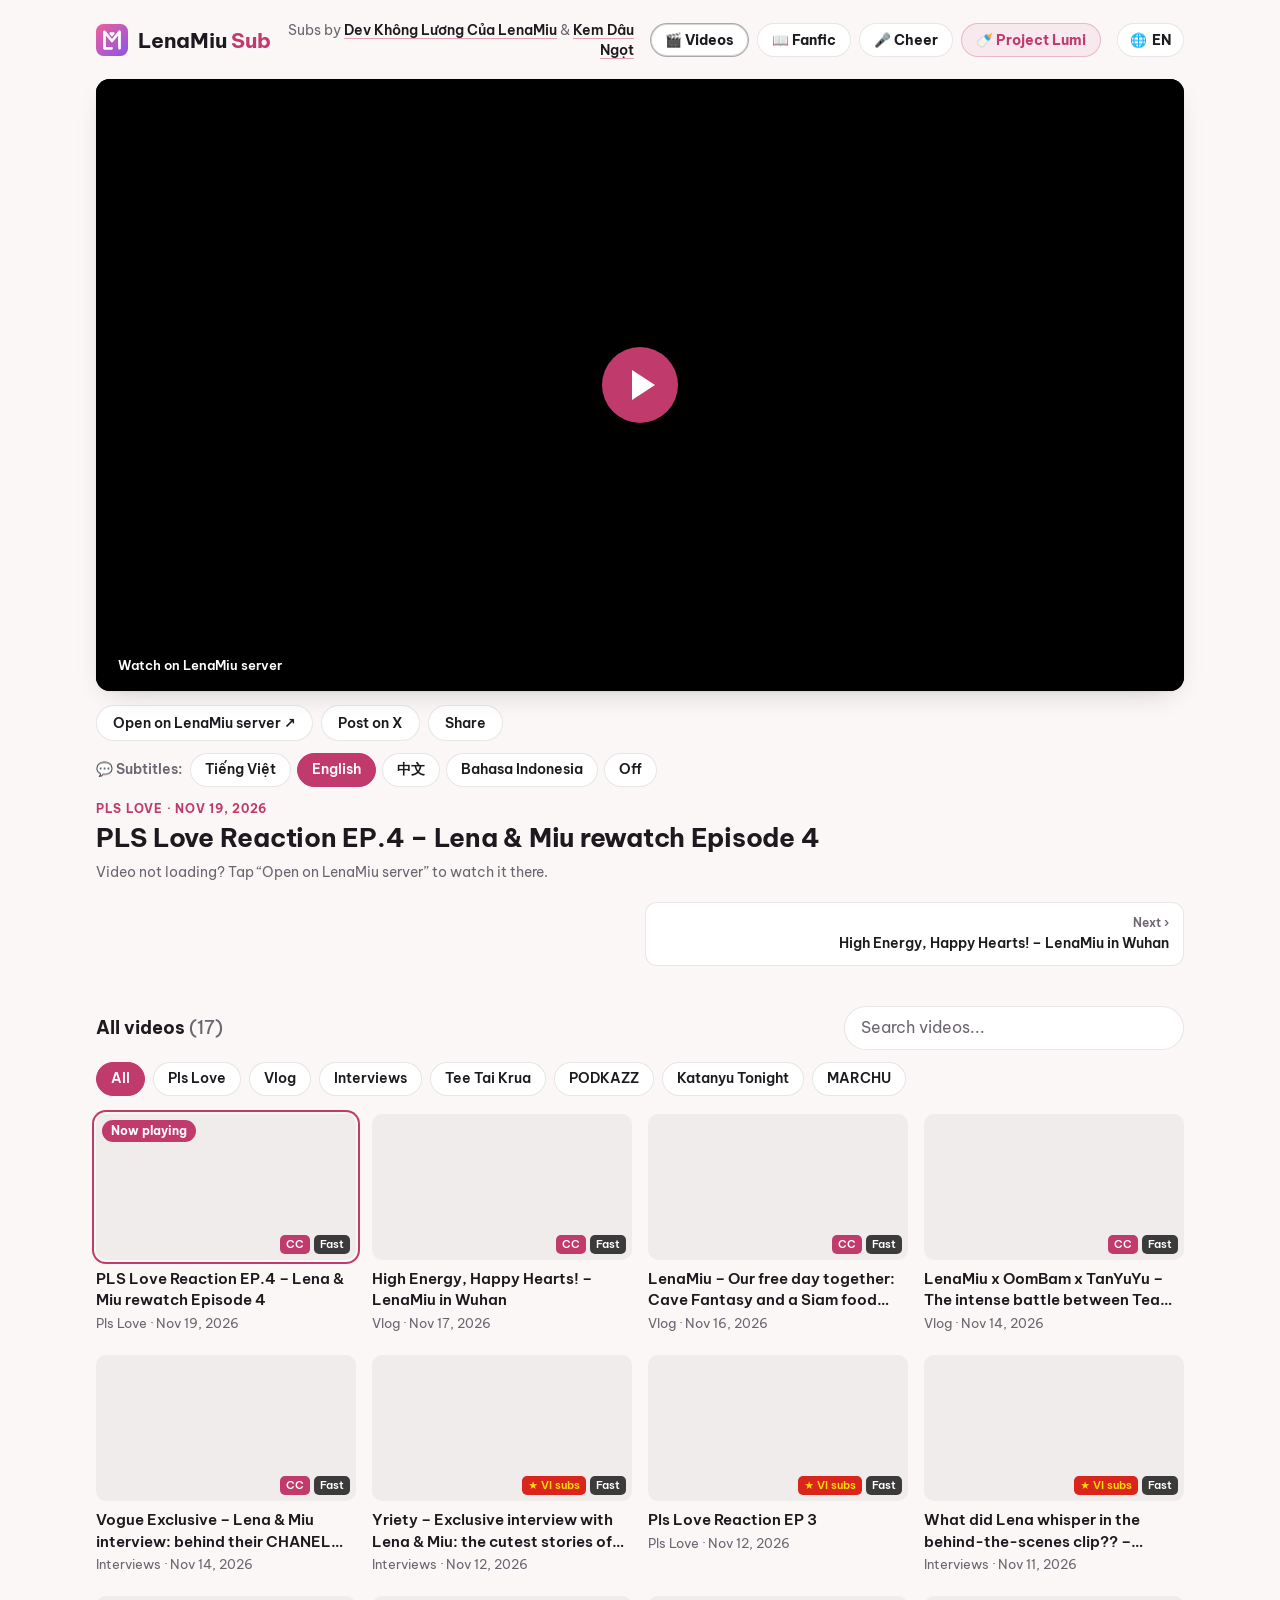
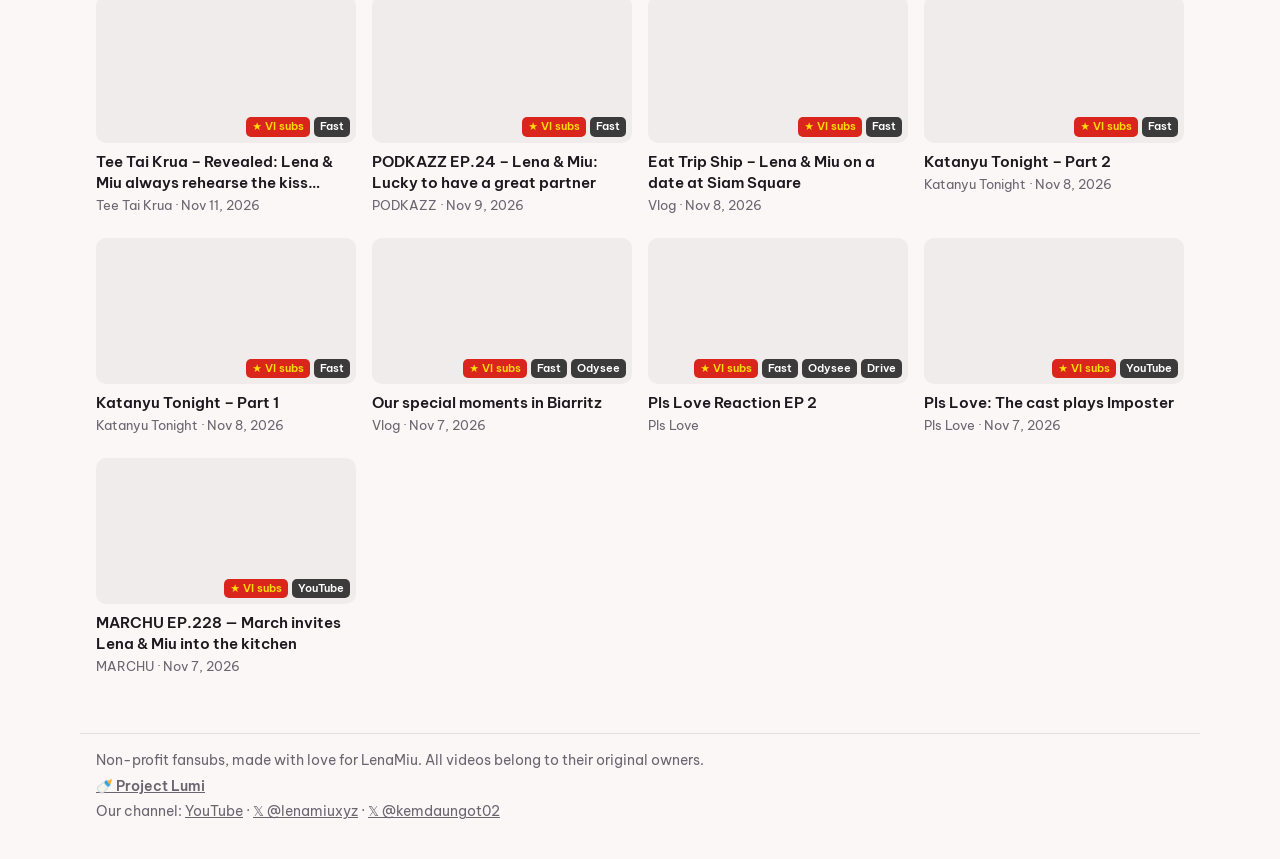
<file: index.html>
<!DOCTYPE html>
<html lang="vi">
<head>
<meta charset="utf-8">
<meta name="viewport" content="width=device-width, initial-scale=1, viewport-fit=cover">
<title>LenaMiu Sub</title>
<meta name="description" content="Video LenaMiu có sub, làm bởi Dev Không Lương Của LenaMiu &amp; Kem Dâu Ngọt.">
<!-- ảnh + tên hiện ra khi dán link vào Messenger, Zalo, Threads, Facebook... -->
<meta property="og:type" content="website">
<meta property="og:site_name" content="LenaMiu Sub">
<meta property="og:locale" content="vi_VN">
<meta property="og:title" content="LenaMiu Sub">
<meta property="og:description" content="Video LenaMiu có sub, làm bởi Dev Không Lương Của LenaMiu &amp; Kem Dâu Ngọt.">
<meta property="og:url" content="https://lenamiu.xyz/">
<meta property="og:image" content="https://lenamiu.xyz/og-image.png?v=3">
<meta property="og:image:type" content="image/png">
<meta property="og:image:width" content="1200">
<meta property="og:image:height" content="630">
<meta property="og:image:alt" content="Logo LenaMiu Sub">
<meta name="twitter:card" content="summary_large_image">
<link rel="canonical" href="https://lenamiu.xyz/">
<!-- cùng trang bằng thứ tiếng khác (chữ giao diện ở i18n.js) -->
<link rel="alternate" hreflang="vi" href="https://lenamiu.xyz/?lang=vi">
<link rel="alternate" hreflang="en" href="https://lenamiu.xyz/?lang=en">
<link rel="alternate" hreflang="th" href="https://lenamiu.xyz/?lang=th">
<link rel="alternate" hreflang="zh-Hans" href="https://lenamiu.xyz/?lang=zh">
<link rel="alternate" hreflang="id" href="https://lenamiu.xyz/?lang=id">
<link rel="alternate" hreflang="x-default" href="https://lenamiu.xyz/">
<!-- logo trên tab trình duyệt và khi lưu ra màn hình chính -->
<link rel="icon" href="favicon.ico" sizes="48x48">
<link rel="icon" href="favicon.svg" type="image/svg+xml">
<link rel="apple-touch-icon" href="apple-touch-icon.png">
<link rel="manifest" href="site.webmanifest">
<meta name="theme-color" content="#faf7f6" media="(prefers-color-scheme: light)">
<meta name="theme-color" content="#121014" media="(prefers-color-scheme: dark)">
<!-- YouTube cần biết trang nào đang nhúng nó, thiếu là báo "Lỗi 153" -->
<meta name="referrer" content="strict-origin-when-cross-origin">
<link rel="preconnect" href="https://fonts.googleapis.com">
<link rel="preconnect" href="https://fonts.gstatic.com" crossorigin>
<!-- font tải song song, không bắt cả trang chờ: Google Fonts chậm thì trang vẫn hiện bằng font máy trước -->
<link rel="stylesheet" href="https://fonts.googleapis.com/css2?family=Be+Vietnam+Pro:wght@400;500;600;700&display=swap"
      media="print" onload="this.media='all'">
<noscript><link rel="stylesheet" href="https://fonts.googleapis.com/css2?family=Be+Vietnam+Pro:wght@400;500;600;700&display=swap"></noscript>
<!-- phần dùng chung mọi trang: đầu trang, dải chữ chạy, hộp donate (đi cùng site.js) -->
<link rel="stylesheet" href="site.css">
<style>
  :root {
    color-scheme: light;
    --bg: #faf7f6; --surface: #ffffff; --surface-2: #f1ecec;
    --text: #1d1a1f; --muted: #6c6570; --line: rgba(29, 26, 31, .10);
    --accent: #c13a6c; --on-accent: #ffffff; --danger: #c62828;
    --team-a: #d63a78; --team-b: #7447dc;   /* LenaMiu hồng, MiuLena tím — lấy từ màu logo */
    --shadow: 0 1px 2px rgba(29, 26, 31, .06), 0 10px 28px -14px rgba(29, 26, 31, .28);
  }
  @media (prefers-color-scheme: dark) {
    :root {
      color-scheme: dark;
      --bg: #121014; --surface: #1b181e; --surface-2: #26222a;
      --text: #f3eff4; --muted: #a39ca8; --line: rgba(255, 255, 255, .09);
      --accent: #f06d9b; --on-accent: #1a0d13; --danger: #ff7b72;
      --team-a: #e5528c; --team-b: #8c62ee;
      --shadow: 0 1px 2px rgba(0, 0, 0, .4), 0 12px 32px -14px rgba(0, 0, 0, .8);
    }
  }
  * { box-sizing: border-box; }
  [hidden] { display: none !important; }
  html { -webkit-text-size-adjust: 100%; }
  body {
    margin: 0; background: var(--bg); color: var(--text);
    font: 400 16px/1.6 "Be Vietnam Pro", system-ui, -apple-system, "Segoe UI", sans-serif;
    -webkit-font-smoothing: antialiased;
  }
  .wrap {
    max-width: 1120px; margin: 0 auto;
    padding-left: max(16px, env(safe-area-inset-left));
    padding-right: max(16px, env(safe-area-inset-right));
  }
  a:focus-visible, button:focus-visible, input:focus-visible {
    outline: 2px solid var(--accent); outline-offset: 2px;
  }

  /* ---------- trình phát ---------- */
  /* màn hình thấp (laptop) thì thu nhỏ khung phát, để tên video vẫn nằm trong màn hình */
  .watch {
    width: min(100%, calc((100vh - 230px) * 16 / 9)); margin: 0 auto 40px;
    scroll-margin-top: 12px;
  }
  .player {
    position: relative; aspect-ratio: 16 / 9; background: #000;
    border-radius: 14px; overflow: hidden; box-shadow: var(--shadow);
  }
  .player iframe, .player video, .facade { position: absolute; inset: 0; width: 100%; height: 100%; border: 0; }
  /* Trình duyệt vẽ phụ đề ở đáy THẺ <video>, không phải đáy phần hình. Nên thẻ <video> luôn được cắt vừa khít
     phần hình (--ar = tỉ lệ thật của video, đặt lúc tải video), căn giữa khung đen .player. */
  .player { container-type: size; }
  .player video {
    background: #000; object-fit: contain; margin: auto;
    width: min(100cqw, 100cqh * (var(--ar, 1.7778)));
    height: min(100cqh, 100cqw / (var(--ar, 1.7778)));
  }
  /* Toàn màn hình: phóng to cả khung .player (nút .fs-btn) chứ không phóng thẳng thẻ <video>. Phóng thẳng <video>
     thì khi cầm điện thoại dọc, thẻ <video> phủ cả màn hình, hình nằm giữa và phụ đề rơi xuống dải đen bên dưới. */
  .player:fullscreen { border-radius: 0; box-shadow: none; }
  .player:-webkit-full-screen { border-radius: 0; box-shadow: none; }
  /* Nút .fs-btn nằm đúng chỗ nút toàn màn hình gốc trên thanh điều khiển (góc dưới bên phải, kế nút ⋮), trông
     giống nút gốc. Nút gốc (bị controlslist="nofullscreen" làm xám) được ẩn nhưng vẫn giữ chỗ, nên các nút khác
     không xê dịch. Vị trí tính theo phần hình (thẻ <video> nằm giữa khung .player): ô 48px thứ 2 tính từ phải,
     hàng nút cách đáy 23px. Hình rộng hơn 1440px (vd toàn màn hình máy tính Full HD) thì Chrome vẽ nút to hơn:
     ô 64px, nút ⋮ cách mép phải 16px, hàng nút cách đáy 24px → --fs-big = 1px khi hình > 1440px, còn lại 0. */
  .fs-btn {
    --fs-w: min(100cqw, 100cqh * (var(--ar, 1.7778)));
    --fs-h: min(100cqh, 100cqw / (var(--ar, 1.7778)));
    --fs-big: clamp(0px, (var(--fs-w) - 1440.5px) * 1000, 1px);
    position: absolute; z-index: 2; padding: 0;
    width: calc(48px + 16 * var(--fs-big)); height: calc(48px + 16 * var(--fs-big));
    right: calc((100cqw - var(--fs-w)) / 2 + 48px + 32 * var(--fs-big));
    bottom: calc((100cqh - var(--fs-h)) / 2 + 23px + var(--fs-big));
    display: grid; place-items: center; border: 0; border-radius: 50%; background: none; color: #fff;
    cursor: pointer; filter: drop-shadow(0 1px 2px rgba(0, 0, 0, .6));
    opacity: 0; pointer-events: none; transition: opacity .25s ease;
  }
  .player.ui .fs-btn, .fs-btn:focus-visible { opacity: 1; pointer-events: auto; }
  .fs-btn svg { width: calc(24px + 8 * var(--fs-big)); height: calc(24px + 8 * var(--fs-big)); }
  .player video[controlslist~="nofullscreen"]::-webkit-media-controls-fullscreen-button { visibility: hidden; }
  .facade {
    display: block; padding: 0; margin: 0; background: #000; cursor: pointer;
    color: #fff; font: inherit; text-decoration: none;
  }
  .facade img {
    width: 100%; height: 100%; object-fit: cover; display: block; opacity: .9;
    transition: opacity .25s ease, transform .5s ease;
  }
  .facade:hover img { opacity: 1; transform: scale(1.015); }
  .facade .play {
    position: absolute; left: 50%; top: 50%; width: 76px; height: 76px; margin: -38px 0 0 -38px;
    border-radius: 50%; background: var(--accent); box-shadow: 0 10px 30px rgba(0, 0, 0, .4);
    transition: transform .2s ease;
  }
  .facade .play::after {
    content: ""; position: absolute; left: 30px; top: 23px;
    border-style: solid; border-width: 15px 0 15px 23px;
    border-color: transparent transparent transparent var(--on-accent);
  }
  .facade:hover .play { transform: scale(1.06); }
  .facade .on {
    position: absolute; left: 12px; bottom: 12px; padding: 4px 10px; border-radius: 999px;
    background: rgba(0, 0, 0, .7); font-size: .8rem; font-weight: 600;
  }

  .meta { padding-top: 14px; }
  .meta-row {
    display: flex; flex-wrap: wrap; align-items: center; justify-content: space-between;
    gap: 10px; margin-bottom: 12px;
  }
  .sources { display: inline-flex; padding: 3px; gap: 2px; background: var(--surface-2); border-radius: 999px; }
  .src {
    font: inherit; font-size: .875rem; font-weight: 600; min-height: 36px; padding: 6px 16px;
    border: 0; border-radius: 999px; background: transparent; color: var(--muted); cursor: pointer;
  }
  .src[aria-pressed="true"] { background: var(--surface); color: var(--text); box-shadow: 0 1px 3px rgba(0, 0, 0, .14); }
  .src:disabled { opacity: .4; cursor: not-allowed; }
  .actions { display: flex; flex-wrap: wrap; gap: 8px; }
  .ghost {
    display: inline-flex; align-items: center;
    font: inherit; font-size: .875rem; font-weight: 600; min-height: 36px; padding: 6px 16px;
    border: 1px solid var(--line); border-radius: 999px; background: var(--surface);
    color: var(--text); cursor: pointer; text-decoration: none;
  }
  .kicker {
    margin: 0; font-size: .78rem; font-weight: 700; letter-spacing: .06em;
    text-transform: uppercase; color: var(--accent);
  }
  .watch h1 {
    margin: 2px 0 0; font-size: clamp(1.25rem, 2.4vw, 1.6rem); line-height: 1.3;
    letter-spacing: -.01em; text-wrap: balance;
  }
  .note { margin: 8px 0 0; color: var(--muted); white-space: pre-line; }
  .hint { margin: 8px 0 0; font-size: .85rem; color: var(--muted); }

  /* ---------- thanh chọn phụ đề (video RAW có sub rời, xem bằng máy chủ riêng) ---------- */
  .subbar { display: flex; flex-wrap: wrap; align-items: center; gap: 6px; margin: 0 0 12px; }
  .subbar-label { flex: none; margin-right: 2px; font-size: .85rem; font-weight: 600; color: var(--muted); }
  .sub {
    flex: none; font: inherit; font-size: .85rem; font-weight: 600; min-height: 34px; padding: 5px 14px;
    border: 1px solid var(--line); border-radius: 999px; background: var(--surface); color: var(--text); cursor: pointer;
  }
  .sub[aria-pressed="true"] { background: var(--accent); border-color: var(--accent); color: var(--on-accent); }
  /* Phụ đề do trang tự vẽ (lớp .subs đè lên đúng phần hình), không để trình duyệt vẽ: trình duyệt trên điện thoại
     tự phóng chữ phụ đề theo cài đặt cỡ chữ / phụ đề của máy, cầm dọc là chữ to đùng che nửa hình. Tự vẽ thì cỡ chữ
     luôn = 5% cạnh ngắn của hình (giống mặc định của trình duyệt), tối thiểu 9px. Phụ đề gốc bị ẩn nhưng vẫn bật,
     để nút CC của trình phát dùng được. iPhone / Safari / Firefox không dùng lớp này (xem OWN_SUBS ở JS). */
  .player.own-subs video::-webkit-media-text-track-container { display: none; }
  .subs {
    display: none; position: absolute; inset: 0; z-index: 1; margin: auto; pointer-events: none;
    width: min(100cqw, 100cqh * (var(--ar, 1.7778)));
    height: min(100cqh, 100cqw / (var(--ar, 1.7778)));
    container-type: size;
  }
  .player.own-subs .subs { display: block; }
  .subs-in {
    position: absolute; left: 0; right: 0; bottom: 0; padding: 0 4% calc(.5em + 5cqh);
    display: flex; flex-direction: column; align-items: center;
    font: 400 max(9px, 5cqmin)/1.35 "Be Vietnam Pro", system-ui, -apple-system, "Segoe UI", sans-serif;
    -webkit-text-size-adjust: none; text-size-adjust: none;
    color: #fff; text-align: center; white-space: pre-line;
  }
  /* Phụ đề đứng yên một chỗ ở phần dưới hình, không nhảy lên khi thanh điều khiển hiện (nhảy lên nhìn rối mắt).
     Toàn màn hình / xoay ngang: hình chạm mép dưới màn hình, chỗ góc bo / thanh điều hướng của máy che mất → cao
     hơn một chút, chừa thêm phần mép máy che (safe-area). */
  .player:fullscreen .subs-in { padding-bottom: calc(.5em + 10cqh + env(safe-area-inset-bottom, 0px)); }
  .player:-webkit-full-screen .subs-in { padding-bottom: calc(.5em + 10cqh + env(safe-area-inset-bottom, 0px)); }
  @media (orientation: landscape) and (max-height: 500px) {
    .subs-in { padding-bottom: calc(.5em + 10cqh + env(safe-area-inset-bottom, 0px)); }
  }
  /* Thẻ <video> tự phóng to kiểu gốc (vd xoay ngang là trình duyệt tự phóng to): phụ đề gốc nằm sát đáy, cũng nâng lên */
  .player video:fullscreen::-webkit-media-text-track-container {
    transform: translateY(calc(-10% - env(safe-area-inset-bottom, 0px)));
  }
  .player video:-webkit-full-screen::-webkit-media-text-track-container {
    transform: translateY(calc(-10% - env(safe-area-inset-bottom, 0px)));
  }
  .subs-in span {
    background: rgba(0, 0, 0, .62); padding: 0 .3em; text-shadow: 0 1px 2px rgba(0, 0, 0, .6);
    -webkit-box-decoration-break: clone; box-decoration-break: clone;
  }
  /* Phụ đề gốc của trình duyệt: còn hiện ở iPhone / Safari / Firefox, và khi thẻ <video> tự phóng to kiểu gốc
     (iPhone toàn màn hình dùng kiểu chữ của máy). Cỡ chữ: 1em = 5% chiều cao hình; nhích lên 13px khi hình nhỏ
     nhưng không quá 1.25em. */
  .player video::cue {
    font-size: clamp(1em, 13px, 1.25em);
    background: rgba(0, 0, 0, .62); color: #fff; line-height: 1.35;
    font-family: "Be Vietnam Pro", system-ui, -apple-system, "Segoe UI", sans-serif;
    text-shadow: 0 1px 2px rgba(0, 0, 0, .6);
  }

  .stepper { display: grid; grid-template-columns: 1fr 1fr; gap: 10px; margin-top: 18px; }
  .step {
    display: block; min-width: 0; padding: 10px 14px; border: 1px solid var(--line);
    border-radius: 12px; background: var(--surface); color: var(--text); text-decoration: none;
    transition: border-color .2s ease;
  }
  .step:hover { border-color: var(--accent); }
  .step.next { grid-column: 2; text-align: right; }
  .step small { display: block; font-size: .75rem; font-weight: 600; color: var(--muted); }
  .step span {
    display: block; font-size: .9rem; font-weight: 600;
    white-space: nowrap; overflow: hidden; text-overflow: ellipsis;
  }

  /* ---------- thư viện ---------- */
  .lib-head {
    display: flex; flex-wrap: wrap; align-items: center; justify-content: space-between;
    gap: 10px 16px; margin-bottom: 12px;
  }
  .lib-head h2 { margin: 0; font-size: 1.1rem; }
  .count { color: var(--muted); font-weight: 500; }
  .search {
    flex: 1 1 220px; max-width: 340px; min-height: 40px; padding: 8px 16px;
    font: inherit; font-size: 16px; color: var(--text);
    background: var(--surface); border: 1px solid var(--line); border-radius: 999px;
  }
  .search::placeholder { color: var(--muted); }
  .chips {
    display: flex; gap: 8px; margin: 0 0 16px; padding-bottom: 2px;
    overflow-x: auto; scrollbar-width: none;
  }
  .chips::-webkit-scrollbar { display: none; }
  .chip {
    flex: none; font: inherit; font-size: .85rem; font-weight: 600; min-height: 34px; padding: 5px 14px;
    border: 1px solid var(--line); border-radius: 999px; background: var(--surface);
    color: var(--text); cursor: pointer;
  }
  .chip[aria-pressed="true"] { background: var(--accent); border-color: var(--accent); color: var(--on-accent); }

  .grid {
    list-style: none; margin: 0; padding: 0; display: grid; gap: 22px 16px;
    grid-template-columns: repeat(auto-fill, minmax(230px, 1fr));
  }
  .card { display: block; color: inherit; text-decoration: none; border-radius: 12px; }
  .thumb {
    position: relative; display: block; aspect-ratio: 16 / 9; overflow: hidden;
    border-radius: 10px; background: var(--surface-2);
  }
  .thumb img { width: 100%; height: 100%; object-fit: cover; display: block; transition: transform .35s ease; }
  .card:hover .thumb img { transform: scale(1.04); }
  /* nhãn trên ảnh bìa: nhiều nhãn thì xuống hàng (canh phải), mỗi nhãn luôn nằm trên một dòng */
  .badges {
    position: absolute; left: 6px; right: 6px; bottom: 6px; display: flex; flex-wrap: wrap-reverse;
    justify-content: flex-end; gap: 4px;
  }
  .badge {
    padding: 1px 6px; border-radius: 5px; background: rgba(0, 0, 0, .75); color: #fff;
    font-size: .68rem; font-weight: 600; line-height: 1.6; white-space: nowrap;
  }
  .badge.cc { background: var(--accent); color: var(--on-accent); }   /* video có nhiều thứ tiếng phụ đề */
  .badge.vi { background: #da251d; color: #ffde00; }                   /* chỉ có phụ đề tiếng Việt (màu cờ) */
  /* dòng nổi bật dưới tên video: chỉ có phụ đề tiếng Việt */
  .sub-only {
    display: inline-flex; align-items: center; gap: 6px; margin: 10px 0 0; padding: 5px 14px;
    border-radius: 999px; font-size: .875rem; font-weight: 700; line-height: 1.4;
    color: #b3160f; background: #fff1d6; border: 1px solid #f3c96b;
  }
  @media (prefers-color-scheme: dark) {
    .sub-only { color: #ffd76a; background: rgba(218, 37, 29, .22); border-color: rgba(255, 215, 106, .35); }
  }
  .card[aria-current="true"] .thumb { box-shadow: 0 0 0 2px var(--bg), 0 0 0 4px var(--accent); }
  .card[aria-current="true"] .thumb::before {
    content: var(--now-label, "Đang xem"); position: absolute; left: 6px; top: 6px; z-index: 1;
    padding: 2px 9px; border-radius: 999px; background: var(--accent); color: var(--on-accent);
    font-size: .72rem; font-weight: 700;
  }
  .c-title {
    display: -webkit-box; -webkit-line-clamp: 2; -webkit-box-orient: vertical; overflow: hidden;
    margin-top: 8px; font-size: .95rem; font-weight: 600; line-height: 1.4;
  }
  .c-meta { display: block; margin-top: 2px; font-size: .8rem; color: var(--muted); }
  .empty { margin: 8px 0 0; color: var(--muted); }
  .local-note {
    margin: 0 0 16px; padding: 10px 14px; border-radius: 10px;
    background: var(--surface-2); color: var(--text); font-size: .875rem;
  }

  .foot {
    margin-top: 56px; padding-top: 16px; padding-bottom: 32px;
    border-top: 1px solid var(--line); color: var(--muted); font-size: .85rem;
  }
  .foot p { margin: 0 0 4px; }
  .foot a { color: inherit; }
  .foot .social { white-space: nowrap; }   /* "𝕏 @tên" không bị tách dòng */

  /* ---------- hộp "Đăng lên X" ---------- */
  .sheet textarea {
    display: block; width: 100%; min-height: 170px; padding: 12px 14px; resize: vertical;
    font: inherit; font-size: 16px; line-height: 1.5; color: var(--text);
    background: var(--bg); border: 1px solid var(--line); border-radius: 12px;
  }
  .sheet textarea:focus-visible { outline: 2px solid var(--accent); outline-offset: 1px; }
  .sheet-row { display: flex; align-items: center; justify-content: space-between; gap: 10px; margin-top: 10px; }
  .x-count { font-size: .8rem; color: var(--muted); font-variant-numeric: tabular-nums; text-align: right; }
  .x-count.over { color: var(--danger); font-weight: 600; }
  /* (khung hộp nổi, đầu trang, dải chữ chạy, hộp donate: ở site.css, dùng chung cho mọi trang) */
  .primary {
    display: inline-flex; align-items: center; justify-content: center; min-height: 40px; padding: 8px 18px;
    border-radius: 999px; background: var(--accent); color: var(--on-accent);
    font-size: .9rem; font-weight: 700; text-decoration: none;
  }

  @media (max-width: 640px) {
    .player { margin: 0 calc(-1 * max(16px, env(safe-area-inset-left))); border-radius: 0; box-shadow: none; }
    .grid { grid-template-columns: 1fr 1fr; gap: 18px 12px; }
    .c-title { font-size: .9rem; }
  }
  @media (prefers-reduced-motion: reduce) {
    *, *::before, *::after { transition-duration: .01ms !important; }
  }
</style>
</head>
<body>

<script>
  // videos.js (danh sách video + cấu hình), i18n.js (chữ giao diện 5 thứ tiếng) và site.js (dải chữ chạy,
  // đầu trang, hộp donate, đổi ngôn ngữ — dùng chung mọi trang).
  // GitHub Pages cho trình duyệt giữ file 10 phút; thêm ?v=giờ-hiện-tại để lần nào cũng lấy bản mới nhất.
  (function () { var v = Date.now(); document.write('<script src="videos.js?v=' + v + '"><\/script><script src="i18n.js?v=' + v + '"><\/script><script src="site.js?v=' + v + '"><\/script>'); })();
</script>

<main class="wrap">

  <!-- data-i18n / data-i18n-attr: chữ đổi theo ngôn ngữ (bảng chữ ở i18n.js) -->
  <section class="watch" id="watch" aria-label="Đang xem" data-i18n-attr="aria-label:v.watching" hidden>
    <div class="player" id="player"></div>
    <div class="meta">
      <div class="meta-row">
        <div class="sources" id="sources" role="group" aria-label="Nguồn phát" data-i18n-attr="aria-label:v.sources"></div>
        <div class="actions">
          <a class="ghost" id="openLink" href="#" target="_blank" rel="noopener"></a>
          <button type="button" class="ghost" id="xBtn" data-i18n="v.xBtn">Đăng lên X</button>
          <button type="button" class="ghost" id="shareBtn" data-i18n="v.share">Chia sẻ</button>
        </div>
      </div>
      <!-- chọn thứ tiếng phụ đề: chỉ hiện với video RAW có ô subs trong videos.js -->
      <div class="subbar" id="subbar" role="group" aria-label="Phụ đề" data-i18n-attr="aria-label:v.subsAria" hidden></div>
      <p class="kicker" id="watchKicker"></p>
      <h1 id="watchTitle"></h1>
      <!-- video chỉ có phụ đề tiếng Việt (in sẵn trong hình, không có ô subs): báo nổi bật ngay dưới tên -->
      <p class="sub-only" id="subsNote" hidden></p>
      <p class="note" id="watchNote"></p>
      <p class="hint" id="watchHint"></p>
      <nav class="stepper" id="stepper" aria-label="Video khác" data-i18n-attr="aria-label:v.others">
        <a class="step prev" id="prevLink" href="#"><small data-i18n="v.prev">‹ Trước</small><span></span></a>
        <a class="step next" id="nextLink" href="#"><small data-i18n="v.next">Sau ›</small><span></span></a>
      </nav>
    </div>
  </section>

  <section aria-labelledby="libTitle">
    <div class="lib-head">
      <h2 id="libTitle"><span data-i18n="v.all">Tất cả video</span> <span class="count" id="count"></span></h2>
      <input class="search" id="search" type="search" placeholder="Tìm video..."
             aria-label="Tìm video" data-i18n-attr="placeholder:v.search,aria-label:v.searchAria"
             autocomplete="off" spellcheck="false">
    </div>
    <div class="chips" id="chips" role="group" aria-label="Lọc theo nhóm" data-i18n-attr="aria-label:v.chips"></div>
    <ul class="grid" id="grid"></ul>
    <p class="empty" id="empty" hidden></p>
  </section>

</main>

<dialog class="sheet" id="xDialog" aria-labelledby="xTitle">
  <form method="dialog" class="sheet-in">
    <div class="sheet-head">
      <h2 id="xTitle" data-i18n="v.xBtn">Đăng lên X</h2>
      <button class="icon-btn" value="close" aria-label="Đóng" data-i18n-attr="aria-label:close">✕</button>
    </div>
    <p class="sheet-sub" data-i18n="v.xSub">Nội dung đã viết sẵn, sửa thoải mái trước khi đăng nha.</p>
    <textarea id="xText" rows="7" aria-label="Nội dung bài đăng" data-i18n-attr="aria-label:v.xText"></textarea>
    <div class="sheet-row">
      <button type="button" class="ghost" id="xAgain" data-i18n="v.xAgain">↻ Viết câu khác</button>
      <span class="x-count" id="xCount" aria-live="polite"></span>
    </div>
    <div class="sheet-actions">
      <button type="button" class="ghost" id="xCopy" data-i18n="v.xCopy">Chép nội dung</button>
      <a class="primary" id="xGo" href="https://x.com/intent/tweet" target="_blank" rel="noopener" autofocus data-i18n="v.xGo">Mở X để đăng ↗</a>
    </div>
  </form>
</dialog>

<footer class="foot wrap">
  <p id="footText"></p>
  <p id="visits" hidden></p>
  <p data-donate-wrap hidden><a href="#lumi" class="donate-link" data-donate></a></p>
  <!-- link X của người làm sub (site.socials trong videos.js) được thêm vào sau link YouTube -->
  <p id="channels"><span data-i18n="v.channel">Kênh của tụi mình:</span>
     <a href="https://www.youtube.com/@dangtthuynhi" target="_blank" rel="noopener">YouTube</a></p>
</footer>

<script>
(function () {
  'use strict';

  const DATA = window.VIETSUB || {};
  const SITE = Object.assign(
    { title: 'LenaMiu Sub', tagline: '', footer: '', dailymotionPlayerId: '', videoBase: '' }, DATA.site);

  // Ngôn ngữ: chữ giao diện ở i18n.js, chọn ngôn ngữ ở site.js (nút 🌐). Tên video dịch ở videos.js (title_en...).
  const LM = window.LM || {};
  const LANG = LM.lang || 'vi';
  const LOC = LM.locale || 'vi-VN';
  const VI = (window.LM_I18N || {}).vi || {};
  const t = LM.t || ((k, vars) => String(k in VI ? VI[k] : k)
    .replace(/\{(\w+)\}/g, (m, x) => (vars && x in vars ? String(vars[x]) : m)));
  const tr = LM.tr || ((o, f) => (o ? o[f] : ''));
  if (LM.applyI18n) LM.applyI18n();
  document.documentElement.style.setProperty('--now-label', JSON.stringify(t('v.watching')));
  // Tên nhóm đã dịch (site.groupNames trong videos.js), không có thì giữ nguyên tên nhóm
  function groupName(g) {
    const m = g && (SITE.groupNames || {})[g];
    return (m && LANG !== 'vi' && m[LANG]) || g;
  }
  // Link gửi đi (Chia sẻ, Đăng lên X) kèm ?lang= khi đang xem bằng tiếng nước ngoài, để người nhận thấy cùng thứ tiếng
  const langQuery = LANG === 'vi' ? '' : '?lang=' + LANG;
  if (LANG !== 'vi') {
    const canon = document.querySelector('link[rel="canonical"]');
    if (canon) canon.href = 'https://lenamiu.xyz/' + langQuery;
  }

  // Thứ tự ưu tiên khi một video có nhiều nguồn. Video trên máy chủ riêng (kho R2) xếp đầu:
  // phát bằng trình phát gốc của trình duyệt nên nhanh nhất, iPhone xem mượt.
  // Drive xếp sau Odysee vì trình phát Drive trên iPhone bị hai bộ nút chồng nhau.
  const SOURCES = ['file', 'youtube', 'odysee', 'drive', 'dailymotion'];
  const LABEL = { file: t('v.srcFile'), youtube: 'YouTube', odysee: 'Odysee', drive: 'Google Drive',
                  dailymotion: 'Dailymotion' };
  const BADGE = { file: t('v.badgeFile'), youtube: 'YouTube', odysee: 'Odysee', drive: 'Drive', dailymotion: 'Dailymotion' };
  // Địa chỉ máy chủ phát video (Cloudflare Worker + kho R2), vd https://lenamiu-video.xxx.workers.dev/
  const VIDEO_BASE = String(SITE.videoBase || '').trim().replace(/\/*$/, '/');
  const SRC_KEY = 'vietsub_src';
  // Lượt truy cập + lượt xem: máy chủ đếm là Cloudflare Worker (statsApi trong videos.js)
  const STATS_API = String(SITE.statsApi || '').trim().replace(/\/+$/, '');
  const views = {};          // id video → số lượt xem
  let statsReady = false;    // đã lấy được số liệu từ máy chủ chưa
  let siteVisits = 0;
  const reduced = matchMedia('(prefers-reduced-motion: reduce)').matches;
  const $ = (id) => document.getElementById(id);

  function el(tag, cls, text) {
    const n = document.createElement(tag);
    if (cls) n.className = cls;
    if (text != null) n.textContent = text;
    return n;
  }

  // Ảnh bìa lỗi (Drive hay giới hạn lượt tải ảnh) thì bỏ ảnh đi, để lại khung màu
  // thay vì biểu tượng ảnh vỡ
  function thumbImg(src, lazy) {
    const img = el('img');
    img.alt = '';
    if (lazy) { img.loading = 'lazy'; img.decoding = 'async'; }
    img.addEventListener('error', () => img.remove(), { once: true });
    img.src = src;
    return img;
  }

  function store(key, val) {
    try { return val === undefined ? localStorage.getItem(key) : localStorage.setItem(key, val); }
    catch (e) { return null; }
  }

  // Bỏ dấu tiếng Việt + chữ thường, để tìm "pls love" ra cả "Pls Love"
  function norm(s) {
    return String(s || '').normalize('NFD').replace(/[̀-ͯ]/g, '')
      .replace(/đ/g, 'd').replace(/Đ/g, 'D').toLowerCase();
  }
  function slug(s) { return norm(s).replace(/[^a-z0-9]+/g, '-').replace(/^-+|-+$/g, ''); }

  // Nhận ID trần hoặc mọi kiểu link: youtu.be/…, watch?v=…, /shorts/…, /embed/…, /live/…
  function ytId(s) {
    s = String(s || '').trim();
    if (/^[\w-]{11}$/.test(s)) return s;
    const m = s.match(/(?:youtu\.be\/|[?&]v=|\/(?:embed|shorts|live)\/)([\w-]{11})/);
    return m ? m[1] : '';
  }
  // Nhận ID trần hoặc link dailymotion.com/video/…, dai.ly/…, ?video=…
  function dmId(s) {
    s = String(s || '').trim();
    if (/^x[0-9a-z]{4,}$/i.test(s)) return s;
    const m = s.match(/(?:dailymotion\.com\/(?:embed\/)?video\/|dai\.ly\/|[?&]video=)([0-9a-z]+)/i);
    return m ? m[1] : '';
  }
  // Nhận ID trần hoặc link drive.google.com/file/d/…/view, open?id=…, uc?id=…
  function driveId(s) {
    s = String(s || '').trim();
    const m = s.match(/(?:\/file\/d\/|[?&]id=)([\w-]{20,})/);
    if (m) return m[1];
    return /^[\w-]{25,}$/.test(s) ? s : '';
  }
  // Nhận link odysee.com/<tên>:<mã> (có thể kèm @kênh:x/ ở trước) hoặc lbry://<tên>#<mã>.
  // Trả về đường dẫn dạng "tên:mã" (chưa mã hoá) để ghép vào link nhúng / link xem.
  function odyseeId(s) {
    s = String(s || '').trim();
    let m = s.match(/odysee\.com\/(?:\$\/embed\/)?([^?#]+)/);
    if (m) { try { return decodeURIComponent(m[1]).replace(/\/+$/, ''); } catch (e) { return ''; } }
    m = s.match(/^lbry:\/\/(.+)$/);
    return m ? m[1].replace(/#/g, ':') : '';
  }
  // Video trên máy chủ riêng: tên file trên kho R2 (vd 'pls-love-ep2.mp4') hoặc nguyên link https://...mp4
  function fileUrl(s) {
    s = String(s || '').trim();
    if (!s) return '';
    if (/^https?:\/\//i.test(s)) return s;
    if (!VIDEO_BASE || VIDEO_BASE === '/') {
      console.warn('[vietsub] Có video "' + s + '" nhưng chưa điền videoBase trong videos.js.');
      return '';
    }
    return VIDEO_BASE + s.replace(/^\/+/, '').split('/').map(encodeURIComponent).join('/');
  }
  function odyseePath(p) {
    return p.split('/').map((seg) => encodeURIComponent(seg).replace(/%3A/gi, ':').replace(/%40/g, '@')).join('/');
  }

  // Ngày đăng: tiếng Việt viết 08/11/2026, thứ tiếng khác viết theo kiểu của họ (Nov 8, 2026 · 2026年11月8日...)
  function fmtDate(s) {
    const m = /^(\d{4})-(\d{2})-(\d{2})$/.exec(String(s || '').trim());
    if (!m) return String(s || '');
    if (LANG !== 'vi') {
      try {
        return new Intl.DateTimeFormat(LOC, { day: 'numeric', month: 'short', year: 'numeric' })
          .format(new Date(+m[1], +m[2] - 1, +m[3]));
      } catch (e) { /* trình duyệt cũ: dùng kiểu ngày/tháng/năm */ }
    }
    return m[3] + '/' + m[2] + '/' + m[1];
  }

  /* ---------- phụ đề rời: nhiều thứ tiếng cho cùng một video RAW ---------- */
  const SUB_KEY = 'lm_sub';                  // thứ tiếng phụ đề người xem đã chọn ('off' = tắt)
  const SUB_V = Date.now();                  // GitHub Pages giữ file 10 phút: thêm ?v= để sửa sub là thấy ngay
  const LANG_CODES = (LM.langs || []).map((l) => l.code);
  // xếp thứ tiếng theo thứ tự trong menu 🌐 (Việt, Anh, Thái, Trung, Indonesia), thứ tiếng lạ để sau cùng
  function subOrder(codes) {
    const rank = (c) => (LANG_CODES.includes(c) ? LANG_CODES.indexOf(c) : 99);
    return codes.slice().sort((a, b) => rank(a) - rank(b));
  }
  function subName(code) {
    const l = (LM.langs || []).find((x) => x.code === code);
    return l ? l.name.replace(/[（(].*$/, '').trim() : code.toUpperCase();
  }
  // Sub mặc định: lựa chọn lần trước → thứ tiếng của trang đang xem → tiếng Việt → thứ tiếng đầu tiên có
  function chooseSub(v) {
    if (!v.subLangs.length) return '';
    const saved = store(SUB_KEY);
    if (saved === 'off') return 'off';
    for (const c of [saved, LANG, 'vi']) if (c && v.subs[c]) return c;
    return v.subLangs[0];
  }

  /* ---------- đọc danh sách video ---------- */
  const used = new Set();
  const videos = (DATA.videos || []).map((v, i) => {
    const ids = { file: fileUrl(v.video), youtube: ytId(v.youtube), odysee: odyseeId(v.odysee),
                  drive: driveId(v.drive), dailymotion: dmId(v.dailymotion) };
    if (!SOURCES.some((s) => ids[s])) {
      console.warn('[vietsub] Bỏ qua video thứ ' + (i + 1) + ' "' + (v.title || '') +
                   '": không đọc được link video nào (video, YouTube, Odysee, Google Drive, Dailymotion).');
      return null;
    }
    const base = slug(v.id || v.title) || 'video-' + (i + 1);
    let id = base;
    for (let n = 2; used.has(id); n++) id = base + '-' + n;
    used.add(id);
    // tìm kiếm được bằng tên / ghi chú ở mọi thứ tiếng (gõ tên tiếng Anh hay tiếng Việt đều ra)
    const allText = Object.keys(v).filter((k) => /^(title|note)(_[a-z]{2})?$/.test(k)).map((k) => v[k]);
    // Phụ đề rời (video RAW): subs: { vi: 'id.vi.vtt', en: 'id.en.vtt' } → file trong thư mục subs/
    const subs = {};
    if (v.subs && typeof v.subs === 'object' && ids.file) {
      for (const [k, f] of Object.entries(v.subs)) {
        const code = String(k).toLowerCase(), file = String(f || '').trim();
        if (!/^[a-z]{2,3}$/.test(code) || !file) continue;
        subs[code] = /^https?:\/\//i.test(file) || file.includes('/') ? file : 'subs/' + file;
      }
    }
    const subLangs = subOrder(Object.keys(subs));
    return {
      id, ids, subs, subLangs,
      // chỉ có phụ đề tiếng Việt: chưa có sub rời (sub in cứng trong hình) hoặc sub rời chỉ có tiếng Việt
      viOnly: !subLangs.length || (subLangs.length === 1 && subLangs[0] === 'vi'),
      title: tr(v, 'title') || t('v.untitled'),
      group: v.group || '', date: v.date || '', note: tr(v, 'note') || '', hashtags: v.hashtags || '',
      thumb: v.thumb ||
        // lệnh up-video tải kèm ảnh bìa .jpg cùng tên với video
        (ids.file && /\.mp4(\?|$)/i.test(ids.file) ? ids.file.replace(/\.mp4(\?|$)/i, '.jpg$1')
        : ids.youtube ? 'https://i.ytimg.com/vi/' + ids.youtube + '/hqdefault.jpg'
        : ids.drive ? 'https://drive.google.com/thumbnail?id=' + ids.drive + '&sz=w640'
        : ids.dailymotion ? 'https://www.dailymotion.com/thumbnail/video/' + ids.dailymotion
        : ''),
      // Odysee không có link ảnh bìa cố định → hỏi API của Odysee sau (fillOdyseeThumbs)
      needThumb: !v.thumb && !ids.file && !ids.youtube && !!ids.odysee,
      text: norm([...allText, v.group, groupName(v.group), fmtDate(v.date)].join(' ')),
      visible: true
    };
  }).filter(Boolean);

  const has = (v, s) => !!v.ids[s];
  const sourcesOf = (v) => SOURCES.filter((s) => has(v, s));

  let cur = null;
  let src = 'youtube';
  let group = '';
  let query = '';
  let curSub = '';           // thứ tiếng phụ đề đang bật cho video đang xem ('off' = tắt, '' = video không có sub rời)

  $('footText').textContent = tr(SITE, 'footer') || '';
  // Chân trang: thêm trang X của người làm sub cạnh link YouTube
  (LM.socials || []).forEach((p) => $('channels').append(' · ', LM.socialLink(p, '𝕏 @' + p.handle)));

  /* (hộp donate, thanh PK, dải chữ chạy: ở site.js, dùng chung cho mọi trang; trang này gọi qua window.LM) */

  // Mở thẳng file trong máy thì trình duyệt không gửi Referer → YouTube báo lỗi 153.
  // Chỉ chủ trang mới mở kiểu này, nên nhắc ngay trên trang cho khỏi tưởng web hỏng.
  if (location.protocol === 'file:') {
    document.querySelector('main').prepend(el('p', 'local-note',
      'Đang mở file trong máy nên YouTube sẽ báo “Lỗi 153”. Xem thử trên ' +
      'https://lenamiu.xyz hoặc mở bằng Live Server thì video chạy bình thường.'));
  }

  if (!videos.length) {
    $('count').textContent = '(0)';
    $('search').hidden = true;
    $('empty').hidden = false;
    $('empty').textContent = t('v.empty');
    console.info('[vietsub] Thêm video vào videos.js nha.');
    return;
  }
  $('watch').hidden = false;

  /* ---------- thư viện ---------- */
  videos.forEach((v) => {
    const li = el('li');
    const a = el('a', 'card');
    a.href = '#' + v.id;
    a.dataset.id = v.id;

    const thumb = el('span', 'thumb');
    const badges = el('span', 'badges');
    if (v.subLangs.length > 1) {          // nhiều thứ tiếng phụ đề: nhãn CC, rê chuột thấy danh sách
      const cc = el('span', 'badge cc', 'CC');
      cc.title = v.subLangs.map(subName).join(' · ');
      badges.append(cc);
    } else if (v.viOnly) {                // chỉ có phụ đề tiếng Việt: nhãn ★ Sub Việt màu cờ
      const vi = el('span', 'badge vi', '★ ' + t('v.viBadge'));
      vi.title = t('v.viBadgeTitle');
      badges.append(vi);
    }
    sourcesOf(v).forEach((s) => badges.append(el('span', 'badge', BADGE[s])));
    if (v.thumb) thumb.append(thumbImg(v.thumb, true));
    thumb.append(badges);

    const metaEl = el('span', 'c-meta');   // nhóm · ngày · lượt xem
    a.append(thumb, el('span', 'c-title', v.title), metaEl);
    li.append(a);
    $('grid').append(li);
    v.li = li; v.card = a; v.metaEl = metaEl;
    paintMeta(v);
  });

  // Lấy ảnh bìa cho các video Odysee qua API của Odysee, có ảnh rồi thì gắn vào thẻ video
  // (và khung phát nếu đang chờ bấm phát).
  // Cố ý KHÔNG đặt Content-Type: application/json — kiểu đó trình duyệt phải hỏi trước
  // (preflight) mà Odysee trả lời thiếu Access-Control-Allow-Origin nên bị chặn.
  // Gửi dạng chữ thường (text/plain) thì không cần hỏi trước, Odysee vẫn đọc được.
  (function fillOdyseeThumbs() {
    const need = videos.filter((v) => v.needThumb);
    if (!need.length || !window.fetch) return;
    const urls = need.map((v) => 'lbry://' + v.ids.odysee.replace(/:/g, '#'));
    fetch('https://api.na-backend.odysee.com/api/v1/proxy?m=resolve', {
      method: 'POST',
      body: JSON.stringify({ jsonrpc: '2.0', id: 1, method: 'resolve', params: { urls } })
    })
      .then((r) => r.json())
      .then((d) => {
        need.forEach((v, i) => {
          const c = d && d.result && d.result[urls[i]];
          const t = c && c.value && c.value.thumbnail && c.value.thumbnail.url;
          if (!t) return;
          v.thumb = t;
          const box = v.card.querySelector('.thumb');
          const old = box.querySelector('img');
          if (old) old.remove();
          box.prepend(thumbImg(t, true));
          if (v === cur && !$('player').querySelector('iframe, video')) showPlayer(false);
        });
      })
      .catch(() => {});   // không lấy được thì để khung màu
  })();

  const groups = [...new Set(videos.map((v) => v.group).filter(Boolean))];
  if (groups.length >= 2) {
    ['', ...groups].forEach((g) => {
      const b = el('button', 'chip', g ? groupName(g) : t('v.allChip'));
      b.type = 'button';
      b.setAttribute('aria-pressed', String(g === group));
      b.addEventListener('click', () => {
        group = g;
        $('chips').querySelectorAll('.chip')
          .forEach((c) => c.setAttribute('aria-pressed', String(c === b)));
        applyFilter();
      });
      $('chips').append(b);
    });
  } else {
    $('chips').hidden = true;
  }

  $('search').addEventListener('input', (e) => { query = e.target.value; applyFilter(); });

  function applyFilter() {
    const terms = norm(query).split(/\s+/).filter(Boolean);
    let shown = 0;
    videos.forEach((v) => {
      v.visible = (!group || v.group === group) && terms.every((t) => v.text.includes(t));
      v.li.hidden = !v.visible;
      if (v.visible) shown++;
    });
    $('count').textContent = shown === videos.length
      ? '(' + videos.length + ')' : '(' + shown + '/' + videos.length + ')';
    $('empty').hidden = shown > 0;
    if (!shown) {
      $('empty').textContent = query.trim() ? t('v.noMatch', { q: query.trim() }) : t('v.groupEmpty');
    }
    updateStepper();
  }

  /* ---------- trình phát ---------- */
  // Dailymotion chặn nhúng ("Forbidden") nếu thiếu Player ID,
  // nên chưa có Player ID thì mở video qua trang Dailymotion
  const DM_PLAYER = String(SITE.dailymotionPlayerId || '').trim();
  if (!DM_PLAYER && videos.some((v) => has(v, 'dailymotion'))) {
    console.warn('[vietsub] Chưa điền dailymotionPlayerId trong videos.js: video Dailymotion ' +
                 'sẽ mở qua trang Dailymotion thay vì phát ngay trên web.');
  }

  function embedUrl(v, s) {
    if (s === 'youtube') {
      // origin: báo thêm cho YouTube trang nào đang nhúng, phòng khi trình duyệt chặn Referer
      const origin = /^https?:$/.test(location.protocol)
        ? '&origin=' + encodeURIComponent(location.origin) : '';
      return 'https://www.youtube-nocookie.com/embed/' + v.ids.youtube +
             '?autoplay=1&rel=0&playsinline=1&hl=' + (LANG === 'zh' ? 'zh-CN' : LANG) + origin;
    }
    if (s === 'odysee') return 'https://odysee.com/$/embed/' + odyseePath(v.ids.odysee);
    if (s === 'drive') return 'https://drive.google.com/file/d/' + v.ids.drive + '/preview';
    return 'https://geo.dailymotion.com/player/' + DM_PLAYER + '.html?video=' + v.ids.dailymotion;
  }

  function watchUrl(v, s) {
    if (s === 'file') return v.ids.file;
    if (s === 'youtube') return 'https://www.youtube.com/watch?v=' + v.ids.youtube;
    if (s === 'odysee') return 'https://odysee.com/' + odyseePath(v.ids.odysee);
    if (s === 'drive') return 'https://drive.google.com/file/d/' + v.ids.drive + '/view';
    return 'https://www.dailymotion.com/video/' + v.ids.dailymotion;
  }

  // Nút toàn màn hình riêng (xem chú thích .fs-btn ở CSS): phóng to cả khung #player để phụ đề luôn nằm trong hình.
  // Chỉ dùng ở trình duyệt ẩn được nút toàn màn hình gốc (Chrome, Edge, Samsung, Cốc Cốc...). iPhone không cho
  // phóng to khung, Firefox không ẩn được nút gốc → giữ nguyên nút gốc của trình phát.
  const FS_OK = !!(document.fullscreenEnabled || document.webkitFullscreenEnabled) &&
                'controlsList' in HTMLMediaElement.prototype;
  const fsEl = () => document.fullscreenElement || document.webkitFullscreenElement || null;
  const FS_SVG = (d) => '<svg viewBox="0 0 24 24" fill="none" stroke="currentColor" stroke-width="2.2" ' +
    'stroke-linecap="round" stroke-linejoin="round" aria-hidden="true"><path d="' + d + '"/></svg>';
  const FS_ICON = { enter: FS_SVG('M4 9V4h5M20 9V4h-5M4 15v5h5M20 15v5h-5'),
                    exit: FS_SVG('M9 4v5H4M15 4v5h5M9 20v-5H4M15 20v-5h5') };
  function paintFs() {
    const fb = $('player').querySelector('.fs-btn');
    if (!fb) return;
    const on = fsEl() === $('player');
    fb.innerHTML = on ? FS_ICON.exit : FS_ICON.enter;
    fb.title = t(on ? 'v.fsExit' : 'v.fs');
    fb.setAttribute('aria-label', fb.title);
  }
  function toggleFs() {
    const box = $('player');
    const p = fsEl()
      ? (document.exitFullscreen || document.webkitExitFullscreen).call(document)
      : (box.requestFullscreen || box.webkitRequestFullscreen).call(box, { navigationUI: 'hide' });
    if (p && p.catch) p.catch(() => {});
  }

  // Thanh điều khiển của trình phát hiện ra mỗi khi chạm / rê chuột vào video, đang phát thì vài giây sau tự ẩn
  // (đang dừng thì hiện luôn). Trang đoán theo đó, gắn lớp .ui lên khung để hiện nút toàn màn hình cùng lúc.
  let uiHide = 0;
  function pokeUi() {
    const box = $('player');
    if (!box.querySelector('video')) return;
    box.classList.add('ui');
    clearTimeout(uiHide);
    uiHide = setTimeout(() => {
      const vd = box.querySelector('video');
      if (vd && !vd.paused) box.classList.remove('ui');
    }, 2500);
  }
  ['pointerdown', 'pointermove'].forEach((ev) => $('player').addEventListener(ev, pokeUi, { passive: true }));
  // chuột rời khỏi video lúc đang phát: thanh điều khiển gốc ẩn ngay → nút cũng ẩn theo
  $('player').addEventListener('pointerleave', (e) => {
    const vd = $('player').querySelector('video');
    if (e.pointerType !== 'mouse' || !vd || vd.paused) return;
    clearTimeout(uiHide);
    $('player').classList.remove('ui');
  });

  // Phụ đề tự vẽ (xem chú thích .subs ở CSS). Chỉ dùng ở trình duyệt có nút toàn màn hình riêng (FS_OK: Chrome,
  // Edge, Samsung, Cốc Cốc...) và ẩn được phụ đề gốc. Lý do:
  // - iPhone / iPad / Safari xem toàn màn hình bằng trình phát gốc, phụ đề lúc đó được chụp lại TỪ lớp phụ đề gốc
  //   trong trang → lớp gốc bị ẩn là toàn màn hình mất phụ đề. Nên Safari giữ phụ đề gốc như cũ.
  // - Firefox không ẩn được phụ đề gốc → tự vẽ thêm là 2 lớp phụ đề chồng nhau.
  const OWN_SUBS = FS_OK && !!(window.CSS && CSS.supports &&
                               CSS.supports('selector(video::-webkit-media-text-track-container)'));
  function paintCues() {
    const box = $('player');
    const layer = box.querySelector('.subs-in');
    const vd = box.querySelector('video');
    if (!layer || !vd) return;
    const tt = Array.from(vd.textTracks).find((x) => x.mode === 'showing');
    const cues = tt && tt.activeCues ? Array.from(tt.activeCues) : [];
    layer.lang = tt ? tt.language : '';
    layer.replaceChildren(...cues.map((c) => {
      const s = el('span');
      s.append(c.getCueAsHTML ? c.getCueAsHTML() : c.text);   // giữ chữ nghiêng <i> trong file .vtt
      const line = el('div');
      line.append(s);
      return line;
    }));
  }
  // Thẻ <video> tự phóng to kiểu gốc (vd Chrome điện thoại xoay ngang là tự phóng to video): lớp .subs nằm ngoài
  // thẻ <video> nên không thấy → trả lại phụ đề gốc của trình duyệt.
  function syncOwnSubs() {
    const box = $('player');
    const vd = box.querySelector('video');
    box.classList.toggle('own-subs', !!(vd && box.querySelector('.subs') && fsEl() !== vd));
  }
  ['fullscreenchange', 'webkitfullscreenchange'].forEach((ev) => document.addEventListener(ev, () => {
    paintFs();
    syncOwnSubs();
  }));

  // Chưa bấm phát thì chỉ hiện ảnh bìa, để trang mở nhanh trên điện thoại
  function showPlayer(play) {
    const box = $('player');
    box.textContent = '';
    box.classList.remove('ui', 'own-subs');
    box.style.removeProperty('--ar');
    clearTimeout(uiHide);
    const linkOut = src === 'dailymotion' && !DM_PLAYER;
    if (play) countView(cur);
    if (play && src === 'file') {
      // Trình phát gốc của trình duyệt: không quảng cáo, không giao diện lạ, iPhone phát trong trang
      const vd = el('video');
      vd.controls = true;
      vd.playsInline = true;
      vd.setAttribute('playsinline', '');
      vd.preload = 'metadata';
      if (cur.thumb) vd.poster = cur.thumb;
      vd.title = cur.title;
      vd.src = cur.ids.file;
      // phụ đề rời: mỗi thứ tiếng một <track>; bật đúng thứ tiếng đang chọn
      // (cũng hiện trong nút CC của trình phát, và khi xem toàn màn hình trên iPhone)
      cur.subLangs.forEach((code) => {
        const tk = el('track');
        tk.kind = 'subtitles';
        tk.srclang = code;
        tk.label = subName(code);
        tk.src = cur.subs[code] + (cur.subs[code].includes('?') ? '&' : '?') + 'v=' + SUB_V;
        if (code === curSub) tk.default = true;
        vd.append(tk);
      });
      box.append(vd);
      // tỉ lệ thật của video → thẻ <video> và lớp phụ đề vừa khít phần hình (CSS --ar), phụ đề không rơi ra dải đen
      vd.addEventListener('loadedmetadata', () => {
        if (vd.videoWidth && vd.videoHeight) box.style.setProperty('--ar', String(vd.videoWidth / vd.videoHeight));
      });
      box.classList.add('ui');
      vd.addEventListener('play', pokeUi);
      vd.addEventListener('pause', pokeUi);
      if (cur.subLangs.length && OWN_SUBS) {
        const layer = el('div', 'subs');
        layer.append(el('div', 'subs-in'));
        box.append(layer);
        Array.from(vd.textTracks).forEach((tt) => tt.addEventListener('cuechange', paintCues));
        vd.textTracks.addEventListener('change', paintCues);   // đổi thứ tiếng / tắt sub
        syncOwnSubs();
      }
      if (FS_OK) {
        vd.setAttribute('controlslist', 'nofullscreen');   // nút gốc phóng thẳng <video> → thay bằng nút .fs-btn
        const fb = el('button', 'fs-btn');
        fb.type = 'button';
        fb.addEventListener('click', toggleFs);
        box.append(fb);
        paintFs();
      }
      if (cur.subLangs.length) {
        const born = Date.now();
        applySub(vd);
        vd.addEventListener('loadedmetadata', () => applySub(vd), { once: true });
        vd.textTracks.addEventListener('change', () => {
          const showing = [...vd.textTracks].filter((tt) => tt.mode === 'showing');
          const wanted = curSub === 'off' ? 0 : 1;
          // Lúc video vừa mở, trình duyệt hay TỰ bật thêm sub theo ngôn ngữ của máy (2 sub chồng lên nhau):
          // không coi đó là người xem chọn, đặt lại đúng thứ tiếng trang đã chọn. Lúc nào cũng chỉ 1 sub.
          if (showing.length > 1 || Date.now() - born < 2000) {
            if (showing.length !== wanted || (wanted && showing[0].language !== curSub)) applySub(vd);
            return;
          }
          // người xem đổi sub bằng nút CC của trình phát → thanh chọn bên dưới đổi theo, nhớ lựa chọn
          const code = showing.length ? showing[0].language : 'off';
          if (code !== curSub) { curSub = code; store(SUB_KEY, code); paintSubbar(); }
        });
      }
      const p = vd.play();
      if (p && p.catch) p.catch(() => {});   // trình duyệt chặn tự phát thì người xem bấm nút phát
      return;
    }
    if (play && !linkOut) {
      const f = el('iframe');
      f.src = embedUrl(cur, src);
      f.title = cur.title + ' — ' + LABEL[src];
      f.allow = 'autoplay; fullscreen; picture-in-picture; encrypted-media; web-share';
      f.allowFullscreen = true;
      f.referrerPolicy = 'strict-origin-when-cross-origin';
      box.append(f);
      return;
    }
    const b = el(linkOut ? 'a' : 'button', 'facade');
    if (linkOut) {
      b.href = watchUrl(cur, 'dailymotion');
      b.target = '_blank';
      b.rel = 'noopener';
      b.setAttribute('aria-label', t('v.openDm', { title: cur.title }));
      b.addEventListener('click', () => countView(cur));
    } else {
      b.type = 'button';
      b.setAttribute('aria-label', t('v.play', { title: cur.title, src: LABEL[src] }));
      b.addEventListener('click', () => showPlayer(true));
    }
    if (cur.thumb) b.append(thumbImg(cur.thumb));
    b.append(el('span', 'play'),
             el('span', 'on', linkOut ? t('v.openDmShort') : t('v.watchOn', { src: LABEL[src] })));
    box.append(b);
  }

  function applySub(vd) {
    [...vd.textTracks].forEach((tt) => { tt.mode = tt.language === curSub ? 'showing' : 'disabled'; });
  }
  // Thanh chọn phụ đề: chỉ hiện khi video có sub rời và đang xem bằng máy chủ riêng
  function paintSubbar() {
    const bar = $('subbar');
    const show = cur.subLangs.length > 0 && src === 'file';
    const hadFocus = bar.contains(document.activeElement);
    bar.hidden = !show;
    if (show) {
      bar.replaceChildren(el('span', 'subbar-label', t('v.subsLabel')), ...[...cur.subLangs, 'off'].map((code) => {
        const b = el('button', 'sub', code === 'off' ? t('v.subsOff') : subName(code));
        b.type = 'button';
        b.dataset.sub = code;
        if (code !== 'off') b.lang = code;
        b.setAttribute('aria-pressed', String(code === curSub));
        return b;
      }));
      if (hadFocus) bar.querySelector('[aria-pressed="true"]').focus();
    }
    // Video chỉ có phụ đề tiếng Việt: báo nổi bật ngay dưới tên (mọi thứ tiếng)
    const note = cur.viOnly && t('v.subsNote');
    $('subsNote').textContent = note || '';
    $('subsNote').hidden = !note;
  }
  $('subbar').addEventListener('click', (e) => {
    const b = e.target.closest('.sub');
    if (!b || b.dataset.sub === curSub) return;
    curSub = b.dataset.sub;
    store(SUB_KEY, curSub);
    paintSubbar();
    const vd = $('player').querySelector('video');
    if (vd) applySub(vd);                // đang phát thì đổi sub luôn, không phát lại từ đầu
  });

  function select(id, play) {
    cur = videos.find((v) => v.id === id) || videos[0];
    // Video có trên máy chủ riêng thì luôn mở bằng nguồn đó trước (nhanh nhất), kể cả khi lần trước
    // người xem đã chọn nguồn khác. Video không có thì mới dùng nguồn đã chọn lần trước.
    const pref = store(SRC_KEY);
    src = has(cur, 'file') ? 'file' : has(cur, pref) ? pref : sourcesOf(cur)[0];
    curSub = chooseSub(cur);

    paintKicker();
    $('watchTitle').textContent = cur.title;
    $('watchNote').textContent = cur.note;
    $('watchNote').hidden = !cur.note;
    document.title = cur.title + ' · ' + SITE.title;

    videos.forEach((v) => {
      if (v === cur) v.card.setAttribute('aria-current', 'true');
      else v.card.removeAttribute('aria-current');
    });
    updateSources();
    updateStepper();
    showPlayer(play);
  }

  // Chỉ hiện nút cho những nguồn video này có; một nguồn thì khỏi hiện nút chuyển
  function updateSources() {
    const box = $('sources');
    const list = sourcesOf(cur);
    const hadFocus = box.contains(document.activeElement);
    box.textContent = '';
    box.hidden = list.length < 2;
    paintSubbar();                       // đổi nguồn phát: thanh phụ đề chỉ có khi xem bằng máy chủ riêng
    list.forEach((s) => {
      const b = el('button', 'src', LABEL[s]);
      b.type = 'button';
      b.dataset.src = s;
      b.setAttribute('aria-pressed', String(s === src));
      box.append(b);
    });
    if (hadFocus && !box.hidden) box.querySelector('[aria-pressed="true"]').focus();

    $('openLink').href = watchUrl(cur, src);
    $('openLink').textContent = t('v.openOn', { src: LABEL[src] });
    const others = list.filter((s) => s !== src).map((s) => LABEL[s]);
    $('watchHint').textContent = others.length
      ? t('v.hint', { others: others.join(t('v.or')), src: LABEL[src] })
      : t('v.hint1', { src: LABEL[src] });
  }

  $('sources').addEventListener('click', (e) => {
    const b = e.target.closest('.src');
    if (!b || b.dataset.src === src) return;
    src = b.dataset.src;
    store(SRC_KEY, src);
    updateSources();
    showPlayer(!!$('player').querySelector('iframe, video'));   // đang phát thì phát tiếp bằng nguồn mới
  });

  // Trước / sau: đi trong danh sách đang lọc, nếu video đang xem nằm trong đó
  function updateStepper() {
    if (!cur) return;
    const list = cur.visible ? videos.filter((v) => v.visible) : videos;
    const i = list.indexOf(cur);
    setStep($('prevLink'), list[i - 1]);
    setStep($('nextLink'), list[i + 1]);
    $('stepper').hidden = !list[i - 1] && !list[i + 1];
  }
  function setStep(a, v) {
    a.hidden = !v;
    if (!v) return;
    a.href = '#' + v.id;
    a.dataset.id = v.id;
    a.querySelector('span').textContent = v.title;
  }

  /* ---------- link riêng cho từng video: lenamiu.xyz/#id ---------- */
  function idFromHash() {
    try { return decodeURIComponent(location.hash.slice(1)); } catch (e) { return ''; }
  }

  document.addEventListener('click', (e) => {
    const a = e.target.closest('a[data-id]');
    if (!a || e.button !== 0 || e.metaKey || e.ctrlKey || e.shiftKey || e.altKey) return;
    e.preventDefault();
    const id = a.dataset.id;
    if (id !== cur.id) history.pushState(null, '', '#' + id);
    select(id, true);
    $('watch').scrollIntoView({ behavior: reduced ? 'auto' : 'smooth', block: 'start' });
  });

  function onNavigate() {
    const id = idFromHash();
    if (window.LM && LM.isDonateHash(id)) { LM.openDonate(); return; }   // link #lumi: mở hộp QR, giữ video đang xem
    if (!cur || (id || videos[0].id) !== cur.id) select(id, false);
  }
  window.addEventListener('popstate', onNavigate);
  window.addEventListener('hashchange', onNavigate);

  $('shareBtn').addEventListener('click', async () => {
    const btn = $('shareBtn');
    const url = location.origin + location.pathname + langQuery + '#' + cur.id;
    try {
      if (navigator.share && matchMedia('(pointer: coarse)').matches) {
        await navigator.share({ title: cur.title, url });
        return;
      }
      await navigator.clipboard.writeText(url);
      btn.textContent = t('v.linkCopied');
      setTimeout(() => { btn.textContent = t('v.share'); }, 2000);
    } catch (err) {
      if (err && err.name === 'AbortError') return;   // tự tắt bảng chia sẻ
      window.prompt(t('v.sharePrompt'), url);
    }
  });

  /* ---------- Đăng lên X: viết sẵn bài đăng rồi mở khung soạn bài của X ---------- */
  // Mẫu câu và hashtag nằm trong videos.js (site.share). Mỗi lần bấm chọn ngẫu nhiên một mẫu.
  // Mẫu câu theo ngôn ngữ: templates_en, templates_th... trong videos.js; không có thì dùng mẫu tiếng Việt
  // (tiếng nước ngoài mà chưa có mẫu thì dùng mẫu chung chỉ có tên video + link, khỏi lẫn câu tiếng Việt)
  const SHARE = Object.assign({ hashtags: '', templates: [] }, SITE.share);
  const ownTpl = LANG === 'vi' ? SHARE.templates : SHARE['templates_' + LANG];
  const TEMPLATES = (Array.isArray(ownTpl) ? ownTpl : []).filter(Boolean);
  if (!TEMPLATES.length) TEMPLATES.push(LANG === 'vi' ? '[Vietsub] LenaMiu | {title}\n{link}\n\n{hashtags}' : 'LenaMiu | {title}\n{link}\n\n{hashtags}');
  // Luôn dùng link thật của trang (kể cả khi đang thử trong máy)
  const SITE_URL = 'https://lenamiu.xyz/' + langQuery;
  let lastTpl = -1;

  function makePost(v) {
    let pool = TEMPLATES.map((t, i) => i).filter((i) => v.group || !TEMPLATES[i].includes('{group}'));
    if (!pool.length) pool = TEMPLATES.map((t, i) => i);
    if (pool.length > 1) pool = pool.filter((i) => i !== lastTpl);   // bấm lại thì ra câu khác
    lastTpl = pool[Math.floor(Math.random() * pool.length)];
    const tags = [...new Set((SHARE.hashtags + ' ' + v.hashtags).split(/\s+/).filter(Boolean))].join(' ');
    const val = { title: v.title, group: groupName(v.group), link: SITE_URL + '#' + v.id, hashtags: tags };
    return TEMPLATES[lastTpl].replace(/\{(title|group|link|hashtags)\}/g, (m, k) => val[k])
      .replace(/[ \t]+\n/g, '\n').replace(/\n{3,}/g, '\n\n').trim();
  }

  // Đếm ký tự theo cách của X: link nào cũng tính 23; chữ Latin cơ bản, tiếng Thái tính 1;
  // chữ có dấu tiếng Việt (ạ, ố, ữ...), emoji tính 2.
  function xLength(t) {
    let n = 0;
    t = t.normalize('NFC').replace(/https?:\/\/\S+/g, () => { n += 23; return ''; });
    for (const ch of t) {
      const c = ch.codePointAt(0);
      if (c === 0x200D || (c >= 0xFE00 && c <= 0xFE0F) || (c >= 0x1F3FB && c <= 0x1F3FF)) continue;
      n += (c <= 0x10FF || (c >= 0x2000 && c <= 0x200D) || (c >= 0x2010 && c <= 0x201F) ||
            (c >= 0x2032 && c <= 0x2037)) ? 1 : 2;
    }
    return n;
  }

  const xd = $('xDialog');
  function xRefresh() {
    const ta = $('xText');
    const t = ta.value;
    const n = xLength(t);
    // ô nội dung tự cao theo chữ (tối đa nửa màn hình), để thấy hết bài mà khỏi cuộn
    ta.style.height = 'auto';
    if (ta.scrollHeight) ta.style.height = Math.min(ta.scrollHeight + 2, innerHeight * 0.5) + 'px';
    $('xGo').href = 'https://x.com/intent/tweet?text=' + encodeURIComponent(t);
    $('xCount').textContent = n > 280 ? t('v.xOver', { n }) : n + '/280';
    $('xCount').classList.toggle('over', n > 280);
  }
  function xFill() { $('xText').value = makePost(cur); xRefresh(); }

  $('xBtn').addEventListener('click', () => {
    xFill();
    if (typeof xd.showModal === 'function') { xd.showModal(); xRefresh(); }   // đo lại chiều cao khi hộp đã hiện
    else window.open($('xGo').href, '_blank', 'noopener');   // trình duyệt quá cũ: mở X luôn
  });
  $('xAgain').addEventListener('click', xFill);
  $('xText').addEventListener('input', xRefresh);
  $('xGo').addEventListener('click', () => setTimeout(() => xd.close(), 300));
  xd.addEventListener('click', (e) => { if (e.target === xd) xd.close(); });   // bấm ra ngoài thì đóng
  $('xCopy').addEventListener('click', async () => {
    const btn = $('xCopy');
    try { await navigator.clipboard.writeText($('xText').value); }
    catch (e) { $('xText').select(); document.execCommand('copy'); }
    btn.textContent = t('v.xCopied');
    setTimeout(() => { btn.textContent = t('v.xCopy'); }, 2000);
  });

  /* ---------- lượt truy cập + lượt xem ---------- */
  // 1 người chỉ được tính 1 lượt truy cập / ngày và 1 lượt xem mỗi video / ngày (máy chủ kiểm tra lại lần nữa)
  const fmtNum = (n) => Number(n).toLocaleString(LOC);
  function viewsText(v) { return statsReady && views[v.id] ? t('v.views', { n: fmtNum(views[v.id]) }) : ''; }
  function metaText(v) { return [groupName(v.group), fmtDate(v.date), viewsText(v)].filter(Boolean).join(' · '); }
  function paintMeta(v) {
    v.metaEl.textContent = metaText(v);
    v.metaEl.hidden = !v.metaEl.textContent;
    if (v === cur) paintKicker();
  }
  function paintKicker() {
    const k = metaText(cur);
    $('watchKicker').textContent = k;
    $('watchKicker').hidden = !k;
  }
  function paintVisits() {
    if (!statsReady || !siteVisits) return;
    $('visits').textContent = t('v.visits', { n: fmtNum(siteVisits) });
    $('visits').hidden = false;
  }

  // Mã ngẫu nhiên cho mỗi trình duyệt (không chứa thông tin cá nhân), để đếm "mỗi người 1 lượt"
  function visitorId() {
    let id = store('lm_vid');
    if (!/^[a-f0-9]{16,32}$/.test(id || '')) {
      const a = new Uint8Array(12);
      crypto.getRandomValues(a);
      id = [...a].map((b) => b.toString(16).padStart(2, '0')).join('');
      store('lm_vid', id);
    }
    return id;
  }
  // Gửi 1 lượt đếm. Hôm nay đã gửi rồi thì thôi (đỡ tốn lượt gọi máy chủ). Trả về true nếu được tính.
  function hit(name) {
    if (!STATS_API || !/^https?:$/.test(location.protocol)) return Promise.resolve(false);
    const day = new Date(Date.now() + 7 * 3600e3).toISOString().slice(0, 10);
    let done;
    try { done = JSON.parse(store('lm_hits') || 'null'); } catch (e) { done = null; }
    if (!done || done.d !== day || !Array.isArray(done.n)) done = { d: day, n: [] };
    if (done.n.includes(name)) return Promise.resolve(false);
    done.n.push(name);
    store('lm_hits', JSON.stringify(done));
    return fetch(STATS_API + '/hit', { method: 'POST', body: JSON.stringify({ k: name, u: visitorId() }), keepalive: true })
      .then((r) => (r.ok ? r.json() : null))
      .then((d) => !!(d && d.counted))
      .catch(() => false);
  }
  function countView(v) {
    hit('v:' + v.id).then((ok) => {
      if (ok && statsReady) { views[v.id] = (views[v.id] || 0) + 1; paintMeta(v); }
    });
  }
  async function loadStats() {
    if (!STATS_API) return;
    const countedSite = await hit('site');
    try {
      const r = await fetch(STATS_API + '/stats', { cache: 'no-store' });
      if (!r.ok) return;
      const d = await r.json();
      siteVisits = Number(d.site) || 0;
      if (countedSite && !siteVisits) siteVisits = 1;
      Object.assign(views, d.videos || {});
      statsReady = true;
    } catch (e) { return; }
    paintVisits();
    videos.forEach(paintMeta);
  }

  applyFilter();
  select(idFromHash(), false);
  loadStats();
})();
</script>

</body>
</html>
</file>
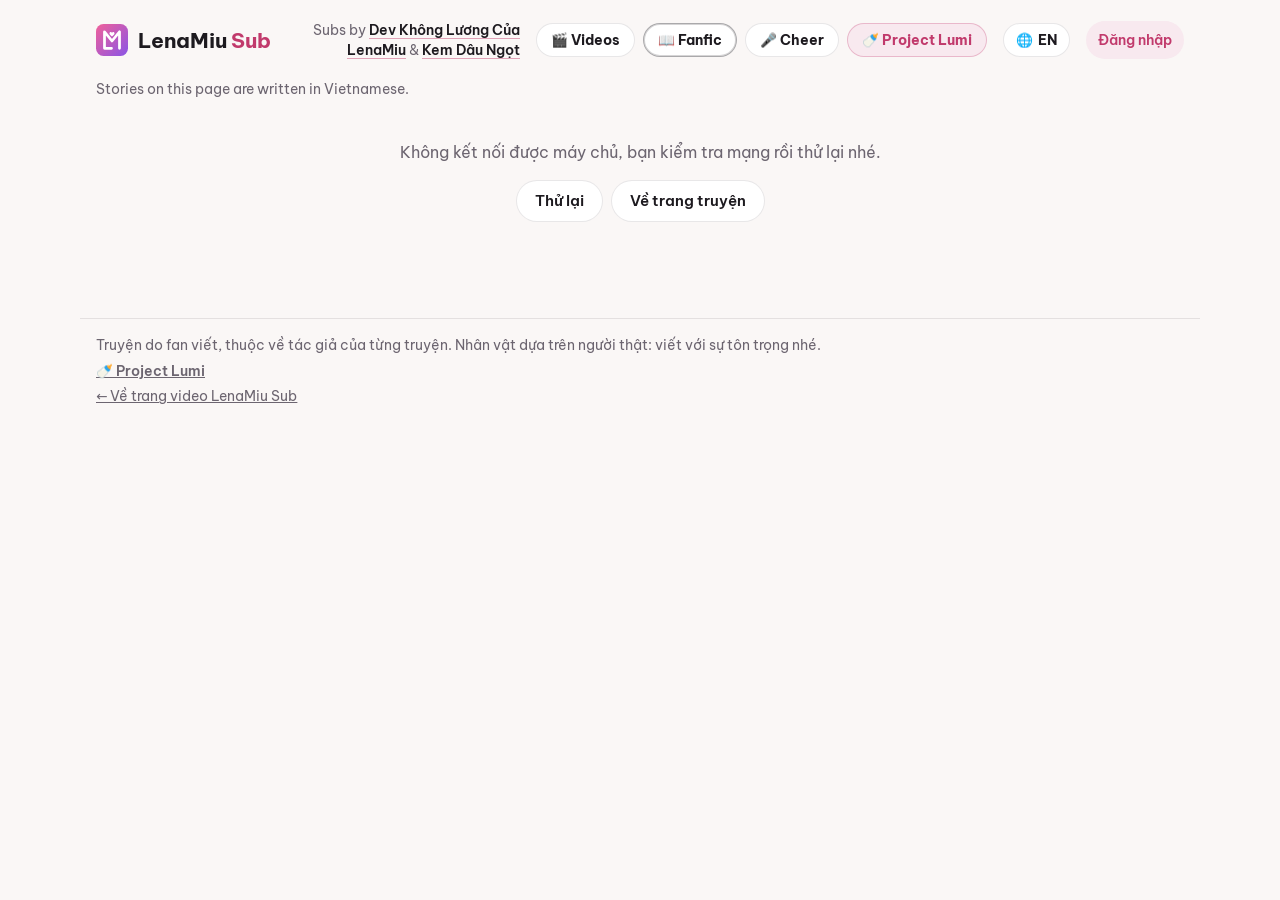
<file: fanfic/index.html>
<!DOCTYPE html>
<html lang="vi">
<head>
<meta charset="utf-8">
<meta name="viewport" content="width=device-width, initial-scale=1, viewport-fit=cover">
<title>LenaMiu Fanfic</title>
<meta name="description" content="Fanfic LenaMiu do fan viết. Đọc miễn phí, có tài khoản là đăng được truyện.">
<meta property="og:type" content="website">
<meta property="og:site_name" content="LenaMiu Sub">
<meta property="og:locale" content="vi_VN">
<meta property="og:title" content="LenaMiu Fanfic">
<meta property="og:description" content="Fanfic LenaMiu do fan viết. Đọc miễn phí, có tài khoản là đăng được truyện.">
<meta property="og:url" content="https://lenamiu.xyz/fanfic/">
<meta property="og:image" content="https://lenamiu.xyz/og-image.png?v=3">
<meta property="og:image:width" content="1200">
<meta property="og:image:height" content="630">
<meta name="twitter:card" content="summary_large_image">
<link rel="canonical" href="https://lenamiu.xyz/fanfic/">
<link rel="icon" href="../favicon.ico" sizes="48x48">
<link rel="icon" href="../favicon.svg" type="image/svg+xml">
<link rel="apple-touch-icon" href="../apple-touch-icon.png">
<link rel="manifest" href="../site.webmanifest">
<meta name="theme-color" content="#faf7f6" media="(prefers-color-scheme: light)">
<meta name="theme-color" content="#121014" media="(prefers-color-scheme: dark)">
<link rel="preconnect" href="https://fonts.googleapis.com">
<link rel="preconnect" href="https://fonts.gstatic.com" crossorigin>
<!-- Be Vietnam Pro cho giao diện, Lora (có chân) cho chữ truyện. Tải song song, không bắt trang chờ. -->
<link rel="stylesheet" href="https://fonts.googleapis.com/css2?family=Be+Vietnam+Pro:wght@400;500;600;700&family=Lora:ital,wght@0,400;0,600;1,400;1,600&display=swap"
      media="print" onload="this.media='all'">
<noscript><link rel="stylesheet" href="https://fonts.googleapis.com/css2?family=Be+Vietnam+Pro:wght@400;500;600;700&family=Lora:ital,wght@0,400;0,600;1,400;1,600&display=swap"></noscript>
<!-- phần dùng chung mọi trang: đầu trang, dải chữ chạy, hộp donate (đi cùng ../site.js) -->
<link rel="stylesheet" href="../site.css">
<style>
  :root {
    color-scheme: light;
    --bg: #faf7f6; --surface: #ffffff; --surface-2: #f1ecec;
    --text: #1d1a1f; --muted: #6c6570; --line: rgba(29, 26, 31, .10);
    --accent: #c13a6c; --on-accent: #ffffff; --danger: #c62828;
    --ok: #1f7a4d; --warn: #9a6200;
    --shadow: 0 1px 2px rgba(29, 26, 31, .06), 0 10px 28px -14px rgba(29, 26, 31, .28);
    --rd-size: 19px; --rd-lh: 1.8; --rd-font: "Lora", Georgia, "Times New Roman", serif;
  }
  @media (prefers-color-scheme: dark) {
    :root {
      color-scheme: dark;
      --bg: #121014; --surface: #1b181e; --surface-2: #26222a;
      --text: #f3eff4; --muted: #a39ca8; --line: rgba(255, 255, 255, .09);
      --accent: #f06d9b; --on-accent: #1a0d13; --danger: #ff7b72;
      --ok: #5fd39a; --warn: #f0b75a;
      --shadow: 0 1px 2px rgba(0, 0, 0, .4), 0 12px 32px -14px rgba(0, 0, 0, .8);
    }
  }
  /* nền đọc truyện người đọc tự chọn (chỉ áp dụng ở trang đọc) */
  :root.rd-light {
    color-scheme: light;
    --bg: #faf7f6; --surface: #ffffff; --surface-2: #f1ecec;
    --text: #1d1a1f; --muted: #6c6570; --line: rgba(29, 26, 31, .10);
    --accent: #c13a6c; --on-accent: #ffffff;
  }
  :root.rd-paper {
    color-scheme: light;
    --bg: #f3ead7; --surface: #faf4e6; --surface-2: #eadfc6;
    --text: #3a2e22; --muted: #7a6a56; --line: rgba(58, 46, 34, .14);
    --accent: #a8456a; --on-accent: #ffffff;
  }
  :root.rd-dark {
    color-scheme: dark;
    --bg: #0f0e10; --surface: #19171b; --surface-2: #242126;
    --text: #e6e0e8; --muted: #9a93a0; --line: rgba(255, 255, 255, .09);
    --accent: #f06d9b; --on-accent: #1a0d13;
  }

  * { box-sizing: border-box; }
  [hidden] { display: none !important; }
  html { -webkit-text-size-adjust: 100%; }
  body {
    margin: 0; background: var(--bg); color: var(--text);
    font: 400 16px/1.6 "Be Vietnam Pro", system-ui, -apple-system, "Segoe UI", sans-serif;
    -webkit-font-smoothing: antialiased;
  }
  .wrap {
    max-width: 1120px; margin: 0 auto;
    padding-left: max(16px, env(safe-area-inset-left));
    padding-right: max(16px, env(safe-area-inset-right));
  }
  .narrow { max-width: 760px; }
  a { color: var(--accent); }
  a:focus-visible, button:focus-visible, input:focus-visible, select:focus-visible,
  textarea:focus-visible, summary:focus-visible {
    outline: 2px solid var(--accent); outline-offset: 2px;
  }
  h1, h2, h3 { line-height: 1.3; letter-spacing: -.01em; text-wrap: balance; }
  .muted { color: var(--muted); }
  .small { font-size: .85rem; }

  /* ---------- nút tài khoản ở góc đầu trang (đầu trang + dải chữ chạy dùng chung: ../site.css) ---------- */
  .nav-a {
    display: inline-flex; align-items: center; gap: 6px; min-height: 38px; padding: 6px 12px;
    border-radius: 999px; color: var(--text); text-decoration: none; font-size: .9rem; font-weight: 600;
    cursor: pointer; white-space: nowrap; list-style: none;
  }
  .nav-a::-webkit-details-marker { display: none; }
  .nav-a:hover { background: var(--surface-2); }
  .nav-a.strong { color: var(--accent); background: color-mix(in srgb, var(--accent) 11%, var(--surface)); }
  .dot {
    min-width: 20px; height: 20px; padding: 0 6px; border-radius: 999px; background: var(--accent); color: var(--on-accent);
    font-size: .72rem; font-weight: 700; display: inline-grid; place-items: center;
  }
  .menu { position: relative; }
  .menu-list {
    position: absolute; right: 0; top: calc(100% + 6px); z-index: 30; min-width: 220px; padding: 6px;
    background: var(--surface); border: 1px solid var(--line); border-radius: 14px; box-shadow: var(--shadow);
  }
  .menu-list a, .menu-list button {
    display: flex; align-items: center; justify-content: space-between; gap: 10px; width: 100%;
    padding: 9px 12px; border: 0; border-radius: 10px; background: none; color: var(--text);
    font: inherit; font-size: .92rem; text-align: left; text-decoration: none; cursor: pointer;
  }
  .menu-list a:hover, .menu-list button:hover { background: var(--surface-2); }
  .me-name { max-width: 140px; overflow: hidden; text-overflow: ellipsis; }
  @media (max-width: 560px) {
    .hide-sm { display: none; }
    .nav-a { padding: 6px 10px; min-height: 36px; }
    .me-name { max-width: 96px; }
  }

  /* ---------- nút, nhãn, ô nhập ---------- */
  .btn {
    display: inline-flex; align-items: center; justify-content: center; gap: 6px;
    min-height: 42px; padding: 8px 18px; border-radius: 999px; border: 1px solid var(--line);
    background: var(--surface); color: var(--text); font: inherit; font-size: .92rem; font-weight: 600;
    text-decoration: none; cursor: pointer; white-space: nowrap;
  }
  .btn:hover { border-color: color-mix(in srgb, var(--accent) 40%, var(--line)); }
  .btn.primary { background: var(--accent); border-color: var(--accent); color: var(--on-accent); }
  .btn.primary:hover { filter: brightness(1.06); }
  .btn.danger { color: var(--danger); }
  .btn.sm { min-height: 34px; padding: 5px 13px; font-size: .84rem; }
  .btn:disabled { opacity: .55; cursor: wait; }
  .row { display: flex; flex-wrap: wrap; align-items: center; gap: 8px; }
  .badge {
    display: inline-flex; align-items: center; padding: 1px 9px; border-radius: 999px; font-size: .74rem;
    font-weight: 700; background: var(--surface-2); color: var(--muted); white-space: nowrap;
  }
  .b-ok { color: var(--ok); background: color-mix(in srgb, var(--ok) 13%, var(--surface)); }
  .b-wait { color: var(--warn); background: color-mix(in srgb, var(--warn) 14%, var(--surface)); }
  .b-no { color: var(--danger); background: color-mix(in srgb, var(--danger) 12%, var(--surface)); }
  .b-acc { color: var(--accent); background: color-mix(in srgb, var(--accent) 12%, var(--surface)); }
  .tag {
    display: inline-block; padding: 1px 9px; border-radius: 999px; font-size: .78rem; color: var(--muted);
    border: 1px solid var(--line); text-decoration: none; background: transparent; font-family: inherit; cursor: pointer;
  }
  .tag[aria-pressed="true"] { background: var(--accent); border-color: var(--accent); color: var(--on-accent); }
  .tags { display: flex; flex-wrap: wrap; gap: 6px; }

  .field { display: block; margin-bottom: 16px; }
  .field > span { display: block; margin-bottom: 6px; font-size: .9rem; font-weight: 600; }
  .field small { display: block; margin-top: 5px; color: var(--muted); font-size: .8rem; }
  input[type="text"], input[type="password"], input[type="search"], input[type="email"], select, textarea {
    width: 100%; min-height: 44px; padding: 10px 14px; border-radius: 12px; border: 1px solid var(--line);
    background: var(--surface); color: var(--text); font: inherit; font-size: 16px;
  }
  textarea { resize: vertical; line-height: 1.6; }
  .check { display: flex; gap: 10px; align-items: flex-start; font-size: .9rem; margin-bottom: 16px; }
  .check input { width: 18px; height: 18px; margin-top: 3px; flex: none; accent-color: var(--accent); }
  .form { max-width: 480px; margin: 8px auto 0; }
  .card {
    background: var(--surface); border: 1px solid var(--line); border-radius: 16px; padding: 20px;
    box-shadow: var(--shadow);
  }
  .notice {
    padding: 12px 14px; border-radius: 12px; margin: 0 0 16px; font-size: .9rem;
    background: var(--surface-2); border-left: 3px solid var(--muted);
  }
  .notice.warn { border-color: var(--warn); }
  .notice.bad { border-color: var(--danger); }
  .notice.good { border-color: var(--ok); }
  .err { color: var(--danger); font-size: .88rem; margin: 0 0 12px; min-height: 1.2em; }

  .loading { padding: 64px 0; text-align: center; color: var(--muted); }
  .empty { padding: 40px 16px; text-align: center; color: var(--muted); }
  .empty p { margin: 0 0 14px; }

  .toast {
    position: fixed; left: 50%; bottom: max(20px, env(safe-area-inset-bottom)); z-index: 60;
    transform: translateX(-50%); max-width: calc(100% - 32px); padding: 11px 18px; border-radius: 12px;
    background: var(--text); color: var(--bg); font-size: .92rem; font-weight: 500; box-shadow: var(--shadow);
    animation: toast-in .2s ease;
  }
  .toast.bad { background: var(--danger); color: #fff; }
  @keyframes toast-in { from { opacity: 0; transform: translate(-50%, 8px); } }

  /* ---------- trang chủ ---------- */
  .hero { padding: 18px 0 8px; }
  .hero h1 { margin: 0 0 6px; font-size: clamp(1.6rem, 4vw, 2.2rem); }
  .hero p { margin: 0 0 16px; color: var(--muted); max-width: 60ch; }
  .tools { display: flex; flex-wrap: wrap; gap: 8px; margin: 18px 0 12px; }
  .tools input { flex: 1 1 240px; }
  .tools select { flex: 0 0 auto; width: auto; }
  .filter-tags { margin-bottom: 18px; }
  .section-title { margin: 26px 0 12px; font-size: 1.05rem; }
  .stories { display: grid; gap: 14px; grid-template-columns: 1fr; }
  @media (min-width: 760px) { .stories { grid-template-columns: 1fr 1fr; } }

  /* ---------- ảnh bìa (khổ dọc 2:3) ---------- */
  .cover {
    position: relative; overflow: hidden; aspect-ratio: 2 / 3; width: 100%; border-radius: 10px;
    background: var(--surface-2); box-shadow: 0 1px 2px rgba(0, 0, 0, .1), 0 8px 20px -10px rgba(0, 0, 0, .35);
  }
  .cover img, .cover canvas { display: block; width: 100%; height: 100%; object-fit: cover; }
  /* chưa có ảnh: bìa màu có tên truyện */
  .cover.ph {
    display: grid; place-items: center; padding: 14px 9px; text-align: center; color: #fff;
    background: linear-gradient(155deg, var(--c1, #f4a6c1), var(--c2, #c2457d));
  }
  .cover.ph::after { content: "✦"; position: absolute; left: 0; right: 0; bottom: 6%; font-size: .62rem; opacity: .75; }
  .cover.ph span {
    font: 600 .8rem/1.3 "Lora", Georgia, serif; text-shadow: 0 1px 3px rgba(0, 0, 0, .25); overflow-wrap: anywhere;
    display: -webkit-box; -webkit-line-clamp: 5; -webkit-box-orient: vertical; overflow: hidden;
  }
  /* bìa nhỏ (Truyện của tôi, hàng chờ duyệt): chữ nhỏ, bỏ ngôi sao */
  .mine .cover.ph, .q-story .cover.ph { padding: 8px 5px; }
  .mine .cover.ph span, .q-story .cover.ph span { font-size: .6rem; -webkit-line-clamp: 4; overflow-wrap: normal; word-break: normal; }
  .mine .cover.ph::after, .q-story .cover.ph::after { display: none; }
  .cover.big.ph { padding: 24px 16px; }
  .cover.big.ph span { font-size: 1.05rem; -webkit-line-clamp: 6; }
  .img-slot { position: relative; }
  .img-slot .flag {
    position: absolute; left: 6px; top: 6px; padding: 1px 8px; border-radius: 999px; font-size: .7rem; font-weight: 700;
    background: var(--warn, #b7791f); color: #fff;
  }

  /* ---------- ảnh ngang đầu chương (khổ 16:9) ---------- */
  .banner { position: relative; overflow: hidden; aspect-ratio: 16 / 9; width: 100%; border-radius: 12px; background: var(--surface-2); }
  .banner img, .banner canvas { display: block; width: 100%; height: 100%; object-fit: cover; }
  .banner.none { display: grid; place-items: center; background: transparent; border: 1.5px dashed var(--line); color: var(--muted); font-size: .85rem; }
  .ch-banner { margin: 18px 0 0; }
  .ch-banner .banner { border-radius: 14px; box-shadow: 0 10px 28px -16px rgba(0, 0, 0, .45); }
  .ch-banner + .ch-head { padding-top: 20px; }
  .q-banner { max-width: 360px; margin: 10px 0; }
  .banner-diff { display: grid; grid-template-columns: minmax(0, 1fr) auto minmax(0, 1fr); align-items: center; gap: 10px; max-width: 600px; margin: 10px 0; font-size: .85rem; color: var(--muted); }

  .story {
    display: grid; grid-template-columns: 86px minmax(0, 1fr); gap: 14px; align-items: start; padding: 16px; border-radius: 16px;
    background: var(--surface); border: 1px solid var(--line); color: var(--text); text-decoration: none;
    transition: border-color .15s ease, transform .15s ease;
  }
  @media (min-width: 760px) { .story { grid-template-columns: 100px minmax(0, 1fr); padding: 18px; } }
  .story .info { display: flex; flex-direction: column; gap: 8px; min-width: 0; }
  .story:hover { border-color: color-mix(in srgb, var(--accent) 45%, var(--line)); transform: translateY(-1px); }
  .story h3 { margin: 0; font-size: 1.12rem; }
  .story .by { font-size: .86rem; color: var(--muted); }
  .story .sum {
    margin: 0; color: var(--muted); font-size: .92rem;
    display: -webkit-box; -webkit-line-clamp: 3; -webkit-box-orient: vertical; overflow: hidden;
  }
  .stats { display: flex; flex-wrap: wrap; gap: 4px 14px; font-size: .82rem; color: var(--muted); }
  .cont {
    display: flex; align-items: center; justify-content: space-between; gap: 12px; padding: 12px 16px;
    border-radius: 14px; background: color-mix(in srgb, var(--accent) 9%, var(--surface));
    border: 1px solid color-mix(in srgb, var(--accent) 22%, transparent); color: var(--text); text-decoration: none;
  }
  .cont + .cont { margin-top: 8px; }
  .cont b { display: block; }
  .cont span { font-size: .84rem; color: var(--muted); }

  /* ---------- trang truyện ---------- */
  .story-head h1 { margin: 0 0 8px; font-size: clamp(1.4rem, 4vw, 2rem); overflow-wrap: anywhere; }
  .story-top { display: grid; grid-template-columns: 116px minmax(0, 1fr); gap: 16px; align-items: end; margin-top: 12px; }
  @media (min-width: 600px) { .story-top { grid-template-columns: 168px minmax(0, 1fr); gap: 24px; } }
  .summary { white-space: pre-wrap; margin: 16px 0; }
  .toc { list-style: none; margin: 0; padding: 0; border-top: 1px solid var(--line); }
  .toc li { border-bottom: 1px solid var(--line); }
  .toc a {
    display: flex; justify-content: space-between; gap: 12px; padding: 13px 4px;
    color: var(--text); text-decoration: none;
  }
  .toc a:hover { color: var(--accent); }
  .toc .now { color: var(--accent); font-weight: 600; }
  .toc small { color: var(--muted); white-space: nowrap; }

  /* ---------- trang đọc ---------- */
  .progress {
    position: fixed; left: 0; top: 0; z-index: 50; height: 3px; width: 0; background: var(--accent);
    transition: width .1s linear;
  }
  .rd-bar {
    position: sticky; top: 0; z-index: 20; display: flex; align-items: center; justify-content: space-between; gap: 10px;
    padding: 8px 0; background: var(--bg); border-bottom: 1px solid var(--line);
  }
  .rd-bar a { min-width: 0; overflow: hidden; text-overflow: ellipsis; white-space: nowrap; font-size: .9rem; font-weight: 600; text-decoration: none; }
  .rd-panel {
    position: absolute; right: 0; top: calc(100% + 6px); z-index: 25; width: min(320px, calc(100vw - 32px));
    padding: 14px; border-radius: 16px; background: var(--surface); border: 1px solid var(--line); box-shadow: var(--shadow);
  }
  .rd-panel .lbl { font-size: .78rem; font-weight: 700; color: var(--muted); margin: 10px 0 6px; text-transform: uppercase; letter-spacing: .05em; }
  .rd-panel .lbl:first-child { margin-top: 0; }
  .seg { display: flex; gap: 4px; padding: 3px; border-radius: 12px; background: var(--surface-2); }
  .seg button {
    flex: 1; min-height: 36px; border: 0; border-radius: 9px; background: transparent; color: var(--muted);
    font: inherit; font-size: .85rem; font-weight: 600; cursor: pointer;
  }
  .seg button[aria-pressed="true"] { background: var(--surface); color: var(--text); box-shadow: 0 1px 3px rgba(0, 0, 0, .14); }
  .reader { max-width: 700px; margin: 0 auto; }
  .ch-head { padding: 28px 0 8px; text-align: center; }
  .ch-head .kicker { margin: 0 0 6px; font-size: .8rem; font-weight: 700; letter-spacing: .08em; text-transform: uppercase; color: var(--accent); }
  .ch-head h1 { margin: 0 0 6px; font-family: var(--rd-font); font-weight: 600; font-size: calc(var(--rd-size) * 1.45); }
  .prose {
    font-family: var(--rd-font); font-size: var(--rd-size); line-height: var(--rd-lh);
    overflow-wrap: break-word; padding: 12px 0 8px;
  }
  .prose p { margin: 0 0 1.05em; }
  .prose hr { border: 0; margin: 1.6em 0; text-align: center; color: var(--muted); }
  .prose hr::before { content: "✻   ✻   ✻"; white-space: pre; font-size: .85em; }
  .prose h3 { margin: 1.5em 0 .7em; font-family: var(--rd-font); font-size: 1.12em; font-weight: 600; line-height: 1.45; }
  .prose blockquote {
    margin: 0 0 1.05em; padding: .55em 1em; border-left: 3px solid color-mix(in srgb, var(--accent) 50%, var(--line));
    border-radius: 0 10px 10px 0; background: color-mix(in srgb, var(--accent) 6%, transparent);
  }
  .prose .c { text-align: center; }
  .prose .r { text-align: right; }
  .prose strong { font-weight: 700; }
  .prose u { text-underline-offset: .18em; }
  .end-box { margin: 28px 0 8px; padding: 22px 16px; text-align: center; border-top: 1px solid var(--line); }
  .heart {
    display: inline-flex; align-items: center; gap: 8px; min-height: 48px; padding: 10px 22px; border-radius: 999px;
    border: 1px solid color-mix(in srgb, var(--accent) 35%, var(--line)); background: var(--surface);
    color: var(--accent); font: inherit; font-weight: 700; cursor: pointer; transition: transform .15s ease;
  }
  .heart[aria-pressed="true"] { background: var(--accent); color: var(--on-accent); border-color: var(--accent); }
  .heart:active { transform: scale(.96); }
  .heart.pop { animation: pop .35s ease; }
  @keyframes pop { 50% { transform: scale(1.12); } }
  .ch-nav { display: grid; grid-template-columns: 1fr 1fr; gap: 10px; margin: 18px 0; }
  .ch-nav .btn { white-space: normal; text-align: center; }
  .ch-nav .next { grid-column: 2; }
  .ch-select { margin: 0 0 8px; }

  .comments { margin: 32px 0 0; padding-top: 8px; border-top: 1px solid var(--line); }
  .comments h2 { font-size: 1.1rem; }
  .cmts { list-style: none; margin: 0 0 18px; padding: 0; }
  .cmt { padding: 12px 0; border-bottom: 1px solid var(--line); }
  .cmt-head { display: flex; flex-wrap: wrap; align-items: center; gap: 6px 10px; font-size: .86rem; }
  .cmt-head time { color: var(--muted); }
  .cmt-head .del { margin-left: auto; border: 0; background: none; color: var(--muted); font: inherit; font-size: .8rem; cursor: pointer; }
  .cmt-head .del:hover { color: var(--danger); }
  .cmt-body { margin: 4px 0 0; white-space: pre-wrap; overflow-wrap: anywhere; }
  .replies { list-style: none; margin: 8px 0 0; padding: 0 0 0 14px; border-left: 2px solid color-mix(in srgb, var(--accent) 35%, var(--line)); }
  .replies:empty { display: none; }
  .cmt.reply { padding: 8px 0 6px; border-bottom: 0; }
  .reply-btn {
    margin-top: 4px; padding: 4px 0; border: 0; background: none; color: var(--accent);
    font: inherit; font-size: .84rem; font-weight: 600; cursor: pointer;
  }
  .reply-form { margin: 8px 0 4px 16px; }
  .grid2 { display: grid; gap: 0 12px; grid-template-columns: 1fr; }
  @media (min-width: 560px) { .grid2 { grid-template-columns: 1fr 1fr; } }
  .creds {
    margin: 10px 0; padding: 10px 12px; border-radius: 10px; background: var(--surface); border: 1px solid var(--line);
    white-space: pre-wrap; overflow-wrap: anywhere; font: 500 .88rem/1.6 ui-monospace, "SF Mono", Consolas, monospace;
  }
  .cmt-who { display: grid; gap: 0 12px; grid-template-columns: 1fr; }
  .cmt-who .field { margin-bottom: 12px; }
  @media (min-width: 560px) { .cmt-who { grid-template-columns: 1fr 1fr; } }
  .hp { position: absolute; left: -9999px; width: 1px; height: 1px; overflow: hidden; }

  /* ---------- truyện của tôi / soạn truyện ---------- */
  .page-head { display: flex; flex-wrap: wrap; align-items: center; justify-content: space-between; gap: 10px; margin: 10px 0 18px; }
  .page-head h1 { margin: 0; font-size: 1.5rem; }
  .mine { display: grid; gap: 12px; }
  .mine .card { padding: 16px; display: grid; grid-template-columns: 60px minmax(0, 1fr); gap: 14px; align-items: start; }
  .mine h3 { margin: 0 0 6px; font-size: 1.05rem; }
  /* ô chọn ảnh (bìa: ảnh nhỏ bên trái; ảnh đầu chương: ảnh rộng, nút bên dưới) */
  .pick-field { display: flex; gap: 16px; align-items: flex-start; }
  .pick-field .img-slot { flex: none; }
  .pick-cover .img-slot { width: 112px; }
  .pick-banner { flex-direction: column; gap: 12px; }
  .pick-banner .img-slot { width: 100%; max-width: 440px; }
  .pick-field .ctl { display: flex; flex-direction: column; gap: 10px; min-width: 0; flex: 1; align-self: stretch; }
  .pick-field .ctl small { color: var(--muted); font-size: .8rem; line-height: 1.5; }
  .pick-field input[type=range] { width: 100%; accent-color: var(--accent); }
  .vh { position: absolute; width: 1px; height: 1px; overflow: hidden; clip: rect(0 0 0 0); white-space: nowrap; }
  .ch-rows { list-style: none; margin: 0; padding: 0; }
  .ch-rows li {
    display: flex; flex-wrap: wrap; align-items: center; justify-content: space-between; gap: 8px;
    padding: 12px 0; border-bottom: 1px solid var(--line);
  }
  .ch-rows .t { min-width: 0; flex: 1 1 220px; }
  .ch-rows .note { display: block; font-size: .82rem; color: var(--danger); }
  /* thanh công cụ dính trên đầu khi cuộn chương dài; điện thoại thì vuốt ngang */
  .tb {
    position: sticky; top: 0; z-index: 6; display: flex; flex-wrap: wrap; gap: 4px; align-items: center; padding: 8px 0;
    background: var(--bg);
  }
  @media (max-width: 640px) {
    /* điện thoại: vuốt ngang để thấy thêm nút, mép phải mờ dần để biết còn nút */
    .tb { flex-wrap: nowrap; overflow-x: auto; scrollbar-width: none;
          -webkit-mask-image: linear-gradient(90deg, #000 calc(100% - 28px), transparent); mask-image: linear-gradient(90deg, #000 calc(100% - 28px), transparent); }
  }
  .tb::-webkit-scrollbar { display: none; }
  .tb button {
    flex: none; display: inline-flex; align-items: center; justify-content: center; min-width: 38px; min-height: 38px;
    padding: 4px 10px; border-radius: 10px; border: 1px solid var(--line); background: var(--surface); color: var(--text);
    font: inherit; font-size: .86rem; cursor: pointer; white-space: nowrap;
  }
  .tb button:hover { border-color: color-mix(in srgb, var(--accent) 40%, var(--line)); }
  .tb button[aria-pressed="true"] {
    color: var(--accent); border-color: color-mix(in srgb, var(--accent) 55%, var(--line));
    background: color-mix(in srgb, var(--accent) 11%, var(--surface));
  }
  .tb .sep { flex: none; width: 1px; height: 22px; margin: 0 4px; background: var(--line); }
  .ed-rich {
    --rd-size: 17px; position: relative; min-height: 55vh; padding: 14px 16px 24px; outline: none;
    border: 1px solid var(--line); border-radius: 12px; background: var(--surface);
  }
  .ed-rich:focus { border-color: color-mix(in srgb, var(--accent) 55%, var(--line)); }
  .ed-rich > :first-child { margin-top: 0; }
  .ed-rich.ed-empty::before {
    content: attr(data-ph); position: absolute; left: 16px; right: 16px; top: 14px; color: var(--muted); pointer-events: none;
  }
  .ed-meta { display: flex; flex-wrap: wrap; justify-content: space-between; gap: 6px 16px; margin: 6px 0 16px; font-size: .8rem; color: var(--muted); }
  .help { font-size: .82rem; color: var(--muted); margin: 0 0 16px; }
  .help code { padding: 1px 5px; border-radius: 6px; background: var(--surface-2); font-size: .95em; }
  .actions-bar {
    position: sticky; bottom: 0; z-index: 10; display: flex; flex-wrap: wrap; justify-content: flex-end; gap: 8px;
    padding: 12px 0 max(12px, env(safe-area-inset-bottom)); background: var(--bg); border-top: 1px solid var(--line);
  }
  .danger-zone { margin-top: 36px; padding-top: 16px; border-top: 1px solid var(--line); }

  /* ---------- duyệt ---------- */
  .tabs { display: flex; gap: 4px; padding: 3px; border-radius: 999px; background: var(--surface-2); margin: 0 0 18px; width: fit-content; max-width: 100%; overflow-x: auto; }
  .tabs a { padding: 7px 16px; border-radius: 999px; color: var(--muted); text-decoration: none; font-size: .9rem; font-weight: 600; white-space: nowrap; }
  .tabs a[aria-current="page"] { background: var(--surface); color: var(--text); box-shadow: 0 1px 3px rgba(0, 0, 0, .14); }
  .q-item { margin-bottom: 14px; }
  .q-item h3 { margin: 6px 0 2px; font-size: 1.05rem; }
  .q-item details { margin: 12px 0; }
  .q-item summary { cursor: pointer; color: var(--accent); font-weight: 600; font-size: .9rem; }
  .q-item .prose { --rd-size: 17px; max-height: 60vh; overflow: auto; padding: 12px 14px; margin-top: 8px; border-radius: 12px; background: var(--bg); }
  .diff { display: grid; grid-template-columns: auto 1fr; gap: 6px 12px; font-size: .9rem; margin: 10px 0; }
  .diff dt { color: var(--muted); }
  .diff dd { margin: 0; white-space: pre-wrap; }
  .diff del { color: var(--danger); }
  .diff ins { color: var(--ok); text-decoration: none; }
  .cover-diff { display: flex; align-items: center; gap: 12px; margin: 10px 0; font-size: .85rem; color: var(--muted); }
  .cover-diff .cover { width: 96px; flex: none; }
  .q-story { display: grid; grid-template-columns: 76px minmax(0, 1fr); gap: 14px; align-items: start; }
  .people { list-style: none; margin: 0; padding: 0; }
  .people li { padding: 14px 0; border-bottom: 1px solid var(--line); }
  .gate { max-width: 460px; margin: 40px auto; text-align: center; }

  .foot {
    margin-top: 56px; padding-top: 16px; padding-bottom: 32px;
    border-top: 1px solid var(--line); color: var(--muted); font-size: .85rem;
  }
  .foot p { margin: 0 0 4px; }
  .foot a { color: inherit; }
  @media (prefers-reduced-motion: reduce) {
    *, *::before, *::after { animation: none !important; transition: none !important; }
  }
</style>
</head>
<body>
<div class="progress" id="progress" hidden></div>
<script>
  // Dải chữ chạy + đầu trang + hộp donate + đổi ngôn ngữ: dùng chung với mọi trang
  // (../site.js, chữ giao diện ở ../i18n.js, cấu hình ở ../videos.js). Phần truyện bên dưới luôn là tiếng Việt.
  (function () { var v = Date.now(); document.write('<script src="../videos.js?v=' + v + '"><\/script><script src="../i18n.js?v=' + v + '"><\/script><script src="../site.js?v=' + v + '"><\/script>'); })();
</script>

<main class="wrap" id="app" tabindex="-1"></main>

<footer class="foot wrap">
  <p>Truyện do fan viết, thuộc về tác giả của từng truyện. Nhân vật dựa trên người thật: viết với sự tôn trọng nhé.</p>
  <p data-donate-wrap hidden><a href="#" class="donate-link" data-donate></a></p>
  <p><a href="../">← Về trang video LenaMiu Sub</a></p>
</footer>

<script>
(() => {
  'use strict';

  /* ================= cấu hình ================= */
  const LOCAL = /^(localhost|127\.0\.0\.1)$/.test(location.hostname);
  // Máy chủ fanfic (thư mục worker-fic/). Mở trang trong máy thì tự dùng máy chủ chạy trong máy.
  const API = LOCAL ? 'http://' + location.hostname + ':8789' : 'https://lenamiu-fic.dangthithuynhi2000.workers.dev';
  const PASS_ITER = 150000;           // số vòng băm mật khẩu trong trình duyệt (đổi là mọi người phải đặt lại mật khẩu)
  const MAX_BODY = 100000;
  const RATING = { all: 'Mọi lứa tuổi', 13: '13+', 16: '16+', 18: '18+' };
  const STATUS = {
    draft: ['Nháp', ''], pending: ['Chờ duyệt', 'b-wait'], published: ['Đã đăng', 'b-ok'],
    rejected: ['Bị từ chối', 'b-no'], hidden: ['Bị ẩn', 'b-no']
  };
  const ROLE = { admin: 'Người duyệt', trusted: 'Tin cậy', user: 'Thành viên' };

  const app = document.getElementById('app');
  const nav = document.getElementById('topExtra');      // chỗ trống ở cuối đầu trang dùng chung (site.js)
  const bar = document.getElementById('progress');

  /* ================= tiện ích ================= */
  const ls = {
    get(k) { try { return localStorage.getItem(k); } catch (e) { return null; } },
    set(k, v) { try { localStorage.setItem(k, v); } catch (e) { /* trình duyệt chặn lưu */ } },
    del(k) { try { localStorage.removeItem(k); } catch (e) { /* bỏ qua */ } },
    json(k, d) { try { const v = JSON.parse(localStorage.getItem(k)); return v == null ? d : v; } catch (e) { return d; } },
    put(k, v) { this.set(k, JSON.stringify(v)); }
  };

  // Tạo phần tử an toàn: chữ của người dùng luôn được gắn dạng chữ (textContent), không bao giờ thành HTML.
  function h(tag, props, ...kids) {
    const el = document.createElement(tag);
    if (props) {
      for (const k in props) {
        const v = props[k];
        if (v == null || v === false) continue;
        if (k === 'class') el.className = v;
        else if (k === 'text') el.textContent = v;
        else if (k === 'value' || k === 'checked') el[k] = v;
        else if (k.startsWith('on') && typeof v === 'function') el.addEventListener(k.slice(2), v);
        else el.setAttribute(k, v === true ? '' : String(v));
      }
    }
    return addKids(el, kids);
  }
  // Gắn con vào phần tử: bỏ qua null / false / '' (chỗ "có thì hiện, không thì thôi"), mảng lồng nhau thì trải ra
  function addKids(el, kids) {
    for (const kid of [kids].flat(Infinity)) {
      if (kid != null && kid !== false && kid !== '') el.append(kid instanceof Node ? kid : String(kid));
    }
    return el;
  }
  const fill = (el, ...kids) => { el.replaceChildren(); return addKids(el, kids); };
  const fmt = (n) => Number(n || 0).toLocaleString('vi-VN');
  function ago(iso) {
    const t = Date.parse(iso || '');
    if (!t) return '';
    const s = (Date.now() - t) / 1000;
    if (s < 60) return 'vừa xong';
    if (s < 3600) return Math.floor(s / 60) + ' phút trước';
    if (s < 86400) return Math.floor(s / 3600) + ' giờ trước';
    if (s < 86400 * 7) return Math.floor(s / 86400) + ' ngày trước';
    return dateVN(iso);
  }
  function dateVN(iso) {
    const t = Date.parse(iso || '');
    return t ? new Date(t).toLocaleDateString('vi-VN', { day: '2-digit', month: '2-digit', year: 'numeric' }) : '';
  }
  const timeEl = (iso) => h('time', { datetime: iso, title: iso ? new Date(iso).toLocaleString('vi-VN') : null }, ago(iso));
  function norm(s) {
    return String(s || '').normalize('NFD').replace(/\p{M}/gu, '').replace(/đ/g, 'd').replace(/Đ/g, 'D').toLowerCase();
  }
  const badge = (st) => h('span', { class: 'badge ' + (STATUS[st] || ['', ''])[1] }, (STATUS[st] || [st])[0]);
  const ratingBadge = (r) => (r && r !== 'all' ? h('span', { class: 'badge' + (r === '18' ? ' b-no' : '') }, RATING[r]) : null);

  let toastTimer;
  function toast(msg, bad) {
    document.querySelectorAll('.toast').forEach((t) => t.remove());
    const t = h('div', { class: 'toast' + (bad ? ' bad' : ''), role: bad ? 'alert' : 'status' }, msg);
    document.body.append(t);
    clearTimeout(toastTimer);
    toastTimer = setTimeout(() => t.remove(), bad ? 5000 : 3000);
  }

  function visitorId() {
    let id = ls.get('lm_vid');                    // dùng chung mã người xem với trang video
    if (!/^[a-f0-9]{16,32}$/.test(id || '')) {
      const a = new Uint8Array(12);
      crypto.getRandomValues(a);
      id = [...a].map((b) => b.toString(16).padStart(2, '0')).join('');
      ls.set('lm_vid', id);
    }
    return id;
  }

  /* ================= máy chủ + tài khoản ================= */
  let token = ls.get('fic_token') || '';
  let me = token ? ls.json('fic_me', null) : null;
  let queue = 0;

  // raw: gửi thẳng một file (ảnh bìa) thay vì JSON
  async function api(path, { method = 'GET', body, raw } = {}) {
    const headers = {};
    if (token) headers.Authorization = 'Bearer ' + token;
    if (raw) headers['Content-Type'] = raw.type || 'application/octet-stream';
    else if (body !== undefined) headers['Content-Type'] = 'application/json';
    let r;
    try {
      r = await fetch(API + path, { method, headers, cache: 'no-store',
                                    body: raw || (body === undefined ? undefined : JSON.stringify(body)) });
    } catch (e) {
      throw new Error('Không kết nối được máy chủ, bạn kiểm tra mạng rồi thử lại nhé.');
    }
    let d = {};
    try { d = await r.json(); } catch (e) { /* không phải JSON */ }
    if (r.status === 401 && token && !path.startsWith('/auth/login')) {
      setSession(null);
      const e = new Error('Phiên đăng nhập đã hết, bạn đăng nhập lại nhé.');
      e.status = 401;
      throw e;
    }
    if (!r.ok) {
      const e = new Error(d.error || 'Có lỗi xảy ra (' + r.status + '), bạn thử lại nhé.');
      e.status = r.status;
      throw e;
    }
    return d;
  }

  function setSession(t, user) {
    token = t || '';
    me = token ? user : null;
    if (token) { ls.set('fic_token', token); ls.put('fic_me', me); } else { ls.del('fic_token'); ls.del('fic_me'); queue = 0; }
    renderNav();
  }
  async function loadMe() {
    if (!token) return;
    try {
      const d = await api('/auth/me');
      if (d.user) { me = d.user; queue = d.queue || 0; ls.put('fic_me', me); } else setSession(null);
    } catch (e) { /* mất mạng: tạm dùng thông tin đã lưu */ }
    renderNav();
  }
  // Mật khẩu được băm ngay trong trình duyệt: máy chủ không bao giờ nhận mật khẩu thật.
  async function passHash(username, password) {
    if (!crypto.subtle) throw new Error('Trình duyệt này không hỗ trợ đăng nhập an toàn, bạn thử trình duyệt khác nhé.');
    const te = new TextEncoder();
    const key = await crypto.subtle.importKey('raw', te.encode(password.normalize('NFC')), 'PBKDF2', false, ['deriveBits']);
    const bits = await crypto.subtle.deriveBits(
      { name: 'PBKDF2', hash: 'SHA-256', salt: te.encode('lenamiu-fic:' + username), iterations: PASS_ITER }, key, 256);
    return [...new Uint8Array(bits)].map((b) => b.toString(16).padStart(2, '0')).join('');
  }
  const canPublish = () => me && (me.role === 'admin' || me.role === 'trusted');

  function renderNav() {
    const items = [];                // 🎬 Video · 📖 Fanfic · 🍼 Nuôi Lumi đã có ở đầu trang dùng chung
    if (me) {
      // nút đăng truyện chỉ hiện khi đã đăng nhập
      items.push(h('a', { class: 'nav-a', href: '#/viet', title: 'Đăng truyện', 'aria-label': 'Đăng truyện' },
        '✍️', h('span', { class: 'hide-sm' }, 'Đăng truyện')));
      const list = h('div', { class: 'menu-list' },
        h('a', { href: '#/cua-toi' }, '📚 Truyện của tôi'),
        me.role === 'admin' ? h('a', { href: '#/duyet' }, '🛡️ Duyệt truyện', queue ? h('span', { class: 'dot' }, queue) : null) : null,
        h('a', { href: '#/tai-khoan' }, '⚙️ Tài khoản'),
        h('button', { type: 'button', onclick: logout }, '↩ Đăng xuất'));
      items.push(h('details', { class: 'menu' },
        h('summary', { class: 'nav-a strong', 'aria-label': 'Tài khoản của ' + me.name },
          h('span', { class: 'me-name' }, me.name), me.role === 'admin' && queue ? h('span', { class: 'dot' }, queue) : null),
        list));
    } else {
      items.push(h('a', { class: 'nav-a strong', href: '#/dang-nhap' }, 'Đăng nhập'));
    }
    nav.replaceChildren(...items);
  }
  async function logout() {
    try { await api('/auth/logout', { method: 'POST' }); } catch (e) { /* vẫn đăng xuất trong máy */ }
    setSession(null);
    toast('Đã đăng xuất.');
    if (parseHash().path === '/') render(); else go('/');   // đang ở trang chủ thì vẽ lại cho ẩn nút đăng truyện
  }
  document.addEventListener('click', (e) => {
    document.querySelectorAll('details.menu[open]').forEach((d) => { if (!d.contains(e.target) || e.target.closest('a')) d.open = false; });
  });

  /* ================= định dạng chữ truyện ================= */
  // Nội dung chương lưu dạng HTML rút gọn, chỉ gồm vài thẻ:
  //   khối:  <p> đoạn   <h3> tiêu đề nhỏ   <blockquote> trích dẫn   <hr> chuyển cảnh   (class "c" căn giữa, "r" căn phải)
  //   chữ:   <strong> đậm   <em> nghiêng   <u> gạch chân   <s> gạch ngang   <br> xuống dòng   (lồng vào nhau thoải mái)
  // Mọi nội dung (lưu trên máy chủ, dán từ Google Docs / Word, ô soạn thảo) đều qua bộ lọc walkRich: đọc bằng DOMParser
  // (không chạy script, không tải ảnh), chỉ lấy chữ + các định dạng trên rồi DỰNG LẠI phần tử mới. HTML gốc không bao giờ
  // được gắn thẳng vào trang.
  const F = { b: 1, i: 2, u: 4, s: 8 };
  const SKIP = /^(SCRIPT|STYLE|HEAD|TITLE|META|LINK|TEMPLATE|NOSCRIPT|IFRAME|OBJECT|EMBED|SVG|MATH|IMG|PICTURE|VIDEO|AUDIO|CANVAS|BUTTON|INPUT|SELECT|TEXTAREA)$/;
  const BLOCK = /^(P|DIV|H[1-6]|LI|PRE|SECTION|ARTICLE|HEADER|FOOTER|ASIDE|TR|DT|DD|FIGCAPTION|ADDRESS|CENTER)$/;
  const isRichHtml = (s) => /^\s*<(p|h3|blockquote|hr)[\s>/]/i.test(s);
  const countWords = (s) => { const t = String(s || '').trim(); return t ? t.split(/\s+/).length : 0; };

  function walkRich(root) {
    const blocks = [];
    let cur = null;
    const open = (type, align) => { cur = { type, align: align || '', runs: [] }; blocks.push(cur); return cur; };
    const alignOf = (el, inherit) => {
      const a = String((el.style && el.style.textAlign) || (el.getAttribute && el.getAttribute('align')) || '').toLowerCase();
      if (a === 'center' || el.tagName === 'CENTER' || (el.classList && el.classList.contains('c'))) return 'c';
      if (a === 'right' || a === 'end' || (el.classList && el.classList.contains('r'))) return 'r';
      if (a === 'left' || a === 'start' || a === 'justify') return '';
      return inherit || '';
    };
    const fmtOf = (el, f) => {
      const t = el.tagName, st = el.style || {};
      if (t === 'B' || t === 'STRONG') f |= F.b;
      if (t === 'I' || t === 'EM' || t === 'CITE') f |= F.i;
      if (t === 'U' || t === 'INS') f |= F.u;
      if (t === 'S' || t === 'STRIKE' || t === 'DEL') f |= F.s;
      const fw = st.fontWeight;                 // Google Docs bọc cả bài trong <b style="font-weight:normal">
      if (fw) f = (fw === 'bold' || fw === 'bolder' || Number(fw) >= 600) ? f | F.b : f & ~F.b;
      const fs = st.fontStyle;
      if (fs) f = (fs === 'italic' || fs === 'oblique') ? f | F.i : f & ~F.i;
      const td = String(st.textDecorationLine || st.textDecoration || '');
      if (td.includes('underline')) f |= F.u;
      if (td.includes('line-through')) f |= F.s;
      return f;
    };
    (function walk(node, f, quote, align) {
      if (node.nodeType === 3) {
        const t = node.nodeValue.replace(/\s+/g, ' ');
        if (!t || (!cur && !t.trim())) return;
        (cur || open(quote ? 'blockquote' : 'p', align)).runs.push({ t, f });
        return;
      }
      if (node.nodeType !== 1 && node.nodeType !== 11) return;          // 11 = DocumentFragment
      const tag = node.tagName || '';
      if (SKIP.test(tag)) return;
      if (tag === 'BR') { (cur || open(quote ? 'blockquote' : 'p', align)).runs.push({ br: true }); return; }
      if (tag === 'HR') { cur = null; blocks.push({ type: 'hr' }); return; }
      const nf = node.nodeType === 1 ? fmtOf(node, f) : f;
      const na = node.nodeType === 1 ? alignOf(node, align) : align;
      if (tag === 'BLOCKQUOTE' && !quote) {
        cur = null; open('blockquote', na);
        for (const k of node.childNodes) walk(k, nf, true, na);
        cur = null;
        return;
      }
      if (BLOCK.test(tag) || tag === 'BLOCKQUOTE') {
        if (quote) {
          // đoạn nằm trong khung trích dẫn: thành dòng mới trong cùng khung
          if (cur && cur.runs.length && !cur.runs[cur.runs.length - 1].br) cur.runs.push({ br: true });
          for (const k of node.childNodes) walk(k, nf, true, na);
          return;
        }
        cur = null; open(/^H[1-6]$/.test(tag) ? 'h3' : 'p', na);
        for (const k of node.childNodes) walk(k, nf, false, na);
        cur = null;
        return;
      }
      for (const k of node.childNodes) walk(k, nf, quote, align);
    })(root, 0, false, '');

    // dọn: bỏ khoảng trắng thừa đầu/cuối dòng, bỏ khối rỗng, gộp các dòng chuyển cảnh liền nhau
    const out = [];
    for (const b of blocks) {
      if (b.type === 'hr') { if (out.length && out[out.length - 1].type !== 'hr') out.push(b); continue; }
      const runs = b.runs;
      for (let k = 0; k < runs.length; k++) {
        if (runs[k].br) continue;
        if (k === 0 || runs[k - 1].br) runs[k].t = runs[k].t.replace(/^\s+/, '');
        if (k === runs.length - 1 || runs[k + 1].br) runs[k].t = runs[k].t.replace(/\s+$/, '');
      }
      b.runs = runs.filter((r) => r.br || r.t);
      while (b.runs.length && b.runs[0].br) b.runs.shift();
      while (b.runs.length && b.runs[b.runs.length - 1].br) b.runs.pop();
      if (b.runs.some((r) => r.t && r.t.trim())) out.push(b);
    }
    while (out.length && out[out.length - 1].type === 'hr') out.pop();
    while (out.length && out[0].type === 'hr') out.shift();
    return out;
  }
  const richFromHtml = (html) => walkRich(new DOMParser().parseFromString(String(html || ''), 'text/html').body);
  // Nội dung đã lưu: dạng HTML rút gọn, hoặc chữ thường (mỗi dòng một đoạn, có thể dùng ** * __ ~~)
  const richFromStored = (s) => (isRichHtml(String(s || '')) ? richFromHtml(s) : walkRich(legacyNodes(s)));

  function buildInline(runs) {
    const frag = document.createDocumentFragment();
    const merged = [];
    for (const r of runs) {
      const last = merged[merged.length - 1];
      if (r.t != null && last && last.t != null && last.f === r.f) last.t += r.t; else merged.push(Object.assign({}, r));
    }
    for (const r of merged) {
      if (r.br) { frag.append(document.createElement('br')); continue; }
      let n = document.createTextNode(r.t);
      if (r.f & F.s) n = h('s', null, n);
      if (r.f & F.u) n = h('u', null, n);
      if (r.f & F.i) n = h('em', null, n);
      if (r.f & F.b) n = h('strong', null, n);
      frag.append(n);
    }
    return frag;
  }
  function richNodes(blocks) {
    const frag = document.createDocumentFragment();
    for (const b of blocks) frag.append(b.type === 'hr' ? h('hr', { class: 'scene' }) : h(b.type, { class: b.align || null }, buildInline(b.runs)));
    return frag;
  }
  const renderBody = (stored) => richNodes(richFromStored(stored));                 // trang đọc, trang duyệt
  function richHtml(blocks) { const d = document.createElement('div'); d.append(richNodes(blocks)); return d.innerHTML; }   // để lưu
  const blocksWords = (blocks) => blocks.reduce((n, b) => n + (b.runs ? countWords(b.runs.map((r) => r.t || ' ').join('')) : 0), 0);
  function escapeHtml(s) { return String(s).replace(/&/g, '&amp;').replace(/</g, '&lt;').replace(/>/g, '&gt;'); }

  // Chữ thường kiểu cũ: mỗi dòng một đoạn; dòng chỉ có *** (hoặc --- , ~~~) là chuyển cảnh;
  // **đậm** *nghiêng* __gạch chân__ ~~gạch ngang~~, lồng nhau được: *nghiêng **đậm** nghiêng*
  const SCENE = /^(\*\s*){3,}$|^-{3,}$|^~{3,}$|^[✻❀✿]+$/;
  const MARKS = ['***', '**', '__', '~~', '*'];
  function legacyNodes(text) {
    const frag = document.createDocumentFragment();
    for (const raw of String(text || '').split('\n')) {
      const line = raw.trim();
      if (line) frag.append(SCENE.test(line) ? h('hr') : h('p', null, legacyInline(line)));
    }
    return frag;
  }
  function findClose(s, mk, from) {
    let j = from;
    while ((j = s.indexOf(mk, j)) >= 0) {
      if (mk === '*' && s[j + 1] === '*') {                       // gặp **...** bên trong *...*: nhảy qua cả cặp
        const c2 = s.indexOf('**', j + 2);
        if (c2 < 0) return -1;
        j = c2 + 2;
        continue;
      }
      if (j > from && !/\s/.test(s[j - 1])) return j;
      j += mk.length;
    }
    return -1;
  }
  function legacyInline(s) {
    const out = [];
    let buf = '', i = 0;
    while (i < s.length) {
      const mk = MARKS.find((m) => s.startsWith(m, i) && s[i + m.length] && !/\s/.test(s[i + m.length]));
      const end = mk ? findClose(s, mk, i + mk.length) : -1;
      if (end > 0) {
        if (buf) { out.push(buf); buf = ''; }
        const inner = legacyInline(s.slice(i + mk.length, end));
        out.push(mk === '***' ? h('strong', null, h('em', null, inner))
          : h({ '**': 'strong', '*': 'em', '__': 'u', '~~': 's' }[mk], null, inner));
        i = end + mk.length;
        continue;
      }
      buf += s[i++];
    }
    if (buf) out.push(buf);
    return out;
  }

  /* ================= cài đặt đọc ================= */
  const RD_DEFAULT = { size: 19, font: 'serif', lh: 1.8, theme: 'auto' };
  let rd = Object.assign({}, RD_DEFAULT, ls.json('fic_reader', {}));
  let reading = false;
  function applyReader() {
    const root = document.documentElement;
    root.style.setProperty('--rd-size', rd.size + 'px');
    root.style.setProperty('--rd-lh', String(rd.lh));
    root.style.setProperty('--rd-font', rd.font === 'serif' ? '"Lora", Georgia, "Times New Roman", serif'
                                                            : '"Be Vietnam Pro", system-ui, -apple-system, sans-serif');
    for (const t of ['light', 'paper', 'dark']) root.classList.toggle('rd-' + t, reading && rd.theme === t);
  }
  function setReading(on) { reading = on; applyReader(); bar.hidden = !on; if (!on) bar.style.width = '0'; }
  function saveReader() { ls.put('fic_reader', rd); applyReader(); }

  const progressAll = () => ls.json('fic_progress', {});
  function saveProgress(storyId, data) {
    const p = progressAll();
    p[storyId] = Object.assign({}, p[storyId], data, { at: Date.now() });
    const keys = Object.keys(p).sort((a, b) => p[b].at - p[a].at);
    for (const k of keys.slice(60)) delete p[k];      // nhớ tối đa 60 truyện
    ls.put('fic_progress', p);
  }
  const ageOk = (r) => r !== '18' || ls.get('fic_18') === '1';
  function ageGate(onYes) {
    return h('div', { class: 'gate card' },
      h('h2', null, 'Truyện dành cho người từ 18 tuổi'),
      h('p', { class: 'muted' }, 'Tác giả gắn nhãn 18+ cho truyện này. Bạn đã đủ 18 tuổi chưa?'),
      h('div', { class: 'row', style: 'justify-content:center' },
        h('button', { type: 'button', class: 'btn primary', onclick: () => { ls.set('fic_18', '1'); onYes(); } }, 'Mình đủ 18 tuổi'),
        h('a', { class: 'btn', href: '#/' }, 'Quay lại')));
  }

  /* ================= ảnh bìa + ảnh đầu chương ================= */
  // Bìa màu (khi truyện chưa có ảnh): chọn theo mã truyện để mỗi truyện giữ một màu
  const PH_COLORS = [['#f4a6c1', '#c2457d'], ['#f7c59f', '#cf6440'], ['#b9a7ef', '#6a4cc2'],
                     ['#9ad6cc', '#2c8c82'], ['#a8c6f3', '#3b69bf'], ['#e6b3dc', '#8d4aa3']];
  const coverSrc = (s) => (s.cover ? API + '/covers/' + s.id + '?v=' + s.cover : null);
  // Ảnh bìa của truyện. src: link ảnh (mặc định: ảnh công khai của truyện, null = không dùng);
  // priv 'live' | 'pending': tải ảnh riêng của tác giả (truyện chưa đăng / ảnh đang chờ duyệt) bằng phiên đăng nhập.
  // Truyện 18+ khi người xem chưa xác nhận đủ tuổi: chỉ hiện bìa màu.
  function coverBox(s, { big = false, src, priv } = {}) {
    const box = h('div', { class: 'cover' + (big ? ' big' : '') });
    const ph = () => {
      const [c1, c2] = PH_COLORS[Math.abs(Number(s.id) || 0) % PH_COLORS.length];
      box.classList.add('ph');
      box.style.setProperty('--c1', c1);
      box.style.setProperty('--c2', c2);
      fill(box, h('span', null, s.title || 'Truyện mới'));
    };
    const show = (url) => {
      const img = h('img', { alt: '', decoding: 'async', loading: big ? null : 'lazy' });
      img.addEventListener('error', ph, { once: true });
      img.src = url;
      box.classList.remove('ph');
      fill(box, img);
    };
    const url = src === undefined ? coverSrc(s) : src;
    if (!priv && !ageOk(s.rating)) ph();
    else if (url) show(url);
    else {
      ph();
      if (priv) privateImage('/my/stories/' + s.id + '/cover', priv === 'pending').then((u) => { if (u) show(u); });
    }
    return box;
  }
  // Ảnh ngang đầu chương (khổ 16:9). v: phiên bản ảnh công khai (0 = không có);
  // priv 'live' | 'pending': ảnh riêng của tác giả. Không có ảnh thì là khung trống "Chưa có ảnh" (chỉ dùng trong ô soạn).
  function bannerBox(id, v, { priv } = {}) {
    const box = h('div', { class: 'banner' });
    const none = () => { box.classList.add('none'); fill(box, h('span', null, 'Chưa có ảnh')); };
    const show = (url) => {
      const img = h('img', { alt: '', decoding: 'async' });
      img.addEventListener('error', none, { once: true });
      img.src = url;
      box.classList.remove('none');
      fill(box, img);
    };
    if (priv) {
      none();
      privateImage('/my/chapters/' + id + '/image', priv === 'pending').then((u) => { if (u) show(u); });
    } else if (v) show(API + '/chapter-images/' + id + '?v=' + v);
    else none();
    return box;
  }
  // Ảnh chưa công khai (truyện / chương chưa đăng, ảnh chờ duyệt): tải bằng phiên đăng nhập rồi hiện từ bộ nhớ
  async function privateImage(path, pending) {
    try {
      const r = await fetch(API + path + (pending ? '?pending=1' : ''),
                            { headers: { Authorization: 'Bearer ' + token }, cache: 'no-store' });
      if (!r.ok) return null;
      const url = URL.createObjectURL(await r.blob());
      cleanups.push(() => URL.revokeObjectURL(url));
      return url;
    } catch (e) { return null; }
  }

  // Ảnh tác giả chọn được cắt đúng khổ và thu nhỏ ngay trong trình duyệt (gửi lên chỉ ~50–200 KB)
  const SHAPES = {
    cover: { ratio: 2 / 3, w: 600, max: 380000 },        // bìa dọc 2:3, tối đa 600×900
    banner: { ratio: 16 / 9, w: 1200, max: 480000 }      // ảnh ngang đầu chương 16:9, tối đa 1200×675
  };
  function loadImageFile(file) {
    return new Promise((resolve, reject) => {
      const url = URL.createObjectURL(file);
      const img = new Image();
      img.onload = () => { URL.revokeObjectURL(url); resolve(img); };
      img.onerror = () => { URL.revokeObjectURL(url); reject(new Error('Không mở được ảnh này, bạn thử ảnh JPG hoặc PNG khác nhé.')); };
      img.src = url;
    });
  }
  // Thu nhỏ trước một lần (mỗi lần giảm một nửa cho ảnh khỏi răng cưa) để kéo chỉnh vị trí cắt được mượt
  function workingCopy(img, shape) {
    const iw = img.naturalWidth, ih = img.naturalHeight;
    const cropW = Math.min(iw, ih * shape.ratio);
    const k = Math.min(1, (shape.w * 2) / cropW);
    const tw = Math.max(1, Math.round(iw * k)), th = Math.max(1, Math.round(ih * k));
    let src = img, w = iw, hh = ih;
    const step = (nw, nh) => {
      const c = document.createElement('canvas');
      c.width = nw; c.height = nh;
      const g = c.getContext('2d');
      g.imageSmoothingQuality = 'high';
      g.drawImage(src, 0, 0, nw, nh);
      src = c; w = nw; hh = nh;
    };
    while (w / 2 > tw) step(Math.round(w / 2), Math.round(hh / 2));
    if (w !== tw) step(tw, th);
    return { src, w, h: hh, shape, small: cropW < shape.w / 2 };
  }
  // pos 0–1: vị trí cắt theo chiều ảnh bị dư (ảnh rộng hơn khổ: trái → phải, ảnh cao hơn khổ: trên → dưới)
  function drawCrop(canvas, work, pos) {
    const r = work.shape.ratio;
    let sw = work.w, sh = work.h, sx = 0, sy = 0;
    if (work.w / work.h > r) { sw = work.h * r; sx = (work.w - sw) * pos; } else { sh = work.w / r; sy = (work.h - sh) * pos; }
    const w = Math.max(1, Math.round(Math.min(work.shape.w, sw)));
    canvas.width = w;
    canvas.height = Math.max(1, Math.round(w / r));
    const g = canvas.getContext('2d');
    g.fillStyle = '#fff';                                  // ảnh PNG trong suốt: lót nền trắng
    g.fillRect(0, 0, canvas.width, canvas.height);
    g.imageSmoothingQuality = 'high';
    g.drawImage(work.src, sx, sy, sw, sh, 0, 0, canvas.width, canvas.height);
  }
  const canvasToBlob = (canvas, type, q) => new Promise((resolve) => canvas.toBlob(resolve, type, q));
  async function imageBlob(canvas, max) {
    let b = await canvasToBlob(canvas, 'image/webp', 0.84);
    if (!b || b.type !== 'image/webp') b = await canvasToBlob(canvas, 'image/jpeg', 0.86);   // Safari cũ không xuất được WebP
    if (b && b.size > max) b = await canvasToBlob(canvas, 'image/jpeg', 0.72);
    if (b && b.size > max) b = await canvasToBlob(canvas, 'image/jpeg', 0.58);
    if (!b) throw new Error('Không xử lý được ảnh này, bạn thử ảnh khác nhé.');
    return b;
  }

  // Ô chọn ảnh dùng chung (ảnh bìa / ảnh đầu chương). Ảnh chỉ được gửi lên khi bấm lưu (save).
  //   shape: SHAPES.cover | SHAPES.banner     had: đang có ảnh (kể cả ảnh chờ duyệt)   pending: ảnh đang có là ảnh chờ duyệt
  //   current(): khung ảnh đang có    empty(): khung khi chưa có ảnh    path(id): đường dẫn đổi / bỏ ảnh
  function imagePicker({ shape, label, tip, had, pending, current, empty, path, onChange }) {
    const state = { work: null, removed: false, exact: false };
    const slot = h('div', { class: 'img-slot' });
    const canvas = h('canvas', { role: 'img', 'aria-label': 'Xem trước ảnh' });
    const file = h('input', { type: 'file', accept: 'image/*', class: 'vh', tabindex: '-1', 'aria-hidden': 'true' });
    const pick = h('button', { type: 'button', class: 'btn sm', onclick: () => file.click() });
    const remove = h('button', { type: 'button', class: 'btn sm danger',
      onclick: () => { state.work = null; state.removed = had; draw(); if (onChange) onChange(); } }, 'Bỏ ảnh');
    const sliderLbl = h('span');
    const slider = h('input', { type: 'range', min: '0', max: '100', value: '50', step: '1' });
    const sliderBox = h('label', { class: 'field', style: 'margin:0', hidden: true }, sliderLbl, slider);
    const tipEl = h('small');

    function draw() {
      const hasNew = !!state.work, hasOld = had && !state.removed;
      if (hasNew) fill(slot, h('div', { class: shape === SHAPES.cover ? 'cover' : 'banner' }, canvas));
      else if (hasOld) fill(slot, current(), pending ? h('span', { class: 'flag' }, 'Chờ duyệt') : null);
      else fill(slot, empty());
      pick.textContent = hasNew || hasOld ? 'Đổi ảnh…' : 'Chọn ảnh…';
      remove.hidden = !(hasNew || hasOld);
      sliderBox.hidden = !hasNew || state.exact;
      tipEl.textContent = hasNew
        ? (state.work.small ? 'Ảnh hơi nhỏ nên có thể bị mờ. ' : '') + 'Ảnh sẽ được lưu khi bạn bấm nút lưu bên dưới.'
        : tip;
    }
    file.addEventListener('change', async () => {
      const f = file.files[0];
      file.value = '';
      if (!f) return;
      if (f.type && !/^image\//.test(f.type)) return toast('Bạn chọn file ảnh nhé (JPG, PNG, WebP).', true);
      if (f.size > 30e6) return toast('Ảnh nặng quá (trên 30 MB), bạn chọn ảnh nhỏ hơn nhé.', true);
      try {
        const img = await loadImageFile(f);
        const ratio = img.naturalWidth / img.naturalHeight;
        state.work = workingCopy(img, shape);
        state.exact = Math.abs(ratio / shape.ratio - 1) < 0.03;
        state.removed = false;
        sliderLbl.textContent = ratio > shape.ratio ? 'Dịch ảnh sang trái / phải' : 'Dịch ảnh lên / xuống';
        slider.value = '50';
        drawCrop(canvas, state.work, 0.5);
        draw();
        if (onChange) onChange();
      } catch (e) { toast(e.message, true); }
    });
    let raf = 0;
    slider.addEventListener('input', () => {
      cancelAnimationFrame(raf);
      raf = requestAnimationFrame(() => { if (state.work) drawCrop(canvas, state.work, slider.value / 100); });
    });
    draw();

    return {
      el: h('div', { class: 'field' }, h('span', null, label),
        h('div', { class: 'pick-field ' + (shape === SHAPES.cover ? 'pick-cover' : 'pick-banner') }, slot,
          h('div', { class: 'ctl' }, h('div', { class: 'row' }, pick, remove), sliderBox, tipEl, file))),
      redraw: () => { if (!state.work && !(had && !state.removed)) draw(); },
      changed: () => !!state.work || state.removed,
      // gửi ảnh lên sau khi đã lưu truyện / chương; trả true nếu ảnh mới đang chờ duyệt
      async save(id) {
        if (state.work) {
          const d = await api(path(id), { method: 'PUT', raw: await imageBlob(canvas, shape.max) });
          return !!d.pending;
        }
        if (state.removed) await api(path(id), { method: 'DELETE' });
        return false;
      }
    };
  }
  // Ô "Ảnh bìa" trong form thông tin truyện
  function coverPicker(st, titleInput) {
    const p = imagePicker({
      shape: SHAPES.cover, label: 'Ảnh bìa',
      tip: 'Ảnh dọc tỉ lệ 2:3 (vd 600×900) là đẹp nhất. Ảnh khác tỉ lệ sẽ được cắt, bạn kéo thanh để chọn phần giữ lại.',
      had: !!(st && (st.cover || st.pendingCover)), pending: !!(st && st.pendingCover),
      current: () => coverBox(st, { src: null, priv: st.pendingCover ? 'pending' : 'live' }),
      empty: () => coverBox({ id: st ? st.id : 0, title: titleInput.value.trim() }, { src: null }),
      path: (id) => '/my/stories/' + id + '/cover'
    });
    titleInput.addEventListener('input', p.redraw);          // bìa màu đổi theo tên truyện đang gõ
    return p;
  }
  // Ô "Ảnh đầu chương" trong trang soạn chương (không bắt buộc)
  function bannerPicker(chap, onChange) {
    return imagePicker({
      shape: SHAPES.banner, label: 'Ảnh đầu chương (không bắt buộc)',
      tip: 'Ảnh ngang tỉ lệ 16:9 (vd 1200×675), hiện ở đầu chương. Ảnh khác tỉ lệ sẽ được cắt, bạn kéo thanh để chọn phần giữ lại.',
      had: !!(chap && (chap.image || chap.pendingImage)), pending: !!(chap && chap.pendingImage),
      current: () => bannerBox(chap.id, 0, { priv: chap.pendingImage ? 'pending' : 'live' }),
      empty: () => bannerBox(0, 0),
      path: (id) => '/my/chapters/' + id + '/image',
      onChange
    });
  }

  /* ================= định tuyến ================= */
  let seq = 0;
  let cleanups = [];
  function go(path) { location.hash = '#' + path; }
  function parseHash() {
    const raw = location.hash.replace(/^#/, '');
    const i = raw.indexOf('?');
    const path = (i < 0 ? raw : raw.slice(0, i)) || '/';
    return { path, q: new URLSearchParams(i < 0 ? '' : raw.slice(i + 1)) };
  }
  function safeNext(v) { return /^\/[a-z0-9\-/]*$/i.test(v || '') ? v : null; }
  function needLogin() {
    if (me) return false;
    go('/dang-nhap?next=' + encodeURIComponent(parseHash().path));
    return true;
  }
  const loadingBox = () => h('div', { class: 'loading' }, 'Đang tải…');
  function errorBox(e) {
    return h('div', { class: 'empty' }, h('p', null, e.message || 'Có lỗi xảy ra.'),
      h('div', { class: 'row', style: 'justify-content:center' },
        h('button', { type: 'button', class: 'btn', onclick: render }, 'Thử lại'), h('a', { class: 'btn', href: '#/' }, 'Về trang truyện')));
  }

  const ROUTES = [
    [/^\/$/, viewHome],
    [/^\/truyen\/(\d+)$/, viewStory],
    [/^\/doc\/(\d+)$/, viewChapter],
    [/^\/dang-nhap$/, viewLogin],
    [/^\/dang-ky$/, viewLogin],          // không còn đăng ký: link cũ dẫn về trang đăng nhập
    [/^\/cua-toi$/, viewMine],
    [/^\/viet$/, viewStoryForm],
    [/^\/truyen\/(\d+)\/sua$/, viewStoryForm],
    [/^\/truyen\/(\d+)\/chuong-moi$/, viewEditor],
    [/^\/chuong\/(\d+)\/sua$/, viewEditor],
    [/^\/duyet$/, viewAdmin],
    [/^\/tai-khoan$/, viewAccount]
  ];

  async function render() {
    const my = ++seq;
    cleanups.forEach((f) => f());
    cleanups = [];
    const { path, q } = parseHash();
    setReading(false);
    document.querySelectorAll('details.menu[open]').forEach((d) => { d.open = false; });
    document.title = 'LenaMiu Fanfic';
    const ctx = {
      q, alive: () => my === seq,
      mount: (...nodes) => { if (my === seq) fill(app, nodes); },
      title: (t) => { if (my === seq) document.title = t + ' · LenaMiu Fanfic'; }
    };
    const found = ROUTES.find(([re]) => re.test(path));
    if (!found) { app.replaceChildren(errorBox(new Error('Không có trang này.'))); return; }
    app.replaceChildren(loadingBox());
    if (!q.has('tiep')) window.scrollTo(0, 0);
    try {
      await found[1](ctx, ...found[0].exec(path).slice(1).map(Number));
    } catch (e) {
      if (ctx.alive()) app.replaceChildren(errorBox(e));
    }
  }
  window.addEventListener('hashchange', render);

  /* ================= trang chủ: danh sách truyện ================= */
  let listCache = null;
  async function viewHome(ctx) {
    if (!listCache || Date.now() - listCache.at > 30000) listCache = { at: Date.now(), data: (await api('/stories')).stories };
    const stories = listCache.data;
    const author = ctx.q.get('tac-gia');
    const state = { text: '', tag: ctx.q.get('the') || '', sort: 'new', done: false };

    const tagCount = new Map();
    for (const s of stories) for (const t of s.tags) tagCount.set(t, (tagCount.get(t) || 0) + 1);
    const topTags = [...tagCount.entries()].sort((a, b) => b[1] - a[1]).slice(0, 14).map((x) => x[0]);

    const list = h('div', { class: 'stories' });
    const count = h('p', { class: 'muted small', 'aria-live': 'polite' });
    const search = h('input', { type: 'search', placeholder: 'Tìm tên truyện, tác giả, thẻ…', 'aria-label': 'Tìm truyện',
                                oninput: () => { state.text = search.value; draw(); } });
    const sort = h('select', { 'aria-label': 'Sắp xếp', onchange: () => { state.sort = sort.value; draw(); } },
      h('option', { value: 'new' }, 'Mới cập nhật'), h('option', { value: 'reads' }, 'Đọc nhiều'),
      h('option', { value: 'hearts' }, 'Nhiều tim'), h('option', { value: 'created' }, 'Truyện mới'));
    const tagBtns = topTags.map((t) => h('button', { type: 'button', class: 'tag', 'aria-pressed': String(state.tag === t),
      onclick: (e) => { state.tag = state.tag === t ? '' : t; tagBtns.forEach((b) => b.setAttribute('aria-pressed', String(b.textContent === state.tag))); draw(); } }, t));
    const doneBtn = h('button', { type: 'button', class: 'tag', 'aria-pressed': 'false',
      onclick: () => { state.done = !state.done; doneBtn.setAttribute('aria-pressed', String(state.done)); draw(); } }, '✓ Đã hoàn');

    function draw() {
      const words = norm(state.text).split(/\s+/).filter(Boolean);
      let items = stories.filter((s) => {
        if (author && s.author.username !== author) return false;
        if (state.tag && !s.tags.includes(state.tag)) return false;
        if (state.done && !s.done) return false;
        if (!words.length) return true;
        const hay = norm([s.title, s.author.name, s.summary, s.tags.join(' ')].join(' '));
        return words.every((w) => hay.includes(w));
      });
      const key = { new: (s) => Date.parse(s.updated || s.created), reads: (s) => s.reads, hearts: (s) => s.hearts,
                    created: (s) => Date.parse(s.created) }[state.sort];
      items = items.slice().sort((a, b) => key(b) - key(a));
      list.replaceChildren(...items.map(storyCard));
      count.textContent = items.length === stories.length ? fmt(items.length) + ' truyện' : 'Tìm thấy ' + fmt(items.length) + ' truyện';
      if (!items.length) list.replaceChildren(h('div', { class: 'empty' }, stories.length ? 'Không có truyện nào khớp.' : ''));
    }

    // truyện đang đọc dở
    const prog = progressAll();
    const conts = stories.filter((s) => prog[s.id]).sort((a, b) => prog[b.id].at - prog[a.id].at).slice(0, 3).map((s) => {
      const p = prog[s.id];
      const left = s.chapters - (p.i + 1);
      return h('a', { class: 'cont', href: '#/doc/' + p.ch + '?tiep=1' },
        h('div', null, h('b', null, s.title), h('span', null, 'Đang đọc chương ' + (p.i + 1) + '/' + s.chapters + (left > 0 ? ' · còn ' + left + ' chương mới' : ''))),
        h('span', { class: 'btn sm primary' }, 'Đọc tiếp'));
    });

    const authorName = author && (stories.find((s) => s.author.username === author) || { author: { name: '@' + author } }).author.name;
    ctx.mount(
      author
        ? h('div', { class: 'hero' }, h('h1', null, 'Truyện của ' + authorName), h('p', null, h('a', { href: '#/' }, '← Xem tất cả truyện')))
        : h('div', { class: 'hero' },
            h('h1', null, 'Fanfic LenaMiu'),
            h('p', null, 'Truyện do fan viết về Lena và Miu'),
            me ? h('a', { class: 'btn primary', href: '#/viet' }, '✍️ Đăng truyện của bạn') : null),
      conts.length && !author ? [h('h2', { class: 'section-title' }, 'Đang đọc dở'), ...conts] : null,
      stories.length ? h('div', { class: 'tools' }, search, sort) : null,
      stories.length ? h('div', { class: 'tags filter-tags' }, doneBtn, tagBtns) : null,
      stories.length ? count : null,
      stories.length ? list : h('div', { class: 'empty card' },
        h('p', null, 'Chưa có truyện nào được đăng.'),
        me ? h('p', null, 'Bạn viết truyện đầu tiên cho fandom nha! 💗') : null,
        me ? h('a', { class: 'btn primary', href: '#/viet' }, 'Đăng truyện đầu tiên') : null));
    if (stories.length) draw();
  }
  function storyCard(s) {
    return h('a', { class: 'story', href: '#/truyen/' + s.id },
      coverBox(s),
      h('div', { class: 'info' },
        h('h3', null, s.title),
        h('div', { class: 'row' }, h('span', { class: 'by' }, 'của ' + s.author.name), ratingBadge(s.rating),
          s.done ? h('span', { class: 'badge b-ok' }, 'Hoàn') : h('span', { class: 'badge' }, 'Đang viết')),
        s.summary ? h('p', { class: 'sum' }, s.summary) : null,
        s.tags.length ? h('div', { class: 'tags' }, s.tags.map((t) => h('span', { class: 'tag' }, t))) : null,
        h('div', { class: 'stats' },
          h('span', null, s.chapters + ' chương'), h('span', null, fmt(s.words) + ' chữ'),
          h('span', { title: 'Lượt đọc' }, '👁 ' + fmt(s.reads)), h('span', { title: 'Tim' }, '💗 ' + fmt(s.hearts)),
          h('span', null, 'cập nhật ' + ago(s.updated)))));
  }

  /* ================= trang truyện ================= */
  async function viewStory(ctx, id) {
    const s = (await api('/stories/' + id)).story;
    if (!ctx.alive()) return;
    ctx.title(s.title);
    if (!ageOk(s.rating)) return ctx.mount(ageGate(render));
    const p = progressAll()[s.id];
    const first = s.chapters[0];
    const share = async () => {
      const url = 'https://lenamiu.xyz/fanfic/#/truyen/' + s.id;
      try {
        if (navigator.share) await navigator.share({ title: s.title, url });
        else { await navigator.clipboard.writeText(url); toast('Đã chép link truyện.'); }
      } catch (e) { /* người dùng huỷ */ }
    };
    const mine = me && (me.id === s.authorId || me.role === 'admin');
    ctx.mount(h('article', { class: 'narrow', style: 'margin:0 auto' },
      h('div', { class: 'story-head' },
        h('a', { href: '#/', class: 'small' }, '← Tất cả truyện'),
        h('div', { class: 'story-top' },
          coverBox(s, { big: true }),
          h('div', null,
            h('h1', null, s.title),
            h('div', { class: 'row' },
              h('span', null, 'của ', h('a', { href: '#/?tac-gia=' + encodeURIComponent(s.author.username) }, s.author.name)),
              ratingBadge(s.rating), s.done ? h('span', { class: 'badge b-ok' }, 'Hoàn') : h('span', { class: 'badge' }, 'Đang viết'))))),
      s.summary ? h('p', { class: 'summary' }, s.summary) : null,
      s.tags.length ? h('div', { class: 'tags', style: 'margin-bottom:14px' },
        s.tags.map((t) => h('a', { class: 'tag', href: '#/?the=' + encodeURIComponent(t) }, t))) : null,
      h('div', { class: 'stats', style: 'margin-bottom:18px' },
        h('span', null, s.chapters.length + ' chương'), h('span', null, fmt(s.words) + ' chữ'),
        h('span', null, '👁 ' + fmt(s.reads) + ' lượt đọc'), h('span', null, '💗 ' + fmt(s.hearts) + ' tim'),
        h('span', null, 'cập nhật ' + ago(s.updated))),
      h('div', { class: 'row', style: 'margin-bottom:24px' },
        p && s.chapters.some((c) => c.id === p.ch)
          ? h('a', { class: 'btn primary', href: '#/doc/' + p.ch + '?tiep=1' }, 'Đọc tiếp chương ' + (s.chapters.findIndex((c) => c.id === p.ch) + 1))
          : h('a', { class: 'btn primary', href: '#/doc/' + first.id }, 'Đọc từ đầu'),
        p ? h('a', { class: 'btn', href: '#/doc/' + first.id }, 'Đọc lại từ đầu') : null,
        h('button', { type: 'button', class: 'btn', onclick: share }, '🔗 Chia sẻ'),
        mine ? h('a', { class: 'btn', href: '#/truyen/' + s.id + '/sua' }, '✏️ Sửa truyện') : null),
      h('h2', { class: 'section-title' }, 'Mục lục'),
      h('ol', { class: 'toc' }, s.chapters.map((c, i) => h('li', null,
        h('a', { href: '#/doc/' + c.id, class: p && p.ch === c.id ? 'now' : null },
          h('span', null, 'Chương ' + (i + 1) + (c.title ? ': ' + c.title : '')),
          h('small', null, '💗 ' + fmt(c.hearts) + ' · ' + dateVN(c.published))))))));
  }

  /* ================= trang đọc chương ================= */
  async function viewChapter(ctx, id) {
    const ch = (await api('/chapters/' + id + '?u=' + visitorId())).chapter;
    if (!ctx.alive()) return;
    const s = ch.story;
    const show = () => {
      ctx.title((ch.title || 'Chương ' + (ch.index + 1)) + ' – ' + s.title);
      setReading(true);
      const prev = ch.list[ch.index - 1], next = ch.list[ch.index + 1];
      const label = (c, i) => 'Chương ' + (i + 1) + (c.title ? ': ' + c.title : '');

      // nút "Aa": cài đặt đọc
      const panel = h('div', { class: 'rd-panel', hidden: true });
      const seg = (key, opts) => h('div', { class: 'seg' }, opts.map(([v, text]) => h('button', {
        type: 'button', 'aria-pressed': String(rd[key] === v),
        onclick: (e) => { rd[key] = v; saveReader(); e.currentTarget.parentNode.querySelectorAll('button').forEach((b) => b.setAttribute('aria-pressed', String(b === e.currentTarget))); }
      }, text)));
      const sizeOut = h('span', { style: 'flex:1;text-align:center;font-weight:600' }, rd.size + 'px');
      const size = (d) => { rd.size = Math.min(28, Math.max(14, rd.size + d)); sizeOut.textContent = rd.size + 'px'; saveReader(); };
      panel.append(
        h('div', { class: 'lbl' }, 'Cỡ chữ'),
        h('div', { class: 'seg', style: 'align-items:center' },
          h('button', { type: 'button', 'aria-label': 'Chữ nhỏ hơn', onclick: () => size(-1) }, 'A−'), sizeOut,
          h('button', { type: 'button', 'aria-label': 'Chữ to hơn', onclick: () => size(1) }, 'A+')),
        h('div', { class: 'lbl' }, 'Kiểu chữ'), seg('font', [['serif', 'Có chân'], ['sans', 'Không chân']]),
        h('div', { class: 'lbl' }, 'Giãn dòng'), seg('lh', [[1.6, 'Hẹp'], [1.8, 'Vừa'], [2.05, 'Rộng']]),
        h('div', { class: 'lbl' }, 'Màu nền'), seg('theme', [['auto', 'Theo máy'], ['light', 'Sáng'], ['paper', 'Giấy'], ['dark', 'Tối']]));
      const aa = h('button', { type: 'button', class: 'btn sm', 'aria-expanded': 'false', 'aria-label': 'Cài đặt đọc',
        onclick: () => { panel.hidden = !panel.hidden; aa.setAttribute('aria-expanded', String(!panel.hidden)); } }, 'Aa');
      const closePanel = (e) => { if (!panel.hidden && !panel.contains(e.target) && e.target !== aa) { panel.hidden = true; aa.setAttribute('aria-expanded', 'false'); } };
      document.addEventListener('click', closePanel);
      cleanups.push(() => document.removeEventListener('click', closePanel));

      // tim
      const heart = h('button', { type: 'button', class: 'heart', 'aria-pressed': String(ch.hearted) });
      const paintHeart = () => {
        heart.setAttribute('aria-pressed', String(ch.hearted));
        heart.replaceChildren(ch.hearted ? '💗 Đã thả tim' : '🤍 Thả tim', h('span', { style: 'opacity:.8' }, '· ' + fmt(ch.hearts)));
      };
      heart.addEventListener('click', async () => {
        const on = !ch.hearted;
        ch.hearted = on; ch.hearts = Math.max(0, ch.hearts + (on ? 1 : -1));
        paintHeart();
        if (on) { heart.classList.remove('pop'); void heart.offsetWidth; heart.classList.add('pop'); }
        try {
          const d = await api('/chapters/' + ch.id + '/heart', { method: 'POST', body: { u: visitorId(), on } });
          ch.hearted = d.hearted; ch.hearts = d.hearts;
        } catch (e) { ch.hearted = !on; ch.hearts = Math.max(0, ch.hearts + (on ? -1 : 1)); toast(e.message, true); }
        paintHeart();
      });
      paintHeart();

      const select = h('select', { class: 'ch-select', 'aria-label': 'Chọn chương', onchange: () => go('/doc/' + select.value) },
        ch.list.map((c, i) => h('option', { value: c.id, selected: c.id === ch.id }, label(c, i))));
      const prose = h('div', { class: 'prose' }, renderBody(ch.body));
      const mine = me && (me.id === s.authorId || me.role === 'admin');

      ctx.mount(h('div', { class: 'reader' },
        h('div', { class: 'rd-bar' },
          h('a', { href: '#/truyen/' + s.id }, '← ' + s.title),
          h('div', { class: 'row', style: 'position:relative;flex:none' },
            mine ? h('a', { class: 'btn sm', href: '#/chuong/' + ch.id + '/sua' }, 'Sửa') : null, aa, panel)),
        ch.image ? h('div', { class: 'ch-banner' }, bannerBox(ch.id, ch.image)) : null,
        h('header', { class: 'ch-head' },
          h('p', { class: 'kicker' }, 'Chương ' + (ch.index + 1) + ' / ' + ch.list.length),
          h('h1', null, ch.title || s.title),
          h('p', { class: 'muted small', style: 'margin:0' }, s.author.name + ' · ' + fmt(ch.words) + ' chữ · ' + dateVN(ch.published))),
        prose,
        h('div', { class: 'end-box' },
          h('p', { class: 'muted small', style: 'margin:0 0 12px' }, ch.hearted ? 'Cảm ơn bạn đã thả tim cho chương này 💗' : 'Thích chương này thì thả tim cho tác giả nha'),
          heart,
          h('div', { class: 'ch-nav' },
            prev ? h('a', { class: 'btn', href: '#/doc/' + prev.id }, '← Chương trước') : null,
            next ? h('a', { class: 'btn primary next', href: '#/doc/' + next.id }, 'Chương sau →')
                 : h('a', { class: 'btn next', href: '#/truyen/' + s.id }, 'Về mục lục')),
          ch.list.length > 1 ? select : null,
          !next ? h('p', { class: 'muted small', style: 'margin:8px 0 0' }, 'Bạn đã đọc tới chương mới nhất rồi.') : null),
        commentsBox(ch)));

      // thanh tiến độ + nhớ chỗ đang đọc
      const saved = progressAll()[s.id];
      let ticking = false, lastSave = 0;
      const ratio = () => {
        const r = prose.getBoundingClientRect();
        const span = r.height - window.innerHeight * 0.6;
        return span <= 0 ? 1 : Math.min(1, Math.max(0, -r.top / span));
      };
      const onScroll = () => {
        if (ticking) return;
        ticking = true;
        requestAnimationFrame(() => {
          ticking = false;
          const k = ratio();
          bar.style.width = (k * 100).toFixed(1) + '%';
          if (Date.now() - lastSave > 800) { lastSave = Date.now(); saveProgress(s.id, { ch: ch.id, i: ch.index, pos: k }); }
        });
      };
      window.addEventListener('scroll', onScroll, { passive: true });
      cleanups.push(() => window.removeEventListener('scroll', onScroll));
      saveProgress(s.id, { ch: ch.id, i: ch.index, pos: saved && saved.ch === ch.id ? saved.pos : 0 });
      if (ctx.q.has('tiep') && saved && saved.ch === ch.id && saved.pos > 0.02) {
        const jump = () => {
          const r = prose.getBoundingClientRect();
          window.scrollTo(0, window.scrollY + r.top + saved.pos * (r.height - window.innerHeight * 0.6));
        };
        requestAnimationFrame(jump);
        if (document.fonts && document.fonts.ready) document.fonts.ready.then(() => { if (ctx.alive()) jump(); });
      } else window.scrollTo(0, 0);
      onScroll();

      // phím ← → để đổi chương
      const onKey = (e) => {
        if (e.altKey || e.ctrlKey || e.metaKey || /^(INPUT|TEXTAREA|SELECT)$/.test(document.activeElement.tagName)) return;
        if (e.key === 'ArrowLeft' && prev) go('/doc/' + prev.id);
        if (e.key === 'ArrowRight' && next) go('/doc/' + next.id);
      };
      document.addEventListener('keydown', onKey);
      cleanups.push(() => document.removeEventListener('keydown', onKey));

      countRead(s.id);
    };
    if (!ageOk(s.rating)) return ctx.mount(ageGate(show));
    show();
  }
  // 1 lượt đọc / truyện / ngày; hôm nay đã gửi rồi thì thôi khỏi gọi máy chủ
  function countRead(storyId) {
    const day = new Date(Date.now() + 7 * 3600e3).toISOString().slice(0, 10);
    let done = ls.json('fic_reads', null);
    if (!done || done.d !== day || !Array.isArray(done.s)) done = { d: day, s: [] };
    if (done.s.includes(storyId)) return;
    done.s.push(storyId);
    ls.put('fic_reads', done);
    api('/read', { method: 'POST', body: { story: storyId, u: visitorId() } }).catch(() => {});
  }

  function commentsBox(ch) {
    const list = h('ol', { class: 'cmts' });
    const title = h('h2', null, 'Bình luận');
    const box = h('section', { class: 'comments', id: 'binh-luan' }, title, list);
    // tác giả truyện (và người duyệt) trả lời được từng bình luận; câu trả lời hiện thụt vào dưới bình luận gốc
    const canReply = !!me && (me.id === ch.story.authorId || me.role === 'admin');
    const repliesOf = new Map();                 // id bình luận gốc → danh sách câu trả lời
    const item = (c) => {
      const isReply = !!c.parent;
      // nhãn chỉ gắn cho người đã đăng nhập (khách tự đặt tên nên không gắn được)
      const tagText = !c.user ? null : c.user.id === ch.story.authorId ? 'Tác giả' : c.user.role === 'admin' ? 'Người duyệt' : null;
      const canDel = me && ((c.user && me.id === c.user.id) || me.id === ch.story.authorId || me.role === 'admin');
      const li = h('li', { class: 'cmt' + (isReply ? ' reply' : '') },
        h('div', { class: 'cmt-head' }, h('b', null, c.name), tagText ? h('span', { class: 'badge b-acc' }, tagText) : null,
          c.email ? h('span', { class: 'muted small', title: 'Chỉ người duyệt thấy email' }, c.email) : null,
          timeEl(c.created),
          canDel ? h('button', { type: 'button', class: 'del', onclick: async () => {
            const hasReplies = !isReply && repliesOf.get(c.id) && repliesOf.get(c.id).children.length;
            if (!confirm(hasReplies ? 'Xoá bình luận này cùng các câu trả lời bên dưới?' : 'Xoá bình luận này?')) return;
            try {
              const d = await api('/comments/' + c.id, { method: 'DELETE' });
              li.remove();
              toast('Đã xoá bình luận.');
              setCount(-(d.removed || 1));
            } catch (e) { toast(e.message, true); }
          } }, 'Xoá') : null),
        h('p', { class: 'cmt-body' }, c.body));
      if (!isReply) {
        const ol = h('ol', { class: 'replies' });
        repliesOf.set(c.id, ol);
        if (canReply) li.append(h('button', { type: 'button', class: 'reply-btn', onclick: () => openReply(c, li, ol) }, '↩ Trả lời'));
        li.append(ol);
      }
      return li;
    };
    function openReply(c, li, ol) {
      const open = li.querySelector(':scope > .reply-form');
      if (open) { open.querySelector('textarea').focus(); return; }
      const rta = h('textarea', { rows: 2, maxlength: 1000, required: true, placeholder: 'Trả lời ' + c.name + '…', 'aria-label': 'Trả lời ' + c.name });
      const sendR = h('button', { type: 'submit', class: 'btn primary sm' }, 'Gửi trả lời');
      const form = h('form', { class: 'reply-form', onsubmit: async (e) => {
        e.preventDefault();
        if (!rta.value.trim()) return rta.focus();
        sendR.disabled = true;
        try {
          const d = await api('/chapters/' + ch.id + '/comments', { method: 'POST', body: { body: rta.value, parent: c.id } });
          ol.append(item(d.comment));
          setCount(1);
          form.remove();
        } catch (err) { toast(err.message, true); sendR.disabled = false; }
      } }, rta, h('div', { class: 'row', style: 'justify-content:flex-end;margin-top:6px' },
        h('button', { type: 'button', class: 'btn sm', onclick: () => form.remove() }, 'Huỷ'), sendR));
      li.append(form);
      rta.focus();
    }
    let n = 0;
    const setCount = (d) => { n += d; title.textContent = n ? 'Bình luận (' + fmt(n) + ')' : 'Bình luận'; };
    api('/chapters/' + ch.id + '/comments').then((d) => {
      list.replaceChildren();
      for (const c of d.comments) (c.parent && repliesOf.get(c.parent) || list).append(item(c));
      setCount(d.comments.length);
      if (!d.comments.length) list.replaceChildren(h('li', { class: 'muted small', style: 'padding:6px 0 0' }, 'Chưa có bình luận nào. Bạn là người đầu tiên nhé!'));
    }).catch(() => list.replaceChildren(h('li', { class: 'muted small' }, 'Chưa tải được bình luận.')));

    // Ô bình luận: khách để lại tên + email (nhớ trên máy cho lần sau). Đã đăng nhập thì dùng luôn bút danh.
    const saved = ls.json('fic_commenter', {});
    const nameIn = h('input', { type: 'text', maxlength: 40, autocomplete: 'name', required: true, value: saved.name || '' });
    const emailIn = h('input', { type: 'email', maxlength: 120, autocomplete: 'email', required: true, value: saved.email || '' });
    const trap = h('input', { type: 'text', name: 'website', tabindex: '-1', autocomplete: 'off' });   // ô bẫy máy spam
    const ta = h('textarea', { rows: 3, maxlength: 1000, required: true, placeholder: 'Viết đôi lời cho tác giả…', 'aria-label': 'Bình luận' });
    const left = h('span', { class: 'muted small' }, '0/1.000');
    ta.addEventListener('input', () => { left.textContent = fmt(ta.value.length) + '/1.000'; });
    const send = h('button', { type: 'submit', class: 'btn primary sm' }, 'Gửi bình luận');
    box.append(h('form', { class: 'cmt-form', onsubmit: async (e) => {
      e.preventDefault();
      if (!ta.value.trim()) return ta.focus();
      send.disabled = true;
      try {
        const body = { body: ta.value, website: trap.value };
        if (!me) {
          body.name = nameIn.value;
          body.email = emailIn.value;
          ls.put('fic_commenter', { name: nameIn.value.trim(), email: emailIn.value.trim() });
        }
        const d = await api('/chapters/' + ch.id + '/comments', { method: 'POST', body });
        if (!n) list.replaceChildren();
        list.append(item(d.comment));
        setCount(1);
        ta.value = ''; left.textContent = '0/1.000';
      } catch (err) { toast(err.message, true); }
      send.disabled = false;
    } },
      me ? h('p', { class: 'muted small', style: 'margin:0 0 8px' }, 'Bình luận với tên ', h('b', null, me.name))
         : h('div', { class: 'cmt-who' },
             h('label', { class: 'field' }, h('span', null, 'Tên'), nameIn),
             h('label', { class: 'field' }, h('span', null, 'Email'), emailIn, h('small', null, 'Không hiện công khai.'))),
      h('label', { class: 'hp', 'aria-hidden': 'true' }, 'Đừng điền ô này', trap),
      ta, h('div', { class: 'row', style: 'justify-content:space-between;margin-top:8px' }, left, send)));
    return box;
  }

  /* ================= đăng nhập / đăng ký ================= */
  function viewLogin(ctx) {
    const next = safeNext(ctx.q.get('next')) || '/';
    if (me) return go(next);
    ctx.title('Đăng nhập');
    const user = h('input', { type: 'text', autocomplete: 'username', autocapitalize: 'none', spellcheck: 'false', required: true });
    const pass = h('input', { type: 'password', autocomplete: 'current-password', required: true });
    const err = h('p', { class: 'err', role: 'alert' });
    const btn = h('button', { type: 'submit', class: 'btn primary', style: 'width:100%' }, 'Đăng nhập');
    ctx.mount(h('div', { class: 'form' }, h('div', { class: 'card' },
      h('h1', { style: 'margin-top:0;font-size:1.4rem' }, 'Đăng nhập'),
      h('form', { onsubmit: async (e) => {
        e.preventDefault();
        err.textContent = '';
        btn.disabled = true;
        try {
          const u = user.value.trim().toLowerCase();
          const d = await api('/auth/login', { method: 'POST', body: { username: u, pass: await passHash(u, pass.value) } });
          setSession(d.token, d.user);
          await loadMe();
          toast('Chào ' + d.user.name + '! 💗');
          go(next);
        } catch (e2) { err.textContent = e2.message; btn.disabled = false; }
      } },
        h('label', { class: 'field' }, h('span', null, 'Tên đăng nhập'), user),
        h('label', { class: 'field' }, h('span', null, 'Mật khẩu'), pass),
        err, btn),
      h('p', { class: 'small muted', style: 'margin:16px 0 0;text-align:center' },
        'Tài khoản do người duyệt cấp. Quên mật khẩu thì nhắn người duyệt để được đặt lại nhé.'))));
    user.focus();
  }

  /* ================= tài khoản ================= */
  function viewAccount(ctx) {
    if (needLogin()) return;
    ctx.title('Tài khoản');
    const name = h('input', { type: 'text', value: me.name, maxlength: 40, required: true });
    const old = h('input', { type: 'password', autocomplete: 'current-password', required: true });
    const p1 = h('input', { type: 'password', autocomplete: 'new-password', minlength: 8, required: true });
    const p2 = h('input', { type: 'password', autocomplete: 'new-password', minlength: 8, required: true });
    ctx.mount(h('div', { class: 'form' },
      h('h1', { style: 'font-size:1.4rem' }, 'Tài khoản'),
      h('p', { class: 'muted' }, '@' + me.username + ' · ', h('span', { class: 'badge b-acc' }, ROLE[me.role] || me.role)),
      h('form', { class: 'card', style: 'margin-bottom:16px', onsubmit: async (e) => {
        e.preventDefault();
        try { const d = await api('/auth/me', { method: 'PUT', body: { name: name.value } }); setSession(token, d.user); toast('Đã đổi bút danh.'); }
        catch (e2) { toast(e2.message, true); }
      } }, h('label', { class: 'field' }, h('span', null, 'Bút danh'), name), h('button', { class: 'btn primary', type: 'submit' }, 'Lưu bút danh')),
      h('form', { class: 'card', onsubmit: async (e) => {
        e.preventDefault();
        if (p1.value !== p2.value) return toast('Hai lần nhập mật khẩu mới chưa giống nhau.', true);
        try {
          await api('/auth/password', { method: 'POST',
            body: { old: await passHash(me.username, old.value), pass: await passHash(me.username, p1.value) } });
          old.value = p1.value = p2.value = '';
          toast('Đã đổi mật khẩu. Các máy khác đã được đăng xuất.');
        } catch (e2) { toast(e2.message, true); }
      } },
        h('h2', { style: 'margin-top:0;font-size:1.1rem' }, 'Đổi mật khẩu'),
        h('label', { class: 'field' }, h('span', null, 'Mật khẩu hiện tại'), old),
        h('label', { class: 'field' }, h('span', null, 'Mật khẩu mới'), p1),
        h('label', { class: 'field' }, h('span', null, 'Nhập lại mật khẩu mới'), p2),
        h('button', { class: 'btn primary', type: 'submit' }, 'Đổi mật khẩu')),
      h('p', { style: 'margin-top:20px' }, h('button', { type: 'button', class: 'btn danger', onclick: logout }, 'Đăng xuất'))));
  }

  /* ================= truyện của tôi ================= */
  async function viewMine(ctx) {
    if (needLogin()) return;
    ctx.title('Truyện của tôi');
    const { stories } = await api('/my/stories');
    if (!ctx.alive()) return;
    const sumLine = (s) => [
      s.published ? s.published + ' chương đã đăng' : null, s.waiting ? s.waiting + ' chờ duyệt' : null,
      s.drafts ? s.drafts + ' nháp' : null, !s.total ? 'chưa có chương nào' : null
    ].filter(Boolean).join(' · ');
    ctx.mount(
      h('div', { class: 'page-head' }, h('h1', null, 'Truyện của tôi'), h('a', { class: 'btn primary', href: '#/viet' }, '✍️ Viết truyện mới')),
      !canPublish() ? h('p', { class: 'notice' }, 'Truyện và chương mới của bạn sẽ được người duyệt xem qua trước khi hiện lên trang (thường trong ngày).') : null,
      stories.length
        ? h('div', { class: 'mine' }, stories.map((s) => h('div', { class: 'card' },
            coverBox(s, { src: null, priv: s.cover ? 'live' : null }),
            h('div', null,
              h('div', { class: 'row', style: 'justify-content:space-between' }, h('h3', null, s.title), badge(s.status)),
              h('p', { class: 'muted small', style: 'margin:0 0 6px' }, sumLine(s) + (s.status === 'published' ? ' · 👁 ' + fmt(s.reads) + ' · 💗 ' + fmt(s.hearts) : '')),
              s.rejected ? h('p', { class: 'small', style: 'margin:0 0 6px;color:var(--danger)' }, s.rejected + ' mục bị từ chối, mở "Quản lý" để xem lý do.') : null,
              s.metaWaiting ? h('p', { class: 'small', style: 'margin:0 0 6px;color:var(--warn)' }, 'Thông tin truyện đã sửa đang chờ duyệt.') : null,
              h('div', { class: 'row', style: 'margin-top:10px' },
                h('a', { class: 'btn sm primary', href: '#/truyen/' + s.id + '/sua' }, 'Quản lý'),
                h('a', { class: 'btn sm', href: '#/truyen/' + s.id + '/chuong-moi' }, '+ Chương mới'),
                s.status === 'published' && s.published ? h('a', { class: 'btn sm', href: '#/truyen/' + s.id }, 'Xem trên trang') : null)))))
        : h('div', { class: 'empty card' }, h('p', null, 'Bạn chưa có truyện nào.'), h('a', { class: 'btn primary', href: '#/viet' }, 'Viết truyện đầu tiên')));
  }

  /* ================= thông tin truyện + quản lý chương ================= */
  async function viewStoryForm(ctx, id) {
    if (needLogin()) return;
    let data = null;
    if (id) { data = await api('/my/stories/' + id); if (!ctx.alive()) return; }
    const st = data && data.story;
    const src = (st && st.pendingMeta) || st || {};
    ctx.title(st ? 'Sửa: ' + st.title : 'Viết truyện mới');
    const title = h('input', { type: 'text', maxlength: 120, required: true, value: src.title || '' });
    const summary = h('textarea', { rows: 5, maxlength: 2000, value: src.summary || '', placeholder: 'Vài dòng giới thiệu cho người đọc biết truyện kể gì…' });
    const tags = h('input', { type: 'text', value: (src.tags || []).join(', '), placeholder: 'vd: ngọt, học đường, AU, oneshot' });
    const rating = h('select', null, Object.entries(RATING).map(([v, t]) => h('option', { value: v, selected: (src.rating || 'all') === v }, t)));
    const done = h('input', { type: 'checkbox', checked: !!(st && st.done) });
    const cover = coverPicker(st, title);
    const btn = h('button', { type: 'submit', class: 'btn primary' }, st ? 'Lưu thông tin' : 'Tiếp tục: viết chương 1 →');
    const form = h('form', { class: 'card', onsubmit: async (e) => {
      e.preventDefault();
      btn.disabled = true;
      const body = { title: title.value, summary: summary.value, tags: tags.value, rating: rating.value, done: done.checked };
      try {
        if (st) {
          const d = await api('/my/stories/' + st.id, { method: 'PUT', body });
          listCache = null;
          try {
            const coverWait = await cover.save(st.id);
            toast(d.pending || coverWait ? 'Đã gửi thông tin mới, chờ người duyệt xem nhé.' : 'Đã lưu thông tin truyện.');
          } catch (e3) { toast('Đã lưu thông tin nhưng chưa lưu được ảnh bìa: ' + e3.message, true); }
          render();
        } else {
          const d = await api('/my/stories', { method: 'POST', body });
          try { await cover.save(d.id); }
          catch (e3) { toast('Đã tạo truyện nhưng chưa lưu được ảnh bìa (' + e3.message + '). Bạn thêm lại ở mục Quản lý nhé.', true); }
          go('/truyen/' + d.id + '/chuong-moi');
        }
      } catch (e2) { toast(e2.message, true); btn.disabled = false; }
    } },
      h('label', { class: 'field' }, h('span', null, 'Tên truyện'), title),
      cover.el,
      h('label', { class: 'field' }, h('span', null, 'Tóm tắt'), summary),
      h('label', { class: 'field' }, h('span', null, 'Thẻ'), tags, h('small', null, 'Ngăn cách bằng dấu phẩy, tối đa 8 thẻ. Người đọc bấm vào thẻ để tìm truyện cùng loại.')),
      h('div', { class: 'row', style: 'gap:16px;margin-bottom:16px' },
        h('label', { class: 'field', style: 'margin:0;flex:1 1 180px' }, h('span', null, 'Độ tuổi'), rating),
        h('label', { class: 'check', style: 'margin:22px 0 0' }, done, h('span', null, 'Truyện đã hoàn'))),
      btn);

    if (!st) {
      ctx.mount(h('div', { class: 'narrow', style: 'margin:0 auto' },
        h('div', { class: 'page-head' }, h('h1', null, 'Viết truyện mới')),
        !canPublish() ? h('p', { class: 'notice' }, 'Bước 1: điền thông tin truyện. Bước 2: viết chương 1 rồi bấm "Gửi duyệt". Người duyệt xem xong là truyện hiện lên trang.') : null,
        form));
      return;
    }

    const chRow = (c, i) => {
      const extra = c.status === 'published' && (c.editStatus === 'pending' || c.imageWait) ? h('span', { class: 'badge b-wait' }, 'Bản sửa chờ duyệt')
        : c.status === 'published' && c.editStatus === 'rejected' ? h('span', { class: 'badge b-no' }, 'Bản sửa bị từ chối') : null;
      return h('li', null,
        h('div', { class: 't' },
          h('div', { class: 'row' }, h('b', null, 'Chương ' + (i + 1) + (c.title ? ': ' + c.title : '')), badge(c.status), extra),
          h('span', { class: 'muted small' }, fmt(c.words) + ' chữ' + (c.status === 'published' ? ' · 💗 ' + fmt(c.hearts) : '') + ' · sửa ' + ago(c.updated)),
          c.note ? h('span', { class: 'note' }, 'Lời nhắn người duyệt: ' + c.note) : null),
        h('div', { class: 'row' },
          c.status === 'published' ? h('a', { class: 'btn sm', href: '#/doc/' + c.id }, 'Xem') : null,
          h('a', { class: 'btn sm primary', href: '#/chuong/' + c.id + '/sua' }, 'Sửa'),
          h('button', { type: 'button', class: 'btn sm danger', onclick: async () => {
            if (!confirm('Xoá hẳn "Chương ' + (i + 1) + (c.title ? ': ' + c.title : '') + '"? Tim và bình luận của chương cũng mất, không khôi phục được.')) return;
            try { await api('/my/chapters/' + c.id, { method: 'DELETE' }); toast('Đã xoá chương.'); listCache = null; render(); }
            catch (e) { toast(e.message, true); }
          } }, 'Xoá')));
    };
    ctx.mount(h('div', { class: 'narrow', style: 'margin:0 auto' },
      h('a', { href: '#/cua-toi', class: 'small' }, '← Truyện của tôi'),
      h('div', { class: 'page-head' }, h('h1', null, st.title), badge(st.status)),
      st.status === 'hidden' ? h('p', { class: 'notice bad' }, 'Người duyệt đã ẩn truyện này' + (st.note ? ': ' + st.note : '.')) : null,
      st.pendingMeta || st.pendingCover ? h('p', { class: 'notice warn' }, 'Thông tin bạn sửa đang chờ duyệt. Trên trang vẫn hiện thông tin cũ cho tới khi được duyệt.') : null,
      !st.pendingMeta && !st.pendingCover && st.note && st.status !== 'hidden' ? h('p', { class: 'notice bad' }, 'Thông tin sửa lần trước không được duyệt: ' + st.note) : null,
      st.status === 'draft' && data.chapters.length ? h('p', { class: 'notice' }, 'Truyện chưa gửi duyệt. Mở một chương và bấm "' + (data.canPublish ? 'Đăng ngay' : 'Gửi duyệt') + '" để gửi.') : null,
      h('div', { class: 'page-head', style: 'margin-top:8px' }, h('h2', { style: 'margin:0;font-size:1.15rem' }, 'Các chương'),
        h('a', { class: 'btn primary sm', href: '#/truyen/' + st.id + '/chuong-moi' }, '+ Viết chương mới')),
      data.chapters.length ? h('ol', { class: 'ch-rows' }, data.chapters.map(chRow)) : h('p', { class: 'muted' }, 'Chưa có chương nào.'),
      h('h2', { style: 'font-size:1.15rem;margin-top:32px' }, 'Thông tin truyện'),
      form,
      h('div', { class: 'danger-zone' },
        h('button', { type: 'button', class: 'btn danger', onclick: async () => {
          if (!confirm('Xoá hẳn truyện "' + st.title + '" cùng tất cả chương, tim và bình luận? Không khôi phục được.')) return;
          try { await api('/my/stories/' + st.id, { method: 'DELETE' }); toast('Đã xoá truyện.'); listCache = null; go(me.role === 'admin' && st.authorId !== me.id ? '/duyet?tab=truyen' : '/cua-toi'); }
          catch (e) { toast(e.message, true); }
        } }, 'Xoá truyện'))));
  }

  /* ================= soạn chương ================= */
  async function viewEditor(ctx, id) {
    if (needLogin()) return;
    const isNew = /chuong-moi$/.test(parseHash().path);
    let storyId, storyTitle, chap = null, canPub, pos;
    if (isNew) {
      const d = await api('/my/stories/' + id);
      storyId = d.story.id; storyTitle = d.story.title; canPub = d.canPublish; pos = d.chapters.length + 1;
    } else {
      const d = await api('/my/chapters/' + id);
      chap = d.chapter; storyId = chap.storyId; storyTitle = chap.storyTitle; canPub = d.canPublish;
    }
    if (!ctx.alive()) return;
    ctx.title(isNew ? 'Chương mới – ' + storyTitle : 'Sửa chương – ' + storyTitle);
    const draftKey = 'fic_draft:' + (isNew ? 'new-' + storyId : chap.id);
    const status = chap ? chap.status : 'draft';
    const published = status === 'published';

    const title = h('input', { type: 'text', maxlength: 120, value: chap ? chap.title : '', placeholder: 'Không bắt buộc' });
    // Ô soạn thảo kiểu Google Docs: thấy sao thì người đọc thấy vậy, không còn dấu ** hay *
    const ed = h('div', { class: 'ed-rich prose', contenteditable: 'true', role: 'textbox', 'aria-multiline': 'true',
      'aria-label': 'Nội dung chương', spellcheck: 'true',
      'data-ph': 'Viết truyện ở đây, hoặc dán từ Google Docs / Word (giữ nguyên chữ đậm, nghiêng, căn giữa…)' });
    const load = (stored) => { fill(ed, richNodes(richFromStored(stored))); if (!ed.firstChild) ed.append(h('p', null, h('br'))); };
    load(chap ? chap.body : '');
    const current = () => walkRich(ed);
    const loadedBody = richHtml(current());            // để biết chương đã đăng có sửa chữ hay chỉ đổi ảnh
    const pic = bannerPicker(chap, () => { dirty = true; });
    const meta = h('div', { class: 'ed-meta' }, h('span'), h('span'));
    let dirty = false, saveT, metaT;
    const paintMeta = () => {
      const blocks = current();
      const len = richHtml(blocks).length;
      ed.classList.toggle('ed-empty', !ed.textContent.trim() && !ed.querySelector('hr'));
      meta.firstChild.textContent = fmt(blocksWords(blocks)) + ' chữ' +
        (len > MAX_BODY * 0.9 ? ' · đã dùng ' + Math.round((len / MAX_BODY) * 100) + '% giới hạn một chương' : '');
      meta.firstChild.style.color = len > MAX_BODY ? 'var(--danger)' : '';
    };
    const changed = () => {
      dirty = true;
      clearTimeout(metaT);
      metaT = setTimeout(paintMeta, 250);
      clearTimeout(saveT);
      saveT = setTimeout(() => {
        ls.put(draftKey, { title: title.value, body: richHtml(current()), at: Date.now() });
        meta.lastChild.textContent = 'Đã lưu tạm trên máy này lúc ' + new Date().toLocaleTimeString('vi-VN', { hour: '2-digit', minute: '2-digit' });
      }, 800);
    };
    ed.addEventListener('input', changed);
    title.addEventListener('input', changed);
    // Dán từ Google Docs / Word / trang web: lọc chỉ giữ chữ + định dạng cho phép
    ed.addEventListener('paste', (e) => {
      const cd = e.clipboardData;
      if (!cd) return;
      e.preventDefault();
      const html = cd.getData('text/html');
      const blocks = html ? richFromHtml(html) : walkRich(legacyNodes(cd.getData('text/plain')));
      if (!blocks.length) return;
      let out;
      if (blocks.length === 1 && blocks[0].type === 'p' && !blocks[0].align) {     // 1 đoạn ngắn: chèn ngay giữa dòng
        const d = document.createElement('div');
        d.append(buildInline(blocks[0].runs));
        out = d.innerHTML;
      } else out = richHtml(blocks);
      document.execCommand('insertHTML', false, out);
    });
    ed.addEventListener('drop', (e) => { if (e.dataTransfer && [...e.dataTransfer.types].includes('Files')) e.preventDefault(); });
    const onLeave = (e) => { if (dirty) { e.preventDefault(); e.returnValue = ''; } };
    window.addEventListener('beforeunload', onLeave);
    cleanups.push(() => window.removeEventListener('beforeunload', onLeave));

    // ---- thanh công cụ ----
    let prepared = false, lastRange = null;
    const prep = () => {
      if (prepared) return;
      prepared = true;
      try { document.execCommand('styleWithCSS', false, false); document.execCommand('defaultParagraphSeparator', false, 'p'); } catch (e) { /* trình duyệt cũ */ }
    };
    ed.addEventListener('focus', prep);
    const blockOf = () => {
      const s = getSelection();
      let n = s && s.anchorNode;
      while (n && n !== ed) { if (n.nodeType === 1 && /^(P|DIV|H[1-6]|BLOCKQUOTE)$/.test(n.tagName)) return n; n = n.parentNode; }
      return null;
    };
    const inBlock = (tag) => { const b = blockOf(); const q = b && b.closest(tag); return !!q && ed.contains(q); };
    const run = (name, value) => {
      const s = getSelection();
      if (!(s && s.rangeCount && ed.contains(s.anchorNode))) {          // bấm nút làm mất chỗ đang chọn: chọn lại
        ed.focus();
        if (lastRange) { s.removeAllRanges(); s.addRange(lastRange); }
      }
      prep();
      document.execCommand(name, false, value);       // value bỏ trống = '' (truyền null thì Chrome gắn id="null" cho <hr>)
      sync();
      changed();
    };
    const toggleBlock = (tag) => run('formatBlock', inBlock(tag) ? '<p>' : '<' + tag + '>');
    const alignIcon = (a) => {
      const ns = 'http://www.w3.org/2000/svg';
      const svg = document.createElementNS(ns, 'svg');
      svg.setAttribute('viewBox', '0 0 16 16'); svg.setAttribute('width', '16'); svg.setAttribute('height', '16'); svg.setAttribute('aria-hidden', 'true');
      const short = a === 'l' ? [1.5, 10] : a === 'c' ? [4, 12] : [6, 14.5];
      [[1.5, 14.5], short, [1.5, 14.5], short].forEach(([x1, x2], i) => {
        const l = document.createElementNS(ns, 'line');
        const y = String(2.5 + i * 3.7);
        l.setAttribute('x1', x1); l.setAttribute('x2', x2); l.setAttribute('y1', y); l.setAttribute('y2', y);
        l.setAttribute('stroke', 'currentColor'); l.setAttribute('stroke-width', '1.6'); l.setAttribute('stroke-linecap', 'round');
        svg.append(l);
      });
      return svg;
    };
    // onmousedown chặn mặc định để bấm nút không làm mất phần chữ đang bôi đen
    const tool = (label, name, onclick, key) => h('button', { type: 'button', title: name, 'aria-label': name,
      'aria-pressed': key ? 'false' : null, 'data-k': key || null, onmousedown: (e) => e.preventDefault(), onclick }, label);
    const sep = () => h('span', { class: 'sep', 'aria-hidden': 'true' });
    const toolbar = h('div', { class: 'tb', role: 'toolbar', 'aria-label': 'Định dạng chữ' },
      tool(h('b', null, 'B'), 'Chữ đậm (Ctrl+B)', () => run('bold'), 'bold'),
      tool(h('i', null, 'I'), 'Chữ nghiêng (Ctrl+I)', () => run('italic'), 'italic'),
      tool(h('u', null, 'U'), 'Gạch chân (Ctrl+U)', () => run('underline'), 'underline'),
      tool(h('s', null, 'S'), 'Gạch ngang', () => run('strikeThrough'), 'strikeThrough'),
      sep(),
      tool('Tiêu đề', 'Tiêu đề nhỏ', () => toggleBlock('h3'), 'block:h3'),
      tool('❝ Trích dẫn', 'Trích dẫn (thư, tin nhắn…)', () => toggleBlock('blockquote'), 'block:blockquote'),
      sep(),
      tool(alignIcon('l'), 'Căn trái', () => run('justifyLeft'), 'justifyLeft'),
      tool(alignIcon('c'), 'Căn giữa', () => run('justifyCenter'), 'justifyCenter'),
      tool(alignIcon('r'), 'Căn phải', () => run('justifyRight'), 'justifyRight'),
      sep(),
      tool('✻ Chuyển cảnh', 'Chuyển cảnh', () => run('insertHorizontalRule')),
      tool('Bỏ định dạng', 'Bỏ định dạng của phần đang chọn', () => { run('removeFormat'); run('formatBlock', '<p>'); }),
      sep(),
      tool('↶', 'Hoàn tác (Ctrl+Z)', () => run('undo')),
      tool('↷', 'Làm lại (Ctrl+Y)', () => run('redo')));
    function sync() {
      for (const b of toolbar.querySelectorAll('[data-k]')) {
        const k = b.dataset.k;
        let on = false;
        try { on = k.startsWith('block:') ? inBlock(k.slice(6)) : document.queryCommandState(k); } catch (e) { on = false; }
        b.setAttribute('aria-pressed', String(!!on));
      }
    }
    const onSel = () => {
      const s = getSelection();
      if (s && s.rangeCount && ed.contains(s.anchorNode)) { lastRange = s.getRangeAt(0).cloneRange(); sync(); }
    };
    document.addEventListener('selectionchange', onSel);
    cleanups.push(() => document.removeEventListener('selectionchange', onSel));
    ed.addEventListener('keyup', sync);

    // bản đang viết dở trên máy này (mất mạng, lỡ đóng tab...) mới hơn bản trên máy chủ thì hỏi khôi phục
    const local = ls.json(draftKey, null);
    const serverAt = chap ? Date.parse(chap.updated || 0) : 0;
    const restoreBox = local && local.body && local.at > serverAt && (local.body !== richHtml(current()) || local.title !== title.value)
      ? h('p', { class: 'notice warn' }, 'Có bản bạn đang viết dở trên máy này (' + ago(new Date(local.at).toISOString()) + '). ',
          h('button', { type: 'button', class: 'btn sm', onclick: (e) => { title.value = local.title || ''; load(local.body); paintMeta(); dirty = true; e.target.closest('p').remove(); } }, 'Mở lại bản đó'), ' ',
          h('button', { type: 'button', class: 'btn sm', onclick: (e) => { ls.del(draftKey); e.target.closest('p').remove(); } }, 'Bỏ'))
      : null;

    const notes = [];
    if (status === 'rejected' && chap.note) notes.push(h('p', { class: 'notice bad' }, 'Người duyệt nhắn: ' + chap.note + '. Bạn sửa rồi gửi lại nhé.'));
    if (status === 'pending') notes.push(h('p', { class: 'notice warn' }, 'Chương này đang chờ duyệt. Bạn vẫn sửa được, bấm "Cập nhật bản gửi duyệt" để thay bản đã gửi.'));
    if (published && (chap.editStatus === 'pending' || chap.pendingImage)) notes.push(h('p', { class: 'notice warn' }, 'Bản sửa của bạn đang chờ duyệt. Người đọc vẫn thấy bản cũ cho tới khi được duyệt.'));
    if (published && chap.editStatus === 'rejected') notes.push(h('p', { class: 'notice bad' }, 'Bản sửa lần trước không được duyệt' + (chap.note ? ': ' + chap.note : '.')));
    if (published && !canPub && !chap.editStatus && !chap.pendingImage) notes.push(h('p', { class: 'notice' }, 'Chương này đã đăng. Bản sửa sẽ được người duyệt xem trước, trong lúc đó người đọc vẫn thấy bản cũ.'));

    async function save(submit) {
      const blocks = current();
      if (!blocksWords(blocks)) { toast('Chương chưa có nội dung.', true); ed.focus(); return; }
      const bodyHtml = richHtml(blocks);
      if (bodyHtml.length > MAX_BODY) { toast('Chương dài quá giới hạn, bạn chia thành 2 chương nhé.', true); return; }
      // chương đã đăng mà chữ không đổi: chỉ gửi ảnh (khỏi tạo "bản sửa" giống hệt bản cũ)
      const sameText = published && title.value === (chap.title || '') && bodyHtml === loadedBody;
      if (sameText && !pic.changed()) { toast('Bạn chưa thay đổi gì cả.'); return; }
      bar2.querySelectorAll('button').forEach((b) => { b.disabled = true; });
      try {
        const body = { title: title.value, body: bodyHtml, submit };
        const d = sameText ? { status: 'published', editStatus: chap.editStatus === 'pending' ? 'pending' : null }
          : isNew ? await api('/my/stories/' + storyId + '/chapters', { method: 'POST', body })
          : await api('/my/chapters/' + chap.id, { method: 'PUT', body });
        dirty = false;
        clearTimeout(saveT);
        ls.del(draftKey);
        listCache = null;
        let imgWait = false, imgErr = null;
        try { imgWait = await pic.save(isNew ? d.id : chap.id); } catch (e2) { imgErr = e2; }
        const msg = d.editStatus === 'pending' || imgWait ? 'Đã gửi bản sửa, chờ người duyệt xem nhé.'
          : d.status === 'published' ? (published ? 'Đã lưu thay đổi.' : 'Đã đăng! 🎉')
          : d.status === 'pending' ? 'Đã gửi duyệt. Duyệt xong là chương hiện lên trang 💗' : 'Đã lưu nháp.';
        if (imgErr) toast('Đã lưu chương nhưng chưa lưu được ảnh (' + imgErr.message + '). Bạn mở chương ra thử lại nhé.', true);
        else toast(msg);
        go('/truyen/' + storyId + '/sua');
      } catch (e) {
        toast(e.message, true);
        bar2.querySelectorAll('button').forEach((b) => { b.disabled = false; });
      }
    }
    const buttons = [];
    if (published) {
      if ((chap.editStatus || chap.pendingImage) && !canPub) {
        buttons.push(h('button', { type: 'button', class: 'btn', onclick: async () => {
          if (!confirm('Huỷ bản sửa, giữ nguyên bản đang hiện trên trang?')) return;
          try { await api('/my/chapters/' + chap.id + '/cancel-edit', { method: 'POST' }); dirty = false; ls.del(draftKey); toast('Đã huỷ bản sửa.'); go('/truyen/' + storyId + '/sua'); }
          catch (e) { toast(e.message, true); }
        } }, 'Huỷ bản sửa'));
      }
      buttons.push(h('button', { type: 'button', class: 'btn primary', onclick: () => save(false) }, canPub ? 'Lưu thay đổi' : 'Gửi bản sửa để duyệt'));
    } else {
      buttons.push(h('button', { type: 'button', class: 'btn', onclick: () => save(false) }, status === 'pending' ? 'Rút về nháp' : 'Lưu nháp'));
      buttons.push(h('button', { type: 'button', class: 'btn primary', onclick: () => save(true) },
        canPub ? 'Đăng ngay' : status === 'pending' ? 'Cập nhật bản gửi duyệt' : 'Gửi duyệt'));
    }
    const bar2 = h('div', { class: 'actions-bar' }, h('a', { class: 'btn', href: '#/truyen/' + storyId + '/sua', style: 'margin-right:auto' }, 'Quay lại'), buttons);

    ctx.mount(h('div', { class: 'narrow', style: 'margin:0 auto' },
      h('a', { href: '#/truyen/' + storyId + '/sua', class: 'small' }, '← ' + storyTitle),
      h('div', { class: 'page-head' }, h('h1', null, isNew ? 'Chương ' + pos + ' (mới)' : 'Sửa chương'), chap ? badge(status) : null),
      notes, restoreBox,
      h('label', { class: 'field' }, h('span', null, 'Tên chương'), title),
      pic.el,
      h('div', { class: 'field' }, h('span', null, 'Nội dung'), toolbar, ed),
      meta,
      h('p', { class: 'help' }, 'Bôi đen chữ rồi bấm nút để in đậm, nghiêng, gạch chân, căn giữa… Phím tắt: ',
        h('code', null, 'Ctrl+B'), ' ', h('code', null, 'Ctrl+I'), ' ', h('code', null, 'Ctrl+U'),
        '. Dán từ Google Docs / Word giữ nguyên định dạng. Bài đang viết được lưu tạm trên máy này.'),
      bar2));
    paintMeta();
    if (isNew) ed.focus();
  }

  /* ================= người duyệt ================= */
  async function viewAdmin(ctx) {
    if (needLogin()) return;
    if (me.role !== 'admin') throw new Error('Chỉ người duyệt mới vào được trang này.');
    ctx.title('Duyệt truyện');
    const tab = ctx.q.get('tab') || 'cho';
    const tabs = h('nav', { class: 'tabs', 'aria-label': 'Mục duyệt' },
      [['cho', 'Chờ duyệt' + (queue ? ' (' + queue + ')' : '')], ['thanh-vien', 'Thành viên'], ['truyen', 'Tất cả truyện']].map(([k, t]) =>
        h('a', { href: '#/duyet' + (k === 'cho' ? '' : '?tab=' + k), 'aria-current': tab === k ? 'page' : null }, t)));
    const head = h('div', { class: 'page-head' }, h('h1', null, 'Duyệt truyện'));
    if (tab === 'thanh-vien') return adminUsers(ctx, head, tabs);
    if (tab === 'truyen') return adminStories(ctx, head, tabs);

    const { items } = await api('/admin/queue');
    if (!ctx.alive()) return;
    const box = h('div');
    const setQueue = (n) => { queue = n; renderNav(); tabs.firstChild.textContent = 'Chờ duyệt' + (n ? ' (' + n + ')' : ''); };
    setQueue(items.length);
    const empty = () => h('div', { class: 'empty card' }, h('p', null, 'Hết việc rồi! Không có gì chờ duyệt 🎉'));
    const KIND = { story: ['🆕 Truyện mới', 'b-acc'], chapter: ['➕ Chương mới', 'b-ok'], edit: ['✏️ Sửa chương', 'b-wait'],
                   image: ['🖼 Đổi ảnh chương', 'b-wait'], meta: ['📝 Sửa thông tin truyện', 'b-wait'] };

    const card = (it) => {
      const el = h('article', { class: 'card q-item' });
      const act = async (action, note) => {
        el.querySelectorAll('button').forEach((b) => { b.disabled = true; });
        try {
          const path = it.kind === 'meta' ? '/admin/stories/' + it.id : '/admin/chapters/' + it.id;
          const d = await api(path, { method: 'POST', body: { action: it.kind === 'meta' ? action + '-meta' : action, note } });
          el.remove();
          listCache = null;
          setQueue(d.queue);
          toast(action === 'approve' ? 'Đã duyệt ✓' : 'Đã từ chối, tác giả sẽ thấy lời nhắn.');
          if (!box.children.length) box.append(empty());
        } catch (e) { toast(e.message, true); el.querySelectorAll('button').forEach((b) => { b.disabled = false; }); }
      };
      const reason = h('textarea', { rows: 2, maxlength: 500, placeholder: 'Lý do / lời nhắn cho tác giả (tác giả sẽ thấy)' });
      const rejectBox = h('div', { hidden: true, style: 'margin-top:10px' }, reason,
        h('div', { class: 'row', style: 'margin-top:8px' },
          h('button', { type: 'button', class: 'btn sm danger', onclick: () => act('reject', reason.value) }, 'Gửi từ chối'),
          h('button', { type: 'button', class: 'btn sm', onclick: () => { rejectBox.hidden = true; } }, 'Thôi')));
      const s = it.story;
      let content;
      if (it.kind === 'meta') {
        const rows = [];
        const diff = (label, a, b) => { if ((a || '') !== (b || '')) rows.push(h('dt', null, label), h('dd', null, h('del', null, a || '(trống)'), h('br'), h('ins', null, b || '(trống)'))); };
        if (it.next) {
          diff('Tên', s.title, it.next.title);
          diff('Tóm tắt', s.summary, it.next.summary);
          diff('Thẻ', s.tags.join(', '), (it.next.tags || []).join(', '));
          diff('Độ tuổi', RATING[s.rating], RATING[it.next.rating]);
        }
        content = [
          h('h3', null, s.title),
          it.nextCover ? h('div', { class: 'cover-diff' },
            coverBox(s, { src: null, priv: s.cover ? 'live' : null }), h('span', null, '→ ảnh bìa mới'),
            coverBox(s, { src: null, priv: 'pending' })) : null,
          rows.length ? h('dl', { class: 'diff' }, rows) : null];
      } else {
        // ảnh đầu chương: chương mới → ảnh của chương; sửa chương có ảnh mới → ảnh cũ → ảnh mới
        const pic = it.nextImage
          ? h('div', { class: 'banner-diff' }, it.image ? bannerBox(it.id, it.image) : bannerBox(0, 0), h('span', null, '→'),
              bannerBox(it.id, 0, { priv: 'pending' }))
          : it.image && (it.kind === 'story' || it.kind === 'chapter') ? h('div', { class: 'q-banner' }, bannerBox(it.id, 0, { priv: 'live' })) : null;
        content = [
          h('h3', null, s.title),
          h('p', { class: 'small', style: 'margin:0' }, 'Chương ' + it.pos + ': ' + (it.title || '(không tên)') +
            (it.kind === 'edit' && it.oldTitle !== it.title ? ' (tên cũ: ' + (it.oldTitle || 'không tên') + ')' : '') + ' · ' + fmt(it.words) + ' chữ'),
          pic,
          it.kind === 'story' ? h('div', { class: s.cover ? 'q-story' : null, style: 'margin-top:8px' },
            s.cover ? coverBox(s, { src: null, priv: 'live' }) : null,
            h('div', null,
              h('div', { class: 'row' }, ratingBadge(s.rating) || h('span', { class: 'badge' }, RATING.all), s.tags.map((t) => h('span', { class: 'tag' }, t))),
              s.summary ? h('p', { class: 'small muted', style: 'white-space:pre-wrap;margin:6px 0 0' }, s.summary) : null)) : null,
          it.kind === 'image' ? null   // chỉ đổi ảnh, chữ giữ nguyên
            : h('details', null, h('summary', null, it.kind === 'edit' ? 'Đọc bản sửa' : 'Đọc nội dung'), h('div', { class: 'prose' }, renderBody(it.body)))
        ];
      }
      addKids(el, [
        h('div', { class: 'row' }, h('span', { class: 'badge ' + KIND[it.kind][1] }, KIND[it.kind][0]),
          h('span', { class: 'muted small' }, 'của ' + it.author.name + ' (@' + it.author.username + ')' + (it.updated ? ' · ' + ago(it.updated) : ''))),
        content,
        h('div', { class: 'row', style: 'margin-top:12px' },
          h('button', { type: 'button', class: 'btn primary sm', onclick: () => act('approve') }, '✓ Duyệt'),
          h('button', { type: 'button', class: 'btn sm danger', onclick: () => { rejectBox.hidden = false; reason.focus(); } }, '✗ Từ chối')),
        rejectBox]);
      return el;
    };
    box.append(...(items.length ? items.map(card) : [empty()]));
    ctx.mount(head, tabs, box);
  }

  async function adminUsers(ctx, head, tabs) {
    const { users } = await api('/admin/users');
    if (!ctx.alive()) return;
    const row = (u) => {
      const li = h('li');
      const paint = () => {
        const pw = h('input', { type: 'password', autocomplete: 'new-password', minlength: 8, placeholder: 'Mật khẩu mới (ít nhất 8 ký tự)' });
        const pwBox = h('form', { hidden: true, class: 'row', style: 'margin-top:8px', onsubmit: async (e) => {
          e.preventDefault();
          if (pw.value.length < 8) return toast('Mật khẩu cần ít nhất 8 ký tự.', true);
          try { await api('/admin/users/' + u.id, { method: 'POST', body: { pass: await passHash(u.username, pw.value) } }); toast('Đã đặt lại mật khẩu. Gửi mật khẩu mới cho ' + u.name + ' nhé.'); pwBox.hidden = true; }
          catch (e2) { toast(e2.message, true); }
        } }, h('div', { style: 'flex:1 1 220px' }, pw), h('button', { type: 'submit', class: 'btn sm primary' }, 'Lưu'));
        const set = async (body, msg) => {
          try { await api('/admin/users/' + u.id, { method: 'POST', body }); Object.assign(u, body); toast(msg); paint(); }
          catch (e) { toast(e.message, true); }
        };
        const self = u.id === me.id, isAdmin = u.role === 'admin';
        fill(li,
          h('div', { class: 'row' }, h('b', null, u.name), h('span', { class: 'muted small' }, '@' + u.username),
            h('span', { class: 'badge ' + (isAdmin ? 'b-acc' : u.role === 'trusted' ? 'b-ok' : '') }, ROLE[u.role]),
            u.banned ? h('span', { class: 'badge b-no' }, 'Bị khoá') : null),
          h('div', { class: 'muted small' }, u.stories + ' truyện · ' + u.comments + ' bình luận · tham gia ' + dateVN(u.created)),
          !self && !isAdmin ? h('div', { class: 'row', style: 'margin-top:8px' },
            h('a', { class: 'btn sm', href: '#/?tac-gia=' + encodeURIComponent(u.username) }, 'Xem truyện'),
            h('button', { type: 'button', class: 'btn sm', onclick: () => set({ role: u.role === 'trusted' ? 'user' : 'trusted' },
              u.role === 'trusted' ? 'Đã bỏ tin cậy: truyện của ' + u.name + ' lại phải chờ duyệt.' : 'Đã bật tin cậy: ' + u.name + ' đăng là hiện luôn.') },
              u.role === 'trusted' ? 'Bỏ tin cậy' : '⭐ Tin cậy (đăng thẳng)'),
            h('button', { type: 'button', class: 'btn sm danger', onclick: () => {
              if (!u.banned && !confirm('Khoá ' + u.name + '? Họ bị đăng xuất, không đăng nhập được, truyện và bình luận bị ẩn.')) return;
              set({ banned: !u.banned }, u.banned ? 'Đã mở khoá.' : 'Đã khoá tài khoản.');
            } }, u.banned ? 'Mở khoá' : 'Khoá'),
            h('button', { type: 'button', class: 'btn sm', onclick: () => { pwBox.hidden = !pwBox.hidden; if (!pwBox.hidden) pw.focus(); } }, 'Đặt lại mật khẩu')) : null,
          pwBox);
      };
      paint();
      return li;
    };
    const list = h('ul', { class: 'people' }, users.map(row));
    const countLine = () => fmt(users.length) + ' thành viên. "Tin cậy" = đăng truyện là hiện luôn, không cần chờ duyệt (bạn vẫn ẩn / xoá được).';
    const count = h('p', { class: 'muted small' }, countLine());

    // Tạo tài khoản: trang không cho tự đăng ký, chỉ người duyệt tạo rồi gửi tên đăng nhập + mật khẩu cho người viết
    const nu = h('input', { type: 'text', autocomplete: 'off', autocapitalize: 'none', spellcheck: 'false', required: true,
                            minlength: 3, maxlength: 20, placeholder: 'vd: banhbao' });
    nu.addEventListener('input', () => { const v = norm(nu.value).replace(/[^a-z0-9_]/g, ''); if (v !== nu.value) nu.value = v; });
    const nn = h('input', { type: 'text', autocomplete: 'off', required: true, minlength: 2, maxlength: 40, placeholder: 'Tên hiện trên truyện' });
    const np = h('input', { type: 'text', autocomplete: 'off', spellcheck: 'false', required: true, minlength: 8, maxlength: 64 });
    const genPass = () => {
      const abc = 'abcdefghjkmnpqrstuvwxyz23456789';          // bỏ chữ dễ nhầm (l, o, 0, 1, i)
      const a = new Uint8Array(10);
      crypto.getRandomValues(a);
      np.value = [...a].map((x) => abc[x % abc.length]).join('');
    };
    genPass();
    const nr = h('select', null, h('option', { value: 'user' }, 'Thành viên (đăng phải chờ duyệt)'),
      h('option', { value: 'trusted' }, 'Tin cậy (đăng là hiện luôn)'));
    const result = h('div', { class: 'notice good', hidden: true, style: 'margin:16px 0 0' });
    const createBtn = h('button', { type: 'submit', class: 'btn primary' }, 'Tạo tài khoản');
    const form = h('form', { class: 'card', style: 'margin-bottom:22px', onsubmit: async (e) => {
      e.preventDefault();
      createBtn.disabled = true;
      try {
        const username = nu.value.trim().toLowerCase();
        const pass = np.value;
        const d = await api('/admin/users', { method: 'POST',
          body: { username, name: nn.value, pass: await passHash(username, pass), role: nr.value } });
        const msg = 'Tài khoản đăng truyện LenaMiu Fanfic của bạn:\nTên đăng nhập: ' + username + '\nMật khẩu: ' + pass +
          '\nĐăng nhập tại: https://lenamiu.xyz/fanfic/#/dang-nhap\n(Vào mục Tài khoản để đổi mật khẩu nhé)';
        fill(result, h('b', null, 'Đã tạo tài khoản cho ' + d.user.name + '!'), ' Gửi nội dung này cho họ:',
          h('pre', { class: 'creds' }, msg),
          h('button', { type: 'button', class: 'btn sm', onclick: async () => {
            try { await navigator.clipboard.writeText(msg); toast('Đã chép, dán vào tin nhắn gửi cho ' + d.user.name + ' nhé.'); }
            catch (er) { toast('Không chép được, bạn bôi đen đoạn trên để chép nhé.', true); }
          } }, '📋 Chép'));
        result.hidden = false;
        const u = Object.assign({ banned: false, created: new Date().toISOString(), stories: 0, comments: 0 }, d.user);
        users.unshift(u);
        list.prepend(row(u));
        count.textContent = countLine();
        nu.value = ''; nn.value = ''; genPass();
      } catch (e2) { toast(e2.message, true); }
      createBtn.disabled = false;
    } },
      h('h2', { style: 'margin-top:0;font-size:1.1rem' }, '➕ Tạo tài khoản'),
      h('p', { class: 'muted small', style: 'margin-top:-4px' }, 'Trang không cho tự đăng ký. Bạn tạo tài khoản ở đây rồi gửi tên đăng nhập + mật khẩu cho người viết.'),
      h('div', { class: 'grid2' },
        h('label', { class: 'field' }, h('span', null, 'Tên đăng nhập'), nu, h('small', null, 'Chữ thường không dấu, số, dấu _. Không đổi được.')),
        h('label', { class: 'field' }, h('span', null, 'Bút danh'), nn, h('small', null, 'Người viết tự đổi được sau.'))),
      h('div', { class: 'grid2' },
        h('div', { class: 'field' }, h('span', null, 'Mật khẩu'),
          h('div', { class: 'row', style: 'flex-wrap:nowrap' }, np,
            h('button', { type: 'button', class: 'btn sm', title: 'Tạo mật khẩu khác', 'aria-label': 'Tạo mật khẩu khác', onclick: genPass }, '🎲')),
          h('small', null, 'Mật khẩu tạo ngẫu nhiên, đổi tuỳ ý (ít nhất 8 ký tự).')),
        h('label', { class: 'field' }, h('span', null, 'Quyền'), nr)),
      createBtn, result);

    ctx.mount(head, tabs, form, count, list);
  }

  async function adminStories(ctx, head, tabs) {
    const { stories } = await api('/admin/stories');
    if (!ctx.alive()) return;
    const row = (s) => {
      const li = h('li');
      const act = async (action, msg) => {
        try {
          const d = await api('/admin/stories/' + s.id, { method: 'POST', body: { action } });
          listCache = null; queue = d.queue; renderNav(); toast(msg);
          if (action === 'delete') li.remove(); else render();
        } catch (e) { toast(e.message, true); }
      };
      li.append(
        h('div', { class: 'row' }, h('b', null, s.title), badge(s.status), s.author.banned ? h('span', { class: 'badge b-no' }, 'Tác giả bị khoá') : null),
        h('div', { class: 'muted small' }, 'của ' + s.author.name + ' (@' + s.author.username + ') · ' + s.published + '/' + s.total + ' chương đã đăng · 👁 ' + fmt(s.reads) + ' · tạo ' + dateVN(s.created)),
        h('div', { class: 'row', style: 'margin-top:8px' },
          s.status === 'published' && s.published ? h('a', { class: 'btn sm', href: '#/truyen/' + s.id }, 'Xem') : null,
          h('a', { class: 'btn sm', href: '#/truyen/' + s.id + '/sua' }, 'Sửa'),
          s.status === 'hidden'
            ? h('button', { type: 'button', class: 'btn sm', onclick: () => act('unhide', 'Đã hiện lại truyện.') }, 'Hiện lại')
            : h('button', { type: 'button', class: 'btn sm', onclick: () => { if (confirm('Ẩn truyện "' + s.title + '" khỏi trang?')) act('hide', 'Đã ẩn truyện.'); } }, 'Ẩn'),
          h('button', { type: 'button', class: 'btn sm danger', onclick: () => {
            if (confirm('Xoá hẳn truyện "' + s.title + '" cùng mọi chương, tim, bình luận? Không khôi phục được.')) act('delete', 'Đã xoá truyện.');
          } }, 'Xoá')));
      return li;
    };
    ctx.mount(head, tabs, stories.length ? h('ul', { class: 'people' }, stories.map(row)) : h('div', { class: 'empty card' }, 'Chưa có truyện nào.'));
  }

  /* ================= khởi động ================= */
  applyReader();
  renderNav();
  loadMe().then(render);
  // quay lại tab sau một lúc thì cập nhật số mục chờ duyệt
  document.addEventListener('visibilitychange', () => { if (!document.hidden && me && me.role === 'admin') loadMe(); });
})();
</script>
</body>
</html>
</file>
<file: site.css>
/* Phần dùng chung cho MỌI trang của lenamiu.xyz (trang video, Fanfic, 404):
   dải chữ chạy PK trên cùng, đầu trang, hộp "Mua sữa tã cho Lumi" (mã QR + thanh PK), tung bông tung hoa.
   Đi cùng site.js. Sửa ở đây là mọi trang đổi theo. */

:root {
  color-scheme: light;
  --bg: #faf7f6; --surface: #ffffff; --surface-2: #f1ecec;
  --text: #1d1a1f; --muted: #6c6570; --line: rgba(29, 26, 31, .10);
  --accent: #c13a6c; --on-accent: #ffffff; --danger: #c62828;
  --team-a: #d63a78; --team-b: #7447dc;   /* LenaMiu hồng, MiuLena tím — lấy từ màu logo */
}
@media (prefers-color-scheme: dark) {
  :root {
    color-scheme: dark;
    --bg: #121014; --surface: #1b181e; --surface-2: #26222a;
    --text: #f3eff4; --muted: #a39ca8; --line: rgba(255, 255, 255, .09);
    --accent: #f06d9b; --on-accent: #1a0d13; --danger: #ff7b72;
    --team-a: #e5528c; --team-b: #8c62ee;
  }
}

/* ---------- đầu trang ---------- */
.top {
  display: flex; flex-wrap: wrap; align-items: center; justify-content: space-between;
  gap: 4px 16px; padding-top: 20px; padding-bottom: 18px;
}
.brand {
  display: inline-flex; align-items: center; gap: 10px; min-width: 0;
  font-size: 1.3rem; font-weight: 700; letter-spacing: -.01em; line-height: 1.3;
  color: var(--text); text-decoration: none; white-space: nowrap;
}
.brand img { width: 32px; height: 32px; flex: none; }
.brand b { color: var(--accent); font-weight: 700; }
/* dòng ghi công tự co (xuống 2 dòng nếu chật) để các nút luôn nằm cùng hàng với logo */
.tagline { flex: 1 1 0; min-width: 140px; margin: 0; color: var(--muted); font-size: .875rem; line-height: 1.45; text-align: right; }
/* tên người làm sub trong dòng ghi công: bấm mở trang X */
.tagline .social {
  color: var(--text); font-weight: 600; text-decoration: underline; text-underline-offset: 3px;
  text-decoration-color: color-mix(in srgb, var(--accent) 45%, transparent);
}
.tagline .social:hover { color: var(--accent); text-decoration-color: currentColor; }
.top-nav { display: flex; flex-wrap: wrap; align-items: center; gap: 8px; }
.top-link {
  flex: none; display: inline-flex; align-items: center; min-height: 34px; padding: 5px 14px;
  border-radius: 999px; border: 1px solid var(--line); background: var(--surface);
  color: var(--text); font-size: .85rem; font-weight: 700; line-height: 1.4; text-decoration: none;
}
.top-link:hover { border-color: color-mix(in srgb, var(--accent) 40%, var(--line)); }
.top-link[aria-current="page"] {
  border-color: color-mix(in srgb, var(--text) 30%, var(--line)); box-shadow: inset 0 0 0 1px color-mix(in srgb, var(--text) 18%, transparent);
}
.donate-btn {
  flex: none; font: inherit; font-size: .85rem; font-weight: 700; line-height: 1.4; min-height: 34px; padding: 5px 14px;
  border-radius: 999px; cursor: pointer; color: var(--accent);
  background: var(--surface-2); background: color-mix(in srgb, var(--accent) 11%, var(--surface));
  border: 1px solid color-mix(in srgb, var(--accent) 28%, transparent);
}
.btn-short { display: none; }
@media (max-width: 420px) { .btn-long { display: none; } .btn-short { display: inline; } }
/* điện thoại: 4 nút (Video · Fanfic · Cổ vũ · Nuôi Lumi) gọn lại cho vừa một hàng */
@media (max-width: 440px) {
  .top-nav { gap: 5px; }
  .top-link, .donate-btn { padding: 5px 9px; font-size: .78rem; }
}
@media (max-width: 380px) {
  .top-nav { gap: 4px; }
  .top-link, .donate-btn { padding: 5px 6px; }
}
.top-extra { display: flex; align-items: center; gap: 4px; }
.top-extra:empty { display: none; }

/* nút đổi ngôn ngữ 🌐 */
.lang { position: relative; flex: none; }
.lang > summary {
  list-style: none; display: inline-flex; align-items: center; gap: 5px; min-height: 34px; padding: 5px 12px;
  border-radius: 999px; border: 1px solid var(--line); background: var(--surface); color: var(--text);
  font-size: .85rem; font-weight: 700; line-height: 1.4; cursor: pointer; user-select: none; white-space: nowrap;
}
.lang > summary::-webkit-details-marker { display: none; }
.lang > summary:hover, .lang[open] > summary { border-color: color-mix(in srgb, var(--accent) 40%, var(--line)); }
.lang-list {
  position: absolute; right: 0; top: calc(100% + 6px); z-index: 40; min-width: 200px; margin: 0; padding: 6px;
  list-style: none; border-radius: 14px; background: var(--surface); border: 1px solid var(--line);
  box-shadow: 0 16px 40px -16px rgba(0, 0, 0, .4);
}
.lang-list a {
  display: block; padding: 8px 12px; border-radius: 9px; color: var(--text); text-decoration: none;
  font-size: .92rem; font-weight: 500; line-height: 1.4;
}
.lang-list a:hover { background: var(--surface-2); }
.lang-list a[aria-current] { color: var(--accent); font-weight: 700; }
.lang-list a[aria-current]::after { content: " ✓"; }
/* trang Fanfic khi xem bằng tiếng nước ngoài: báo truyện viết bằng tiếng Việt */
.lang-note { margin-top: -6px; margin-bottom: 10px; color: var(--muted); font-size: .85rem; }
.donate-link { color: var(--accent); font-weight: 600; }
.top a:focus-visible, .top button:focus-visible, .top summary:focus-visible { outline: 2px solid var(--accent); outline-offset: 2px; }

/* điện thoại: hàng 1 logo (+ nút tài khoản ở trang Fanfic), hàng 2 các nút, hàng 3 dòng ghi công */
@media (max-width: 640px) {
  .top { gap: 8px; justify-content: flex-start; }
  .top::before { content: ""; order: 2; flex-basis: 100%; height: 0; }
  .top .brand { order: 0; }
  .top .lang { order: 1; margin-left: auto; }
  .top .top-extra { order: 1; }
  .top .top-nav { order: 3; }
  .top .tagline { order: 4; flex-basis: 100%; margin-left: 0; text-align: left; }
  .brand { font-size: 1.15rem; }
}

/* ---------- dải chữ chạy ở trên cùng trang ---------- */
.ticker {
  display: block; overflow: hidden; white-space: nowrap; padding: 7px 0;
  background: linear-gradient(90deg, var(--team-a), var(--team-b)); color: #fff;
  font-size: .85rem; font-weight: 700; line-height: 1.5; text-decoration: none;
}
.ticker:focus-visible { outline: 3px solid var(--text); outline-offset: -3px; }
.ticker-track { display: inline-flex; animation: lm-ticker var(--dur, 40s) linear infinite; will-change: transform; }
.ticker-item { padding-right: 56px; }
.ticker:hover .ticker-track, .ticker:focus-visible .ticker-track { animation-play-state: paused; }
.ticker.flash { animation: lm-ticker-flash .5s ease 4; }
@keyframes lm-ticker { from { transform: translateX(0); } to { transform: translateX(-50%); } }
@keyframes lm-ticker-flash { 50% { filter: brightness(1.35) saturate(1.3); } }

/* ---------- hộp nổi (dùng chung) ---------- */
.sheet {
  width: min(520px, calc(100% - 32px)); max-width: none; max-height: calc(100% - 32px);
  padding: 0; border: 0; border-radius: 18px; background: var(--surface); color: var(--text);
  box-shadow: 0 24px 60px -20px rgba(0, 0, 0, .45);
}
.sheet::backdrop { background: rgba(18, 12, 22, .55); }
.sheet-in { padding: 18px 20px 20px; }
.sheet-head { display: flex; align-items: center; justify-content: space-between; gap: 12px; }
.sheet-head h2 { margin: 0; font-size: 1.1rem; line-height: 1.3; }
.icon-btn {
  flex: none; width: 36px; height: 36px; border: 0; border-radius: 999px;
  background: var(--surface-2); color: var(--text); font: inherit; font-size: 1rem; cursor: pointer;
}
.sheet-sub { margin: 4px 0 12px; font-size: .85rem; color: var(--muted); }
.sheet-actions { display: flex; flex-wrap: wrap; justify-content: flex-end; gap: 8px; margin-top: 16px; }
@media (max-width: 640px) {
  .sheet { width: 100%; max-height: 92%; margin: auto 0 0; border-radius: 18px 18px 0 0; }
  .sheet-in { padding-bottom: max(20px, env(safe-area-inset-bottom)); }
  .sheet-actions > * { flex: 1 1 0; justify-content: center; }
}

/* ---------- hộp "Mua sữa tã cho Lumi" ---------- */
.lm-dd { font-family: "Be Vietnam Pro", system-ui, -apple-system, "Segoe UI", sans-serif; line-height: 1.6; }
.lm-dd .ghost {
  display: inline-flex; align-items: center;
  font: inherit; font-size: .875rem; font-weight: 600; min-height: 36px; padding: 6px 16px;
  border: 1px solid var(--line); border-radius: 999px; background: var(--surface);
  color: var(--text); cursor: pointer; text-decoration: none;
}
.lm-dd .primary {
  display: inline-flex; align-items: center; justify-content: center; min-height: 40px; padding: 8px 18px;
  border: 0; border-radius: 999px; background: var(--accent); color: var(--on-accent);
  font: inherit; font-size: .9rem; font-weight: 700; text-decoration: none; cursor: pointer;
}
.lm-dd a:focus-visible, .lm-dd button:focus-visible { outline: 2px solid var(--accent); outline-offset: 2px; }
/* nền QR luôn trắng, kể cả chế độ tối, để app ngân hàng quét được */
.qr { margin: 4px auto 0; width: min(100%, 300px); padding: 12px; background: #fff; border-radius: 16px;
      box-shadow: 0 0 0 1px var(--line); }
.qr img, .qr svg { display: block; width: 100%; height: auto; border-radius: 6px; }
.qr-wait {
  display: grid; place-items: center; aspect-ratio: 1; padding: 20px; text-align: center;
  color: #6c6570; font-size: .9rem; font-weight: 500;
}

/* thanh PK LenaMiu vs MiuLena: hai phe kéo co, chỉ hiện % */
.pk {
  position: relative; margin: 2px 0 14px; padding: 14px 14px 12px; border-radius: 16px;
  background: var(--surface-2);
  background: linear-gradient(100deg, color-mix(in srgb, var(--team-a) 14%, var(--surface-2)),
                                      var(--surface-2) 50%, color-mix(in srgb, var(--team-b) 14%, var(--surface-2)));
}
.pk-score { display: grid; grid-template-columns: 1fr auto 1fr; align-items: center; gap: 8px; }
.pk-side { display: flex; flex-direction: column; min-width: 0; line-height: 1.2; }
.pk-side b { font-size: .9rem; font-weight: 800; white-space: nowrap; }
.pk-side.a b { color: var(--team-a); }
.pk-side.b { text-align: right; }
.pk-side.b b { color: var(--team-b); }
.pk-pct {
  margin-top: 2px; font-size: 1.6rem; font-weight: 800; letter-spacing: -.02em;
  font-variant-numeric: tabular-nums; transition: transform .25s ease;
}
.pk-side.a .pk-pct { color: var(--team-a); }
.pk-side.b .pk-pct { color: var(--team-b); }
.crown { display: inline-block; margin-right: 3px; visibility: hidden; }
.pk-side.b .crown { margin: 0 0 0 3px; }
.pk-side.lead .crown { visibility: visible; animation: pk-crown 1.6s ease-in-out infinite; }
.pk-vs {
  display: grid; place-items: center; width: 40px; height: 40px; border-radius: 50%;
  background: linear-gradient(135deg, var(--team-a), var(--team-b)); color: #fff;
  font-size: .8rem; font-weight: 900; letter-spacing: .02em; font-style: italic;
  box-shadow: 0 4px 14px -4px color-mix(in srgb, var(--team-b) 70%, transparent);
  animation: pk-vs 2.4s ease-in-out infinite;
}
.pk-bar { position: relative; margin-top: 12px; }
.pk-track {
  display: flex; height: 20px; border-radius: 999px; overflow: hidden;
  box-shadow: inset 0 1px 3px rgba(0, 0, 0, .25);
}
.pk-fill { position: relative; overflow: hidden; }
.pk-fill.a {
  flex: none; width: 50%; background: linear-gradient(90deg, #ff8ab4, var(--team-a));
  transition: width 1s cubic-bezier(.25, 1.35, .45, 1);   /* hơi nảy qua rồi về, như đang giằng co */
}
.pk-fill.b { flex: 1; background: linear-gradient(90deg, var(--team-b), #a98bff); }
/* sọc chạy: phe hồng đẩy sang phải, phe tím đẩy sang trái */
.pk-fill::after {   /* rộng hơn thanh 2 bên, dịch đúng 1 chu kỳ sọc (14px / cos45° ≈ 19.8px) rồi lặp lại */
  content: ""; position: absolute; top: 0; bottom: 0; left: -40px; right: -40px;
  background: repeating-linear-gradient(-45deg, rgba(255, 255, 255, .22) 0 7px, transparent 7px 14px);
  animation: pk-stripes .9s linear infinite;
}
.pk-fill.b::after { animation-direction: reverse; }
/* tia lửa ở chỗ hai phe giáp nhau */
.pk-spark {
  position: absolute; top: 50%; left: 50%; z-index: 1; width: 34px; height: 34px;
  display: grid; place-items: center; font-size: 15px; pointer-events: none;
  border-radius: 50%; transform: translate(-50%, -50%);
  background: radial-gradient(circle, #fff 0 32%, rgba(255, 255, 255, .55) 48%, transparent 70%);
  transition: left 1s cubic-bezier(.25, 1.35, .45, 1);
  animation: pk-spark 1.1s ease-in-out infinite;
}
.pk-heart {
  position: absolute; top: 50%; z-index: 2; font-size: 18px; pointer-events: none;
  transform: translate(-50%, -50%); animation: pk-fly 1.2s ease-out forwards;
}
.pk-news { margin: 10px 0 0; min-height: 1.3em; font-size: .82rem; color: var(--muted); text-align: center; }
.pk-news.fresh { color: var(--text); font-weight: 700; }
.pk.hit .pk-bar { animation: pk-shake .55s ease; }
.pk.hit-a .pk-side.a .pk-pct, .pk.hit-b .pk-side.b .pk-pct { animation: pk-pop .6s ease; }
@keyframes pk-stripes { from { transform: translateX(-19.8px); } to { transform: translateX(0); } }
@keyframes pk-spark { 50% { transform: translate(-50%, -50%) scale(1.2); } }
@keyframes pk-vs { 0%, 100% { transform: rotate(-6deg); } 50% { transform: rotate(6deg) scale(1.06); } }
@keyframes pk-crown { 50% { transform: translateY(-3px) rotate(-8deg); } }
@keyframes pk-pop { 35% { transform: scale(1.3); } }
@keyframes pk-shake {
  20% { transform: translateX(-4px) scaleY(1.15); } 40% { transform: translateX(4px); }
  60% { transform: translateX(-2px); } 80% { transform: translateX(2px); }
}
@keyframes pk-fly {
  0% { opacity: 0; transform: translate(-50%, -50%) scale(.4); }
  15% { opacity: 1; }
  100% { opacity: 0; transform: translate(calc(-50% + var(--dx)), calc(-50% + var(--dy))) rotate(var(--r)) scale(1.15); }
}
.teams-label { display: flex; align-items: center; margin: 0 0 8px; font-size: .95rem; font-weight: 700; }
/* số bước: ① chọn phe, ② chọn số tiền */
.step-no {
  flex: none; display: inline-grid; place-items: center; width: 22px; height: 22px; margin-right: 8px;
  border-radius: 50%; background: var(--accent); color: var(--on-accent); font-size: .75rem; font-weight: 800; line-height: 1;
}
/* ô chọn phe: chưa chọn thì có viền + nền màu, 2 nút tỏa sáng nhấp nháy cho dễ thấy */
#teamBox {
  margin: 0 0 12px; padding: 12px; border-radius: 16px; border: 2px solid transparent;
  transition: border-color .25s ease, background-color .25s ease;
}
#teamBox.pick {
  border-color: color-mix(in srgb, var(--accent) 55%, transparent);
  background: color-mix(in srgb, var(--accent) 8%, var(--surface));
}
#teamBox.pick .team.a { animation: lm-glow-a 1.6s ease-in-out infinite; }
#teamBox.pick .team.b { animation: lm-glow-b 1.6s ease-in-out infinite .8s; }
@keyframes lm-glow-a { 50% { box-shadow: 0 0 0 5px color-mix(in srgb, var(--team-a) 28%, transparent); border-color: var(--team-a); } }
@keyframes lm-glow-b { 50% { box-shadow: 0 0 0 5px color-mix(in srgb, var(--team-b) 28%, transparent); border-color: var(--team-b); } }
.teams { display: grid; grid-template-columns: 1fr 1fr; gap: 8px; }
.team {
  min-height: 48px; font: inherit; font-size: 1rem; font-weight: 800; cursor: pointer;
  border: 2px solid var(--line); border-radius: 12px; background: var(--surface); color: var(--text);
}
.team.a { color: var(--team-a); }
.team.b { color: var(--team-b); }
.team.a[aria-pressed="true"] { background: var(--team-a); border-color: var(--team-a); color: #fff; }
.team.b[aria-pressed="true"] { background: var(--team-b); border-color: var(--team-b); color: #fff; }
.team[aria-pressed="true"]::before { content: "✓ "; }
.memo { margin: 10px 0 0; text-align: center; font-size: .9rem; }
.memo b { font-size: 1.05rem; letter-spacing: .02em; }
.memo-copy {
  margin-left: 6px; padding: 2px 10px; font: inherit; font-size: .8rem; font-weight: 600; cursor: pointer;
  border: 1px solid var(--line); border-radius: 999px; background: var(--surface); color: var(--text);
}
.acct { margin: 14px 0 0; display: grid; grid-template-columns: auto 1fr; gap: 4px 14px; font-size: .9rem; }
.acct dt { color: var(--muted); }
.acct dd { margin: 0; font-weight: 600; overflow-wrap: anywhere; }
.qr-tip { margin: 12px 0 0; font-size: .8rem; color: var(--muted); }
/* xem bằng tiếng nước ngoài: mã QR chỉ dùng được với ngân hàng / ví Việt Nam */
.qr-tip.vn-only {
  margin: 0 0 12px; padding: 8px 12px; border-radius: 10px; color: var(--text);
  background: var(--surface-2); background: color-mix(in srgb, var(--accent) 8%, var(--surface-2));
}
/* nút Ko-fi / PayPal cho người ở nước ngoài */
.intl { margin: 2px 0 4px; padding: 14px; border-radius: 14px; background: var(--surface-2); text-align: center; }
.intl-text { margin: 0 0 12px; font-size: .9rem; }
.lm-dd .intl-go { width: 100%; }
/* nút PayPal: chọn số tiền rồi bấm nút vàng của PayPal */
.pp { margin-top: 2px; text-align: left; }
.pp-label { display: flex; align-items: center; margin: 0 0 8px; font-size: .95rem; font-weight: 700; }
.pp-amounts { display: flex; flex-wrap: wrap; gap: 6px; margin-bottom: 10px; }
.pp-amt {
  min-height: 40px; min-width: 56px; padding: 6px 14px; font: inherit; font-weight: 700; cursor: pointer;
  border: 2px solid var(--line); border-radius: 12px; background: var(--surface); color: var(--text);
}
.pp-amt[aria-pressed="true"] {
  border-color: var(--accent); color: var(--accent); background: color-mix(in srgb, var(--accent) 10%, var(--surface));
}
.pp-other {
  display: block; width: 100%; min-height: 42px; margin: 0 0 10px; padding: 8px 12px; font: inherit; font-size: 16px;
  color: var(--text); background: var(--surface); border: 1px solid var(--line); border-radius: 12px;
}
.pp-buttons { min-height: 45px; }
.pp-msg { margin: 0; font-size: .9rem; color: var(--muted); text-align: center; }
.pp-msg:not(:empty) { margin: 0 0 10px; }
/* bấm PayPal mà chưa chọn phe: ô chọn phe rung nhẹ + viền màu */
#teamBox.need .team.a, #teamBox.need .team.b { border-color: var(--accent); animation: lm-need .45s ease 2; }
@keyframes lm-need { 25% { transform: translateX(-5px); } 75% { transform: translateX(5px); } }
.pp-msg.bad { color: var(--danger); font-weight: 600; }
.pp-msg.good { color: var(--text); font-weight: 700; }
.intl-qr {
  margin-top: 10px; padding: 4px 6px; border: 0; background: none; color: var(--accent); cursor: pointer;
  font: inherit; font-size: .85rem; font-weight: 600; text-decoration: underline; text-underline-offset: 3px;
}

/* ---------- tung bông tung hoa khi có người donate (cho cả trang) ---------- */
.confetti { position: fixed; inset: 0; width: 100vw; height: 100vh; z-index: 10000; pointer-events: none; }
.cele-banner {
  position: fixed; top: 18px; left: 50%; z-index: 10001; max-width: calc(100% - 24px);
  padding: 10px 20px; border-radius: 999px; color: #fff; font-size: 1rem; font-weight: 800;
  font-family: "Be Vietnam Pro", system-ui, -apple-system, "Segoe UI", sans-serif;
  white-space: nowrap; overflow: hidden; text-overflow: ellipsis; pointer-events: none;
  box-shadow: 0 12px 30px -10px rgba(0, 0, 0, .45); transform: translateX(-50%);
  animation: cele-in .55s cubic-bezier(.2, 1.4, .4, 1), cele-out .4s ease 4.8s forwards;
}
.cele-banner.a { background: linear-gradient(90deg, #ff7aa8, var(--team-a)); }
.cele-banner.b { background: linear-gradient(90deg, var(--team-b), #a98bff); }
@keyframes cele-in { from { opacity: 0; transform: translate(-50%, -30px) scale(.7); } }
@keyframes cele-out { to { opacity: 0; transform: translate(-50%, -20px); } }

@media (prefers-reduced-motion: reduce) {
  .ticker-track { animation: none; }
  .ticker-item + .ticker-item { display: none; }
  .ticker { white-space: normal; padding-left: 16px; padding-right: 16px; }
  .ticker.flash, .cele-banner { animation: none; }
  .pk-fill::after, .pk-spark, .pk-vs, .pk-side.lead .crown, .pk.hit .pk-bar,
  .pk.hit-a .pk-side.a .pk-pct, .pk.hit-b .pk-side.b .pk-pct { animation: none; }
  .pk-fill.a, .pk-spark { transition: none; }
  #teamBox.need .team, #teamBox.pick .team { animation: none; }
}
</file>
